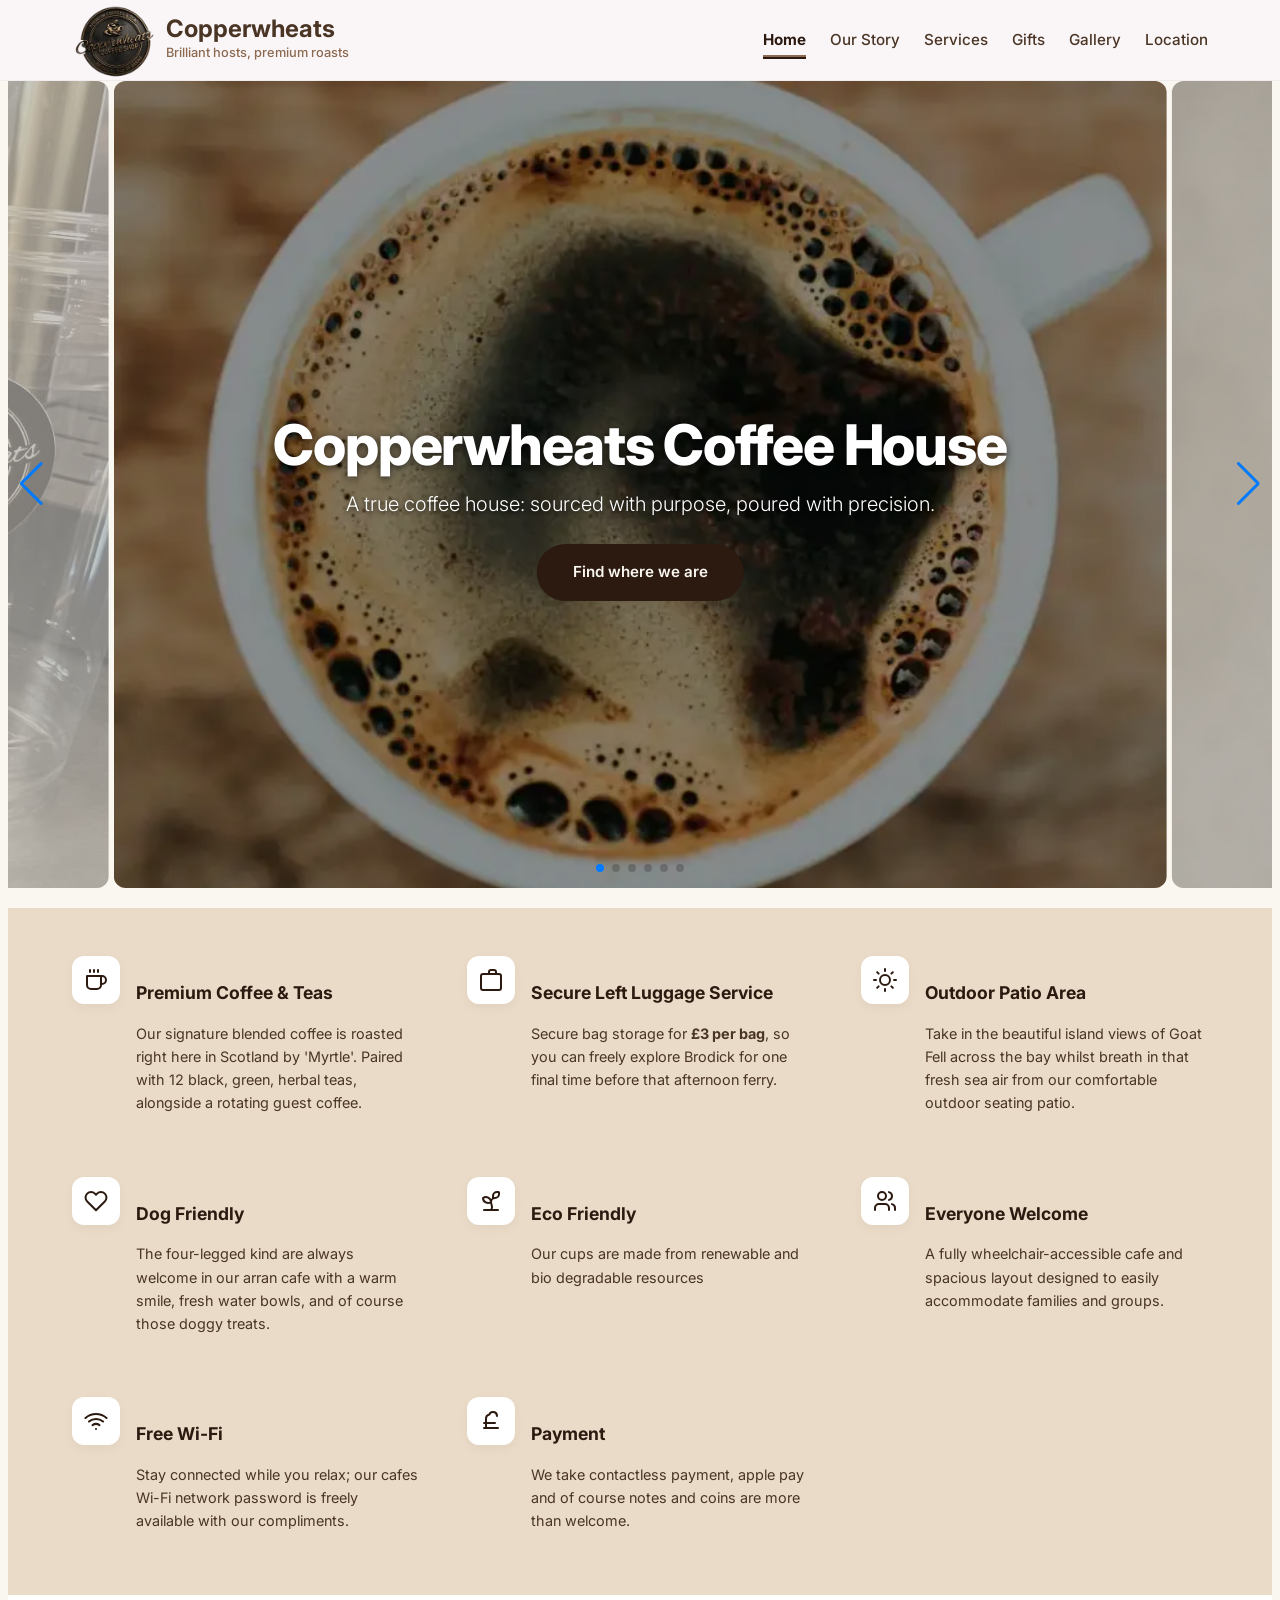
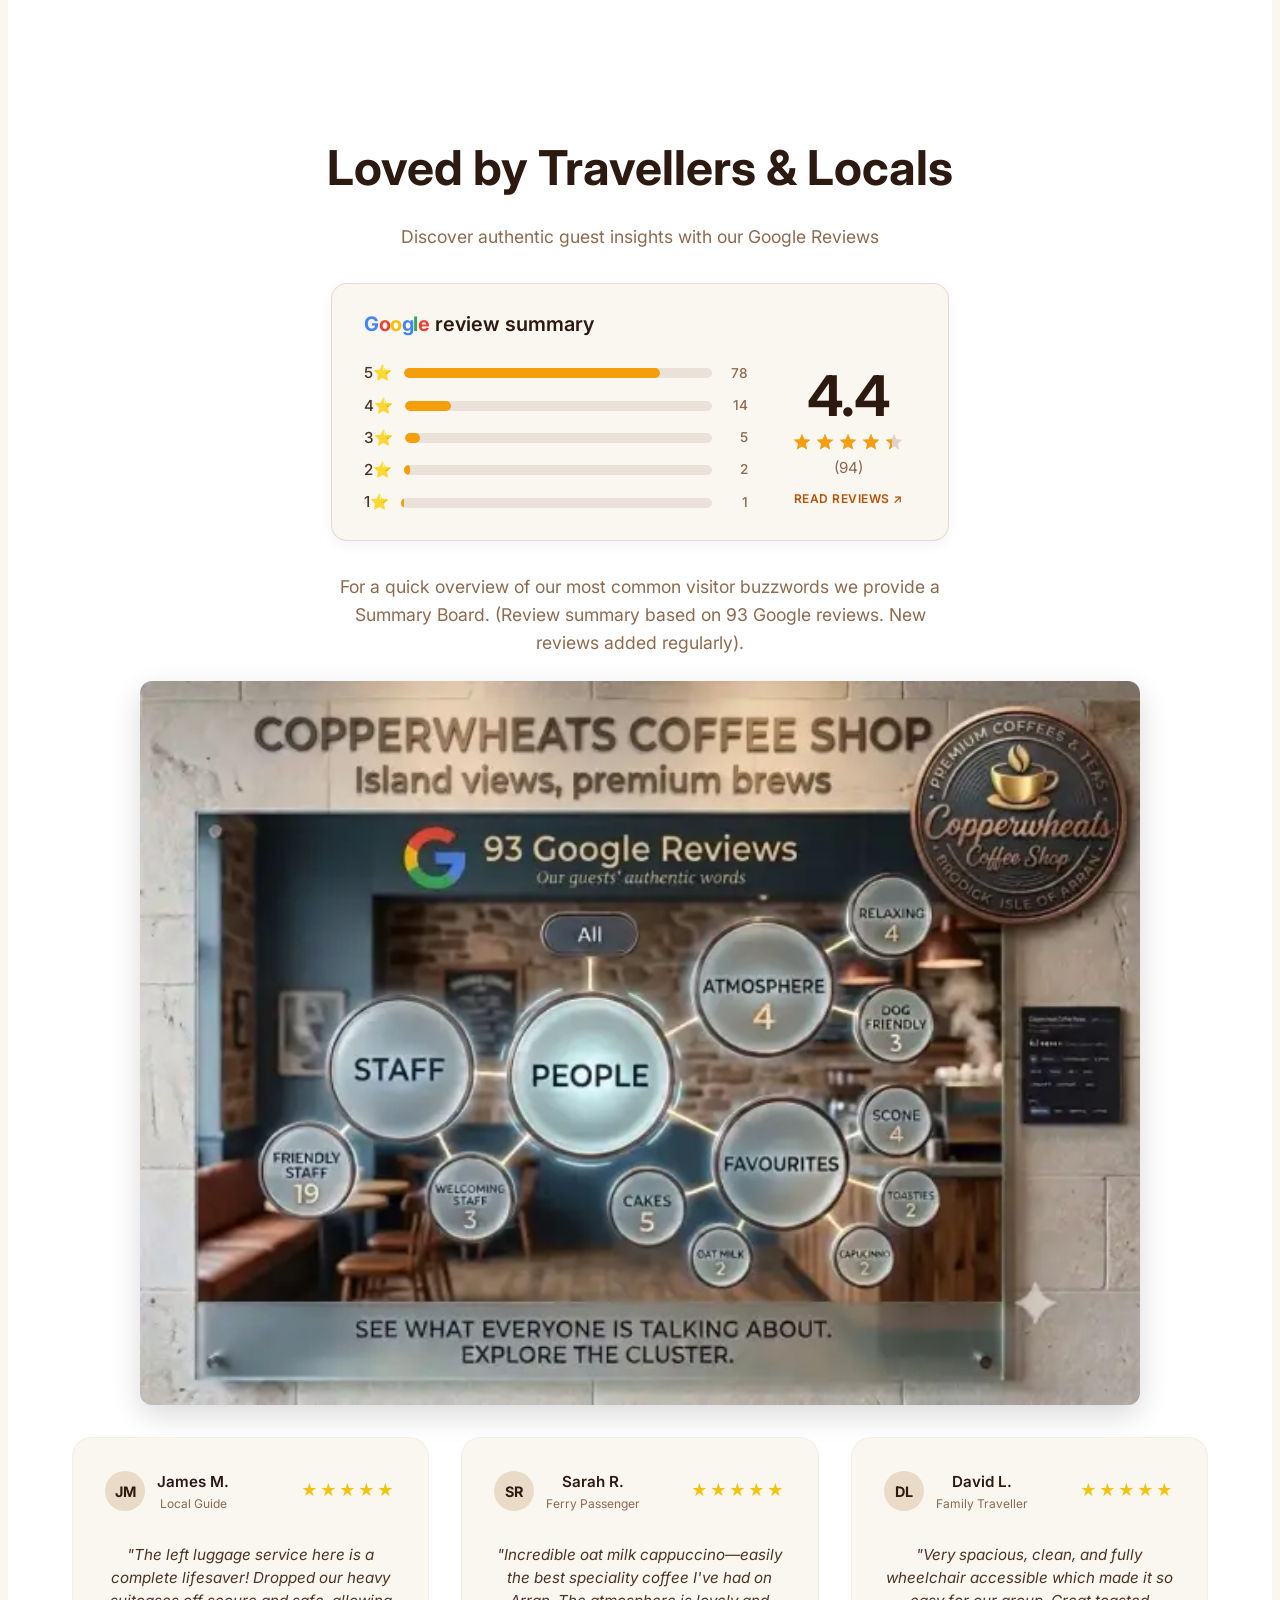
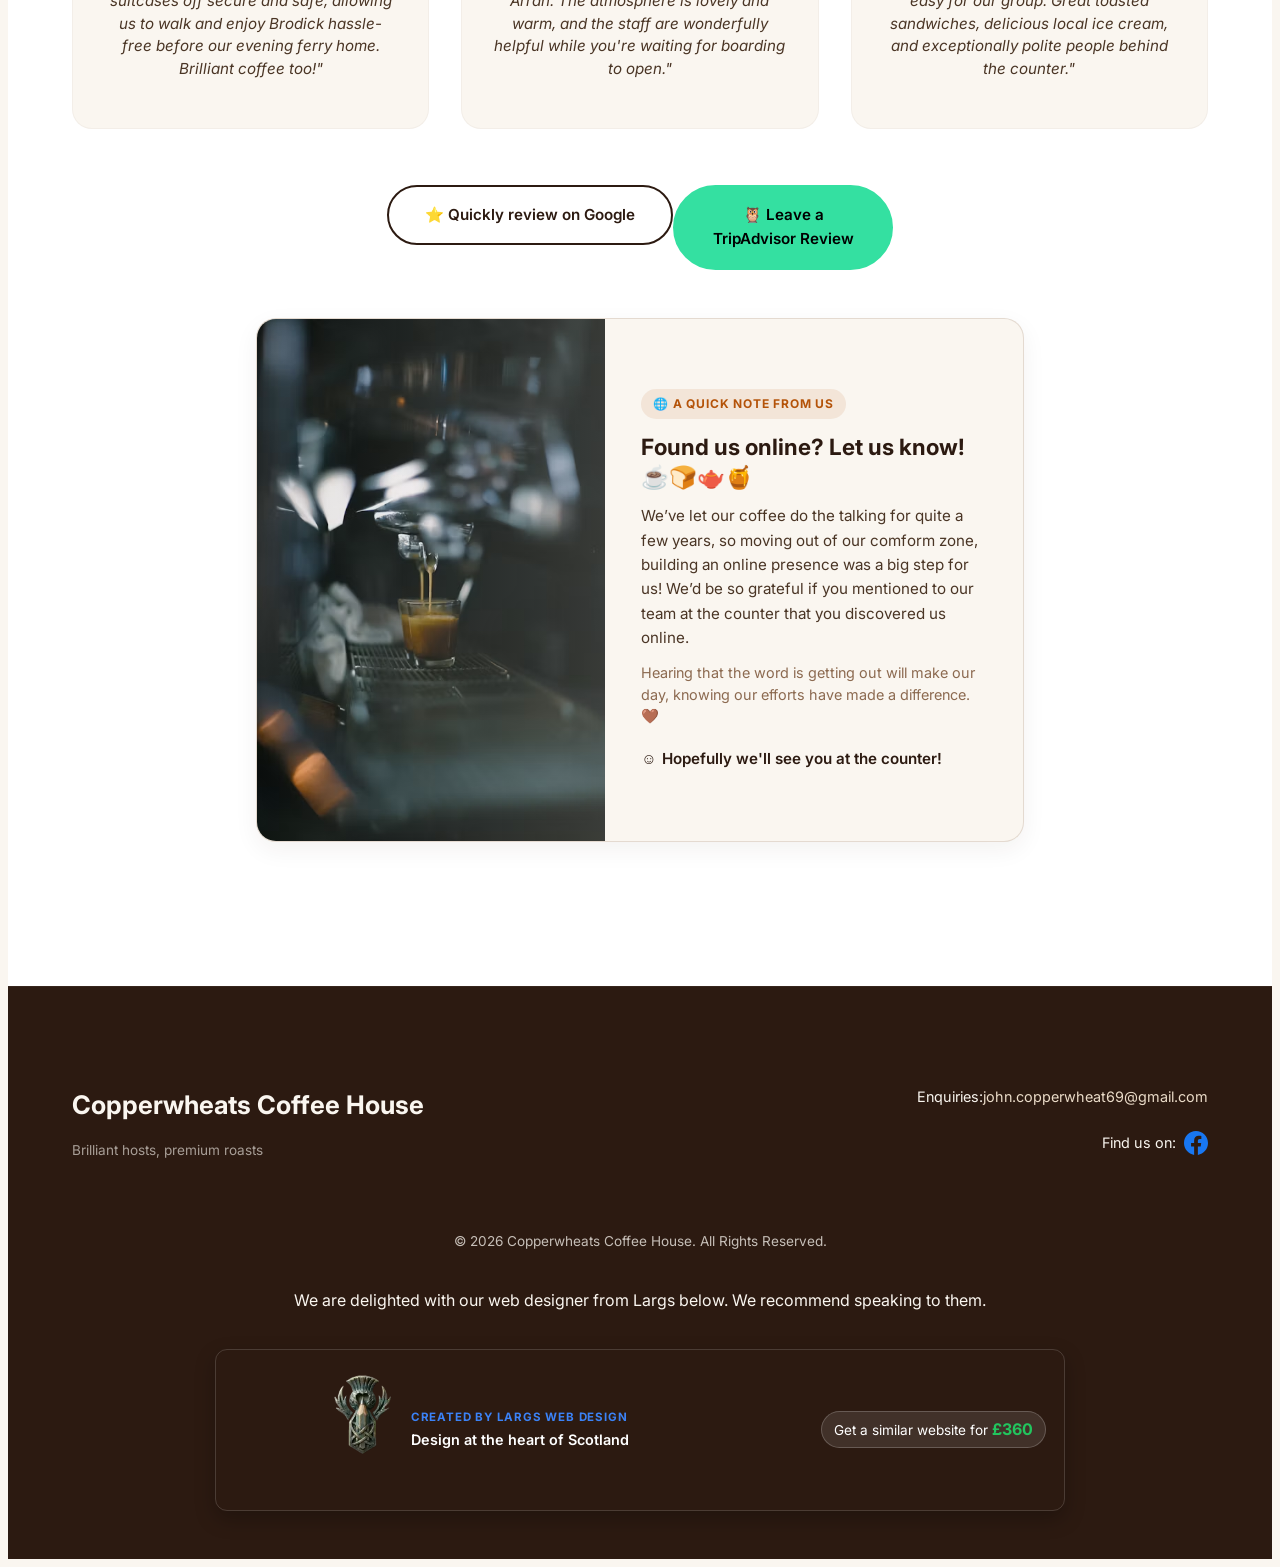
<file: index.html>
<!DOCTYPE html><html lang="en"><head><meta charset="UTF-8"><meta name="viewport" content="width=device-width, initial-scale=1.0"><!-- 1. Critical Preconnects & High-Priority LCP Asset --><link rel="preconnect" href="https://fonts.googleapis.com"><link rel="preconnect" href="https://fonts.gstatic.com" crossorigin><!-- Preload strictly on index route and inline critical background style --><link rel="preload" as="image" href="/images/CoffeeCup.webp" type="image/webp" fetchpriority="high"><style>
          .swiper-slide:first-child {
            background-image: linear-gradient(rgba(0,0,0,0.4), rgba(0,0,0,0.4)), url('/images/CoffeeCup.webp') !important;
          }
        </style><!-- 2. Async Non-Blocking Google Fonts Loading --><link rel="stylesheet" href="https://fonts.googleapis.com/css2?family=Cormorant+Garamond:wght@600;700&family=Plus+Jakarta+Sans:wght@300;400;500;600;700&family=Inter:wght@400;500;700&display=swap" media="print" onload="this.media='all'"><noscript><link rel="stylesheet" href="https://fonts.googleapis.com/css2?family=Cormorant+Garamond:wght@600;700&family=Plus+Jakarta+Sans:wght@300;400;500;600;700&family=Inter:wght@400;500;700&display=swap"></noscript><!-- 3. Favicons & Meta --><link rel="icon" type="image/png" href="/favicon.png" sizes="150x150"><link rel="apple-touch-icon" href="/favicon.png"><title>Copperwheats Coffee House</title><meta name="description" content="Home"><link rel="canonical" href="https://www.copperwheats.co.uk/"><!-- 4. SEO Schema & View Transitions --><script type="application/ld+json">{"@context":"https://schema.org","@type":"CafeOrCoffeeShop","name":"Copperwheats Coffee House","description":"Home","url":"https://www.copperwheats.co.uk","telephone":"+44 1770 303522","image":"https://www.copperwheats.co.uk/images/Shopfront.webp","servesCuisine":["Coffee","Cafe","Tea","Green Tea","Herbal Tea","Muffins","Pastries","Bakery","Ice Cream","Sandwiches","Toasties","Light Bites","Scottish","British","Vegetarian options","Gluten-free options","Vegan options"],"priceRange":"£","areaServed":[{"@type":"City","name":"Isle of Arran"},{"@type":"City","name":"Brodick"},{"@type":"City","name":"Lamlash"},{"@type":"City","name":"Whiting Bay"},{"@type":"City","name":"Lochranza"},{"@type":"City","name":"Kilmory"},{"@type":"City","name":"Blackwaterfoot"},{"@type":"City","name":"Corrie"},{"@type":"City","name":"Sannox"},{"@type":"City","name":"Pirnmill"},{"@type":"City","name":"Catacol"},{"@type":"City","name":"Machrie"},{"@type":"City","name":"Sliddery"},{"@type":"City","name":"Kildonan"},{"@type":"City","name":"Shiskine"}],"address":{"@type":"PostalAddress","streetAddress":"The Pier, Brodick, Isle of Arran","addressLocality":"Brodick","addressRegion":"Isle of Arran","postalCode":"KA27 8AX","addressCountry":"GB"},"geo":{"@type":"GeoCoordinates","latitude":55.5772,"longitude":-5.1385},"openingHoursSpecification":[{"@type":"OpeningHoursSpecification","dayOfWeek":"Monday","opens":"10:00","closes":"16:30"},{"@type":"OpeningHoursSpecification","dayOfWeek":"Tuesday","opens":"10:00","closes":"16:30"},{"@type":"OpeningHoursSpecification","dayOfWeek":"Wednesday","opens":"10:00","closes":"16:30"},{"@type":"OpeningHoursSpecification","dayOfWeek":"Thursday","opens":"10:00","closes":"16:30"},{"@type":"OpeningHoursSpecification","dayOfWeek":"Friday","opens":"10:00","closes":"16:30"},{"@type":"OpeningHoursSpecification","dayOfWeek":"Saturday","opens":"10:00","closes":"16:30"},{"@type":"OpeningHoursSpecification","dayOfWeek":"Sunday","opens":"10:00","closes":"16:30"}],"sameAs":["https://www.google.com/maps/place/?q=place_id:ChIJsR7E-07viUgRKh1IqQQ9mAc","https://www.facebook.com/Copperwheats","https://www.tripadvisor.co.uk/Restaurant_Review-g551754-d3649538-Reviews-Copperwheat_Coffee_House-Brodick_Isle_of_Arran_Scotland.html"]}</script><meta name="astro-view-transitions-enabled" content="true"><meta name="astro-view-transitions-fallback" content="animate"><script type="module" src="/_astro/ClientRouter.astro_astro_type_script_index_0_lang.Sx5bM3k1.js"></script><!-- 5. Non-Blocking Analytics --><script async src="https://www.googletagmanager.com/gtag/js?id=G-T9F1HF99BM"></script><script>
          window.dataLayer = window.dataLayer || [];
          function gtag(){dataLayer.push(arguments);}
          gtag('js', new Date());
          gtag('config', 'G-T9F1HF99BM');
        </script><link rel="stylesheet" href="/_astro/BaseLayout.ktLebIsI.css"><link rel="stylesheet" href="/_astro/index.DBu4YFjF.css"><style>[data-astro-transition-scope="astro-znvvpdic-4"] { view-transition-name: site-logo; }@layer astro { ::view-transition-old(site-logo) { 
	animation-duration: 180ms;
	animation-timing-function: cubic-bezier(0.76, 0, 0.24, 1);
	animation-fill-mode: both;
	animation-name: astroFadeOut; }::view-transition-new(site-logo) { 
	animation-duration: 180ms;
	animation-timing-function: cubic-bezier(0.76, 0, 0.24, 1);
	animation-fill-mode: both;
	animation-name: astroFadeIn; }[data-astro-transition=back]::view-transition-old(site-logo) { 
	animation-duration: 180ms;
	animation-timing-function: cubic-bezier(0.76, 0, 0.24, 1);
	animation-fill-mode: both;
	animation-name: astroFadeOut; }[data-astro-transition=back]::view-transition-new(site-logo) { 
	animation-duration: 180ms;
	animation-timing-function: cubic-bezier(0.76, 0, 0.24, 1);
	animation-fill-mode: both;
	animation-name: astroFadeIn; } }[data-astro-transition-fallback="old"] [data-astro-transition-scope="astro-znvvpdic-4"],
			[data-astro-transition-fallback="old"][data-astro-transition-scope="astro-znvvpdic-4"] { 
	animation-duration: 180ms;
	animation-timing-function: cubic-bezier(0.76, 0, 0.24, 1);
	animation-fill-mode: both;
	animation-name: astroFadeOut; }[data-astro-transition-fallback="new"] [data-astro-transition-scope="astro-znvvpdic-4"],
			[data-astro-transition-fallback="new"][data-astro-transition-scope="astro-znvvpdic-4"] { 
	animation-duration: 180ms;
	animation-timing-function: cubic-bezier(0.76, 0, 0.24, 1);
	animation-fill-mode: both;
	animation-name: astroFadeIn; }[data-astro-transition=back][data-astro-transition-fallback="old"] [data-astro-transition-scope="astro-znvvpdic-4"],
			[data-astro-transition=back][data-astro-transition-fallback="old"][data-astro-transition-scope="astro-znvvpdic-4"] { 
	animation-duration: 180ms;
	animation-timing-function: cubic-bezier(0.76, 0, 0.24, 1);
	animation-fill-mode: both;
	animation-name: astroFadeOut; }[data-astro-transition=back][data-astro-transition-fallback="new"] [data-astro-transition-scope="astro-znvvpdic-4"],
			[data-astro-transition=back][data-astro-transition-fallback="new"][data-astro-transition-scope="astro-znvvpdic-4"] { 
	animation-duration: 180ms;
	animation-timing-function: cubic-bezier(0.76, 0, 0.24, 1);
	animation-fill-mode: both;
	animation-name: astroFadeIn; }</style></head><body><!-- Encapsulated Header Component --><!-- GLOBAL HEADER --><header class="header-sticky" data-astro-cid-nen7h5rs><div class="container nav-container" data-astro-cid-nen7h5rs><a href="/" class="brand-logo" data-target="home" style="display: inline-flex !important; align-items: center !important; gap: 55px !important; text-decoration: none !important;" data-astro-cid-nen7h5rs><img data-astro-transition-scope="astro-znvvpdic-4" id="nav-logo-image" src="/logo.webp" alt="Copperwheats Coffee House" title="Copperwheats Coffee House Logo" style="display: block !important; position: static !important; height: 5em; width: auto; object-fit: contain; margin: 0 !important;" data-astro-cid-nen7h5rs><div class="logo-text" style="position: static !important; display: flex !important; flex-direction: column !important;" data-astro-cid-nen7h5rs><span id="lbl-logo-main" data-astro-cid-nen7h5rs>Copperwheats</span><span id="lbl-logo-sub" data-astro-cid-nen7h5rs>Brilliant hosts, premium roasts</span></div></a><!-- Mobile Hamburger Toggle Button --><button id="menu-toggle" aria-label="Toggle Navigation Menu" aria-expanded="false" class="mobile-menu-btn" data-astro-cid-nen7h5rs><span class="bar" data-astro-cid-nen7h5rs></span><span class="bar" data-astro-cid-nen7h5rs></span><span class="bar" data-astro-cid-nen7h5rs></span></button><!-- Navigation Drawer --><div id="nav-wrapper" class="nav-drawer-wrapper" data-astro-cid-nen7h5rs><nav aria-label="Main Navigation" data-astro-cid-c75fxstf><ul class="nav-list" data-astro-cid-c75fxstf><li data-astro-cid-c75fxstf><a href="/" class="nav-link active" aria-current="page" data-astro-cid-c75fxstf>Home</a></li><li data-astro-cid-c75fxstf><a href="/about" class="nav-link" data-astro-cid-c75fxstf>Our Story</a></li><li data-astro-cid-c75fxstf><a href="/services" class="nav-link" data-astro-cid-c75fxstf>Services</a></li><li data-astro-cid-c75fxstf><a href="/gifts" class="nav-link" data-astro-cid-c75fxstf>Gifts</a></li><li data-astro-cid-c75fxstf><a href="/gallery" class="nav-link" data-astro-cid-c75fxstf>Gallery</a></li><li data-astro-cid-c75fxstf><a href="/contact" class="nav-link" data-astro-cid-c75fxstf>Location</a></li></ul></nav></div></div></header><script type="module">function e(){let e=document.getElementById(`menu-toggle`),t=document.getElementById(`nav-wrapper`);e&&t&&(e.onclick=()=>{let n=e.getAttribute(`aria-expanded`)===`true`;e.setAttribute(`aria-expanded`,(!n).toString()),t.classList.toggle(`is-open`),e.classList.toggle(`is-active`)})}document.addEventListener(`astro:page-load`,e);</script><!-- PAGE MAIN CONTENT --><main><main data-astro-cid-lcdefpme><!-- HERO CAROUSEL SECTION --><section class="hero-carousel-section" data-astro-cid-lcdefpme><!-- <div class="nav-buffer"></div> --><div class="swiper hero-swiper" data-swiper-config="{&quot;effect&quot;:&quot;slide&quot;,&quot;centeredSlides&quot;:false,&quot;paginationType&quot;:&quot;bullets&quot;,&quot;autoplay&quot;:true,&quot;autoplayDelay&quot;:7000,&quot;loop&quot;:true,&quot;speed&quot;:1000,&quot;showNavigation&quot;:true,&quot;showPagination&quot;:true,&quot;breakpoints&quot;:{&quot;320&quot;:{&quot;slidesPerView&quot;:1.2,&quot;spaceBetween&quot;:3,&quot;centeredSlides&quot;:true},&quot;768&quot;:{&quot;slidesPerView&quot;:1.2,&quot;spaceBetween&quot;:3,&quot;centeredSlides&quot;:false},&quot;1024&quot;:{&quot;slidesPerView&quot;:1.2,&quot;spaceBetween&quot;:5,&quot;centeredSlides&quot;:true}}}" data-astro-cid-lcdefpme><div class="swiper-wrapper" data-astro-cid-lcdefpme><div class="swiper-slide" style="background-image: linear-gradient(rgba(0,0,0,0.4), rgba(0,0,0,0.4)), url('/images/CoffeeCup.webp');" data-astro-cid-lcdefpme><div class="hero-content" data-astro-cid-lcdefpme><h1 class="hero-title" data-astro-cid-lcdefpme>Copperwheats Coffee House</h1><p class="hero-desc" data-astro-cid-lcdefpme>A true coffee house: sourced with purpose, poured with precision.</p><a href="/contact" class="btn btn-primary" data-astro-cid-lcdefpme>Find where we are</a></div></div><div class="swiper-slide" style="background-image: linear-gradient(rgba(0,0,0,0.4), rgba(0,0,0,0.4)), url('/images/SeveralCoffeeCups.webp');" data-astro-cid-lcdefpme><div class="hero-content" data-astro-cid-lcdefpme><h1 class="hero-title" data-astro-cid-lcdefpme>We&#39;ll have your favourite!</h1><p class="hero-desc" data-astro-cid-lcdefpme>Cappuccino, Latte, Americano, Flat White, Mocha, Espresso, Iced Coffee, Hot Chocolate, Guest coffee, and 12 brands of tea, including green and herbal.</p></div></div><div class="swiper-slide" style="background-image: linear-gradient(rgba(0,0,0,0.4), rgba(0,0,0,0.4)), url('/images/FerryViewAtCopperwheats2.webp');" data-astro-cid-lcdefpme><div class="hero-content" data-astro-cid-lcdefpme><h1 class="hero-title" data-astro-cid-lcdefpme>Conveniently located by the Brodick Ferry Terminal</h1><p class="hero-desc" data-astro-cid-lcdefpme>The perfect spot to wait for the ferry before departure, or the bus to start your journey.</p><a href="/gallery" class="btn btn-primary" data-astro-cid-lcdefpme>See Our Gallery</a></div></div><div class="swiper-slide" style="background-image: linear-gradient(rgba(0,0,0,0.4), rgba(0,0,0,0.4)), url('/images/LeftLugguageOnTable.webp');" data-astro-cid-lcdefpme><div class="hero-content" data-astro-cid-lcdefpme><h1 class="hero-title" data-astro-cid-lcdefpme>Left Luggage Service</h1><p class="hero-desc" data-astro-cid-lcdefpme>Only £3 per bag!</p><a href="/services" class="btn btn-primary" data-astro-cid-lcdefpme>Our Services</a></div></div><div class="swiper-slide" style="background-image: linear-gradient(rgba(0,0,0,0.4), rgba(0,0,0,0.4)), url('/images/SconesBefore7.webp');" data-astro-cid-lcdefpme><div class="hero-content" data-astro-cid-lcdefpme><h1 class="hero-title" data-astro-cid-lcdefpme>Freshly Home Baked Goods</h1><p class="hero-desc" data-astro-cid-lcdefpme>See our scones bake in a second!</p><a href="/services" class="btn btn-primary" data-astro-cid-lcdefpme>Bake Me!</a></div></div><div class="swiper-slide" style="background-image: linear-gradient(rgba(0,0,0,0.4), rgba(0,0,0,0.4)), url('/images/CopperwheatsCoffeeCups.webp');" data-astro-cid-lcdefpme><div class="hero-content" data-astro-cid-lcdefpme><h1 class="hero-title" data-astro-cid-lcdefpme>Bio degradable and compostable Cups</h1><p class="hero-desc" data-astro-cid-lcdefpme>Greatest threat to our planet is the belief that someone else will save it.</p></div></div></div><!-- Controls --><div class="swiper-pagination" data-astro-cid-lcdefpme></div><div class="swiper-button-prev" data-astro-cid-lcdefpme></div><div class="swiper-button-next" data-astro-cid-lcdefpme></div></div></section><!------------------------------><!-- QUICK HIGHLIGHTS SECTION --><!------------------------------><section class="quick-highlights" data-astro-cid-lcdefpme><div class="container" data-astro-cid-lcdefpme><div class="highlights-grid" data-astro-cid-lcdefpme><div class="highlight-item" data-astro-cid-lcdefpme><div class="highlight-icon" data-astro-cid-lcdefpme><svg width="24" height="24" viewBox="0 0 24 24" fill="none" stroke="currentColor" stroke-width="2" stroke-linecap="round" stroke-linejoin="round"><path d="M17 8h1a4 4 0 1 1 0 8h-1"></path><path d="M3 8h14v9a4 4 0 0 1-4 4H7a4 4 0 0 1-4-4Z"></path><line x1="6" y1="2" x2="6" y2="4"></line><line x1="10" y1="2" x2="10" y2="4"></line><line x1="14" y1="2" x2="14" y2="4"></line></svg></div><div class="highlight-text" data-astro-cid-lcdefpme><h4 data-astro-cid-lcdefpme>Premium Coffee &amp; Teas</h4><p data-astro-cid-lcdefpme>Our signature blended coffee is roasted right here in Scotland by 'Myrtle'. Paired with 12 black, green, herbal teas, alongside a rotating guest coffee.</p></div></div><div class="highlight-item" data-astro-cid-lcdefpme><div class="highlight-icon" data-astro-cid-lcdefpme><svg width="24" height="24" viewBox="0 0 24 24" fill="none" stroke="currentColor" stroke-width="2" stroke-linecap="round" stroke-linejoin="round"><path d="M22 20V8a2 2 0 0 0-2-2h-3V4a2 2 0 0 0-2-2h-3a2 2 0 0 0-2 2v2H4a2 2 0 0 0-2 2v12a2 2 0 0 0 2 2h16a2 2 0 0 0 2-2z"></path><path d="M7 6h10"></path></svg></div><div class="highlight-text" data-astro-cid-lcdefpme><h4 data-astro-cid-lcdefpme>Secure Left Luggage Service</h4><p data-astro-cid-lcdefpme>Secure bag storage for <b>£3 per bag</b>, so you can freely explore Brodick for one final time before that afternoon ferry.</p></div></div><div class="highlight-item" data-astro-cid-lcdefpme><div class="highlight-icon" data-astro-cid-lcdefpme><svg width="24" height="24" viewBox="0 0 24 24" fill="none" stroke="currentColor" stroke-width="2" stroke-linecap="round" stroke-linejoin="round"><circle cx="12" cy="12" r="5"></circle><line x1="12" y1="1" x2="12" y2="3"></line><line x1="12" y1="21" x2="12" y2="23"></line><line x1="4.22" y1="4.22" x2="5.64" y2="5.64"></line><line x1="18.36" y1="18.36" x2="19.78" y2="19.78"></line><line x1="1" y1="12" x2="3" y2="12"></line><line x1="21" y1="12" x2="23" y2="12"></line><line x1="4.22" y1="19.78" x2="5.64" y2="18.36"></line><line x1="18.36" y1="5.64" x2="19.78" y2="4.22"></line></svg></div><div class="highlight-text" data-astro-cid-lcdefpme><h4 data-astro-cid-lcdefpme>Outdoor Patio Area</h4><p data-astro-cid-lcdefpme>Take in the beautiful island views of Goat Fell across the bay whilst breath in that fresh sea air from our comfortable outdoor seating patio.</p></div></div><div class="highlight-item" data-astro-cid-lcdefpme><div class="highlight-icon" data-astro-cid-lcdefpme><svg width="24" height="24" viewBox="0 0 24 24" fill="none" stroke="currentColor" stroke-width="2" stroke-linecap="round" stroke-linejoin="round"><path d="M20.84 4.61a5.5 5.5 0 0 0-7.78 0L12 5.67l-1.06-1.06a5.5 5.5 0 0 0-7.78 7.78l1.06 1.06L12 21.23l7.78-7.78 1.06-1.06a5.5 5.5 0 0 0 0-7.78z"></path></svg></div><div class="highlight-text" data-astro-cid-lcdefpme><h4 data-astro-cid-lcdefpme>Dog Friendly</h4><p data-astro-cid-lcdefpme>The four-legged kind are always welcome in our arran cafe with a warm smile, fresh water bowls, and of course those doggy treats.</p></div></div><div class="highlight-item" data-astro-cid-lcdefpme><div class="highlight-icon" data-astro-cid-lcdefpme><svg xmlns="http://www.w3.org/2000/svg" width="24" height="24" viewBox="0 0 24 24" fill="none" stroke="currentColor" stroke-width="2" stroke-linecap="round" stroke-linejoin="round"><path d="M14 9.536V7a4 4 0 0 1 4-4h1.5a.5.5 0 0 1 .5.5V5a4 4 0 0 1-4 4 4 4 0 0 0-4 4c0 2 1 3 1 5a5 5 0 0 1-1 3"/><path d="M4 9a5 5 0 0 1 8 4 5 5 0 0 1-8-4"/><path d="M5 21h14"/></svg></div><div class="highlight-text" data-astro-cid-lcdefpme><h4 data-astro-cid-lcdefpme>Eco Friendly</h4><p data-astro-cid-lcdefpme>Our cups are made from renewable and bio degradable resources</p></div></div><div class="highlight-item" data-astro-cid-lcdefpme><div class="highlight-icon" data-astro-cid-lcdefpme><svg width="24" height="24" viewBox="0 0 24 24" fill="none" stroke="currentColor" stroke-width="2" stroke-linecap="round" stroke-linejoin="round"><path d="M16 21v-2a4 4 0 0 0-4-4H6a4 4 0 0 0-4 4v2"></path><circle cx="9" cy="7" r="4"></circle><path d="M22 21v-2a4 4 0 0 0-3-3.87"></path><path d="M16 3.13a4 4 0 0 1 0 7.75"></path></svg></div><div class="highlight-text" data-astro-cid-lcdefpme><h4 data-astro-cid-lcdefpme>Everyone Welcome</h4><p data-astro-cid-lcdefpme>A fully wheelchair-accessible cafe and spacious layout designed to easily accommodate families and groups.</p></div></div><div class="highlight-item" data-astro-cid-lcdefpme><div class="highlight-icon" data-astro-cid-lcdefpme><svg width="24" height="24" viewBox="0 0 24 24" fill="none" stroke="currentColor" stroke-width="2" stroke-linecap="round" stroke-linejoin="round"><path d="M5 12.55a11 11 0 0 1 14.08 0"></path><path d="M1.42 9a16 16 0 0 1 21.16 0"></path><path d="M8.53 16.11a6 6 0 0 1 6.94 0"></path><line x1="12" y1="20" x2="12.01" y2="20"></line></svg></div><div class="highlight-text" data-astro-cid-lcdefpme><h4 data-astro-cid-lcdefpme>Free Wi-Fi</h4><p data-astro-cid-lcdefpme>Stay connected while you relax; our cafes Wi-Fi network password is freely available with our compliments.</p></div></div><div class="highlight-item" data-astro-cid-lcdefpme><div class="highlight-icon" data-astro-cid-lcdefpme><svg width="24" height="24" viewBox="0 0 24 24" fill="none" stroke="currentColor" stroke-width="2" stroke-linecap="round" stroke-linejoin="round"><path d="M18 7a4 4 0 0 0-7.75-1.38A4 4 0 0 0 7 9.5V19h11" /><path d="M5 14h11" /><path d="M5 19h14" /></svg></div><div class="highlight-text" data-astro-cid-lcdefpme><h4 data-astro-cid-lcdefpme>Payment</h4><p data-astro-cid-lcdefpme>We take contactless payment, apple pay and of course notes and coins are more than welcome.</p></div></div></div></div></section><!-------------------------------><!----- REVIEWS SECTION ---------><!-------------------------------><section class="reviews-section" data-astro-cid-lcdefpme><div class="container text-center" data-astro-cid-lcdefpme><!-- Section Title & Subtitle --><h2 class="section-title" id="lbl-review-title" data-astro-cid-lcdefpme>Loved by Travellers &amp; Locals</h2><p class="section-subtitle" id="lbl-review-subtitle" style="margin-bottom: 1.5rem !important;" data-astro-cid-lcdefpme>Discover authentic guest insights with our Google Reviews</p><!-- 3. Google Reviews Spotlight Section (Controlled via Config) --><section class="review-summary-section" data-astro-cid-olxq4rxa><div class="review-summary-card" data-astro-cid-olxq4rxa><div class="header-row" data-astro-cid-olxq4rxa><h3 class="summary-title" data-astro-cid-olxq4rxa><span class="google-logo" data-astro-cid-olxq4rxa><span style="color: #4285F4;" data-astro-cid-olxq4rxa>G</span><span style="color: #EA4335;" data-astro-cid-olxq4rxa>o</span><span style="color: #FBBC05;" data-astro-cid-olxq4rxa>o</span><span style="color: #4285F4;" data-astro-cid-olxq4rxa>g</span><span style="color: #34A853;" data-astro-cid-olxq4rxa>l</span><span style="color: #EA4335;" data-astro-cid-olxq4rxa>e</span></span>review summary</h3></div><div class="summary-grid" data-astro-cid-olxq4rxa><!-- Left side: 5-star rating breakdown bars with individual review counts --><div class="bars-container" data-astro-cid-olxq4rxa><div class="bar-row" data-astro-cid-olxq4rxa><span class="star-label" data-astro-cid-olxq4rxa>5⭐</span><div class="bar-track" data-astro-cid-olxq4rxa><div class="bar-fill" style="width: 83%" data-astro-cid-olxq4rxa></div></div><span class="star-count" data-astro-cid-olxq4rxa>78</span></div><div class="bar-row" data-astro-cid-olxq4rxa><span class="star-label" data-astro-cid-olxq4rxa>4⭐</span><div class="bar-track" data-astro-cid-olxq4rxa><div class="bar-fill" style="width: 15%" data-astro-cid-olxq4rxa></div></div><span class="star-count" data-astro-cid-olxq4rxa>14</span></div><div class="bar-row" data-astro-cid-olxq4rxa><span class="star-label" data-astro-cid-olxq4rxa>3⭐</span><div class="bar-track" data-astro-cid-olxq4rxa><div class="bar-fill" style="width: 5%" data-astro-cid-olxq4rxa></div></div><span class="star-count" data-astro-cid-olxq4rxa>5</span></div><div class="bar-row" data-astro-cid-olxq4rxa><span class="star-label" data-astro-cid-olxq4rxa>2⭐</span><div class="bar-track" data-astro-cid-olxq4rxa><div class="bar-fill" style="width: 2%" data-astro-cid-olxq4rxa></div></div><span class="star-count" data-astro-cid-olxq4rxa>2</span></div><div class="bar-row" data-astro-cid-olxq4rxa><span class="star-label" data-astro-cid-olxq4rxa>1⭐</span><div class="bar-track" data-astro-cid-olxq4rxa><div class="bar-fill" style="width: 1%" data-astro-cid-olxq4rxa></div></div><span class="star-count" data-astro-cid-olxq4rxa>1</span></div></div><!-- Right side: Clickable Score, Stars & Total Count Link --><a href="https://search.google.com/local/reviews?placeid=ChIJsR7E-07viUgRKh1IqQQ9mAc" id="link-google-reviews-home" target="_blank" rel="noopener noreferrer" class="score-link-container" title="View our Google Reviews" data-astro-cid-olxq4rxa><div class="big-score" data-astro-cid-olxq4rxa>4.4</div><!-- Reliable SVG Star Rendering --><div class="stars-row" aria-label="Rating: 4.4 out of 5 stars" data-astro-cid-olxq4rxa><div class="star-wrapper" data-astro-cid-olxq4rxa><svg viewBox="0 0 24 24" class="star-svg empty-star" data-astro-cid-olxq4rxa><path d="M12 17.27L18.18 21l-1.64-7.03L22 9.24l-7.19-.61L12 2 9.19 8.63 2 9.24l5.46 4.73L5.82 21z" data-astro-cid-olxq4rxa></path></svg><div class="star-filled-clip" style="width: 100%" data-astro-cid-olxq4rxa><svg viewBox="0 0 24 24" class="star-svg full-star" data-astro-cid-olxq4rxa><path d="M12 17.27L18.18 21l-1.64-7.03L22 9.24l-7.19-.61L12 2 9.19 8.63 2 9.24l5.46 4.73L5.82 21z" data-astro-cid-olxq4rxa></path></svg></div></div><div class="star-wrapper" data-astro-cid-olxq4rxa><svg viewBox="0 0 24 24" class="star-svg empty-star" data-astro-cid-olxq4rxa><path d="M12 17.27L18.18 21l-1.64-7.03L22 9.24l-7.19-.61L12 2 9.19 8.63 2 9.24l5.46 4.73L5.82 21z" data-astro-cid-olxq4rxa></path></svg><div class="star-filled-clip" style="width: 100%" data-astro-cid-olxq4rxa><svg viewBox="0 0 24 24" class="star-svg full-star" data-astro-cid-olxq4rxa><path d="M12 17.27L18.18 21l-1.64-7.03L22 9.24l-7.19-.61L12 2 9.19 8.63 2 9.24l5.46 4.73L5.82 21z" data-astro-cid-olxq4rxa></path></svg></div></div><div class="star-wrapper" data-astro-cid-olxq4rxa><svg viewBox="0 0 24 24" class="star-svg empty-star" data-astro-cid-olxq4rxa><path d="M12 17.27L18.18 21l-1.64-7.03L22 9.24l-7.19-.61L12 2 9.19 8.63 2 9.24l5.46 4.73L5.82 21z" data-astro-cid-olxq4rxa></path></svg><div class="star-filled-clip" style="width: 100%" data-astro-cid-olxq4rxa><svg viewBox="0 0 24 24" class="star-svg full-star" data-astro-cid-olxq4rxa><path d="M12 17.27L18.18 21l-1.64-7.03L22 9.24l-7.19-.61L12 2 9.19 8.63 2 9.24l5.46 4.73L5.82 21z" data-astro-cid-olxq4rxa></path></svg></div></div><div class="star-wrapper" data-astro-cid-olxq4rxa><svg viewBox="0 0 24 24" class="star-svg empty-star" data-astro-cid-olxq4rxa><path d="M12 17.27L18.18 21l-1.64-7.03L22 9.24l-7.19-.61L12 2 9.19 8.63 2 9.24l5.46 4.73L5.82 21z" data-astro-cid-olxq4rxa></path></svg><div class="star-filled-clip" style="width: 100%" data-astro-cid-olxq4rxa><svg viewBox="0 0 24 24" class="star-svg full-star" data-astro-cid-olxq4rxa><path d="M12 17.27L18.18 21l-1.64-7.03L22 9.24l-7.19-.61L12 2 9.19 8.63 2 9.24l5.46 4.73L5.82 21z" data-astro-cid-olxq4rxa></path></svg></div></div><div class="star-wrapper" data-astro-cid-olxq4rxa><svg viewBox="0 0 24 24" class="star-svg empty-star" data-astro-cid-olxq4rxa><path d="M12 17.27L18.18 21l-1.64-7.03L22 9.24l-7.19-.61L12 2 9.19 8.63 2 9.24l5.46 4.73L5.82 21z" data-astro-cid-olxq4rxa></path></svg><div class="star-filled-clip" style="width: 40%" data-astro-cid-olxq4rxa><svg viewBox="0 0 24 24" class="star-svg full-star" data-astro-cid-olxq4rxa><path d="M12 17.27L18.18 21l-1.64-7.03L22 9.24l-7.19-.61L12 2 9.19 8.63 2 9.24l5.46 4.73L5.82 21z" data-astro-cid-olxq4rxa></path></svg></div></div></div><div class="total-count" data-astro-cid-olxq4rxa>(94)</div><span class="read-reviews-btn" data-astro-cid-olxq4rxa>Read Reviews ↗</span></a></div></div></section><!-- Optional Google Summary Board Feature --><div class="section-google-summary" style="width: 100%; padding: 0 !important; text-align: center;" data-astro-cid-lcdefpme><div class="google-summary-board" style="margin: 0 auto 1.5rem auto !important; max-width: 1000px !important; width: 90% !important;" data-astro-cid-lcdefpme><p class="section-subtitle" id="lbl-summary-board-text" style="margin-top: 0 !important; margin-bottom: 1.5rem !important;" data-astro-cid-lcdefpme>For a quick overview of our most common visitor buzzwords we provide a Summary Board. (Review summary based on 93 Google reviews. New reviews added regularly).</p><img src="/images/GoogleReviews_SummaryBoard.webp" alt="Google Review Summary Board" title="Google Review Summary Board" loading="lazy" decoding="async" style="display: block !important; width: 100% !important; height: auto !important; border-radius: 12px !important; box-shadow: 0 10px 30px rgba(0,0,0,0.15) !important; object-fit: cover !important;" data-astro-cid-lcdefpme></div></div><!-- Dynamic Review Cards Grid --><div class="reviews-grid" id="container-reviews" data-astro-cid-lcdefpme><div class="review-card" data-astro-cid-lcdefpme><div class="review-header" data-astro-cid-lcdefpme><div class="reviewer-info" data-astro-cid-lcdefpme><div class="reviewer-avatar" data-astro-cid-lcdefpme>JM</div><div data-astro-cid-lcdefpme><div class="reviewer-name" data-astro-cid-lcdefpme>James M.</div><div class="reviewer-meta" data-astro-cid-lcdefpme>Local Guide</div></div></div><span class="reviews-rating-stars" data-astro-cid-lcdefpme>★★★★★</span></div><p class="review-text" data-astro-cid-lcdefpme>&quot;The left luggage service here is a complete lifesaver! Dropped our heavy suitcases off secure and safe, allowing us to walk and enjoy Brodick hassle-free before our evening ferry home. Brilliant coffee too!&quot;</p></div><div class="review-card" data-astro-cid-lcdefpme><div class="review-header" data-astro-cid-lcdefpme><div class="reviewer-info" data-astro-cid-lcdefpme><div class="reviewer-avatar" data-astro-cid-lcdefpme>SR</div><div data-astro-cid-lcdefpme><div class="reviewer-name" data-astro-cid-lcdefpme>Sarah R.</div><div class="reviewer-meta" data-astro-cid-lcdefpme>Ferry Passenger</div></div></div><span class="reviews-rating-stars" data-astro-cid-lcdefpme>★★★★★</span></div><p class="review-text" data-astro-cid-lcdefpme>&quot;Incredible oat milk cappuccino—easily the best speciality coffee I&#39;ve had on Arran. The atmosphere is lovely and warm, and the staff are wonderfully helpful while you&#39;re waiting for boarding to open.&quot;</p></div><div class="review-card" data-astro-cid-lcdefpme><div class="review-header" data-astro-cid-lcdefpme><div class="reviewer-info" data-astro-cid-lcdefpme><div class="reviewer-avatar" data-astro-cid-lcdefpme>DL</div><div data-astro-cid-lcdefpme><div class="reviewer-name" data-astro-cid-lcdefpme>David L.</div><div class="reviewer-meta" data-astro-cid-lcdefpme>Family Traveller</div></div></div><span class="reviews-rating-stars" data-astro-cid-lcdefpme>★★★★★</span></div><p class="review-text" data-astro-cid-lcdefpme>&quot;Very spacious, clean, and fully wheelchair accessible which made it so easy for our group. Great toasted sandwiches, delicious local ice cream, and exceptionally polite people behind the counter.&quot;</p></div></div><!-- Review Action Buttons --><div id="wrapper-reviews-home" style="margin-top: 3rem; text-align: center;" data-astro-cid-lcdefpme><a href="https://search.google.com/local/writereview?placeid=ChIJsR7E-07viUgRKh1IqQQ9mAc" id="btn-google-review-home" class="btn btn-secondary" target="_blank" rel="noopener noreferrer" style="display: inline-flex; align-items: center; gap: 0.5rem;" data-astro-cid-lcdefpme>⭐ Quickly review on Google</a><a href="https://www.tripadvisor.co.uk/Restaurant_Review-g551754-d3649538-Reviews-Copperwheat_Coffee_House-Brodick_Isle_of_Arran_Scotland.html" id="btn-tripadvisor-review-home" class="btn btn-secondary" target="_blank" rel="noopener noreferrer" style="margin-top: 0.5rem; display: inline-flex; align-items: center; justify-content: center; gap: 0.5rem; width: 100%; max-width: 220px; margin-left: auto; margin-right: auto; background-color: #34E0A1; border-color: #34E0A1; color: #000000;" data-astro-cid-lcdefpme>🦉 Leave a TripAdvisor Review</a></div></div><!-- React Hydrated Astro Island --><section class="discover-note-section" data-astro-cid-5hnzyw7l><div class="discover-card" data-astro-cid-5hnzyw7l><div class="card-image-wrapper" data-astro-cid-5hnzyw7l><img src="/images/expresso.avif" alt="Beautiful expresso coffee" class="card-img" loading="lazy" data-astro-cid-5hnzyw7l><div class="image-overlay" data-astro-cid-5hnzyw7l></div></div><div class="card-content" data-astro-cid-5hnzyw7l><span class="badge" data-astro-cid-5hnzyw7l>🌐 A Quick Note From Us</span><h2 class="headline" data-astro-cid-5hnzyw7l>Found us online? Let us know! ☕🍞🫖🍯</h2><p class="body-text" data-astro-cid-5hnzyw7l>We’ve let our coffee do the talking for quite a few years, so moving out of our comform zone, building an online presence was a big step for us! We’d be so grateful if you mentioned to our team at the counter that you discovered us online.</p><p class="sub-text" data-astro-cid-5hnzyw7l>Hearing that the word is getting out will make our day, knowing our efforts have made a difference. 🤎</p><div class="sign-off" data-astro-cid-5hnzyw7l><span class="heart-emoji" data-astro-cid-5hnzyw7l>☺️</span> Hopefully we'll see you at the counter!</div></div></div></section></section></main></main><!-- GLOBAL FOOTER --><footer class="footer"><div class="container"><!-- Client Footer Section --><div class="footer-grid"><div class="footer-brand"><h4 id="lbl-footer-name">Copperwheats Coffee House</h4><p id="lbl-footer-tagline">Brilliant hosts, premium roasts</p></div><div class="footer-meta"><p>Enquiries:<a href="mailto:john.copperwheat69@gmail.com" id="lbl-footer-email-link">john.copperwheat69@gmail.com</a></p><div class="social-links"><span>Find us on:</span><a href="https://www.facebook.com/Copperwheats" target="_blank" rel="noopener noreferrer" aria-label="Visit Copperwheats on Facebook"><svg xmlns="http://www.w3.org/2000/svg" width="24" height="24" viewBox="0 0 24 24" fill="#1877F2"><path d="M24 12.073c0-6.627-5.373-12-12-12s-12 5.373-12 12c0 5.99 4.388 10.954 10.125 11.854v-8.385H7.078v-3.47h3.047V9.43c0-3.007 1.792-4.669 4.533-4.669 1.312 0 2.686.235 2.686.235v2.953H15.83c-1.491 0-1.956.925-1.956 1.874v2.25h3.328l-.532 3.47h-2.796v8.385C19.612 23.027 24 18.062 24 12.073z"></path></svg></a></div></div></div><!-- Largs Web Design Ad Banner & Copyright Section --><div class="footer-ad-container" id="lbl-footer-copyright"><div class="footer-copyright-text">&copy; 2026 Copperwheats Coffee House. All Rights Reserved.</div><p>We are delighted with our web designer from Largs below. We recommend speaking to them.</p><div class="largs-ad-banner"><a href="https://www.largswebdesign.co.uk" target="_blank" rel="noopener noreferrer" class="largs-ad-link"><!-- Largs Web Design Logo --><img src="/images/largs-web-design-logo.webp" alt="Largs Web Design Logo" class="largs-logo"><div class="largs-ad-text"><span class="largs-tag">Created by Largs Web Design</span><span class="largs-title">Design at the heart of Scotland</span></div><div class="largs-action-group"><div class="largs-price-tag">Get a similar website for <strong>£360</strong></div></div></a></div></div></div></footer><!-- Pinned floating call button --><a id="floating-cta-button" href="https://www.google.com/maps/dir/?api=1&amp;destination=Copperwheats%20Coffee%20House&amp;destination_place_id=ChIJsR7E-07viUgRKh1IqQQ9mAc" class="floating-cta-btn hide-at-top" target="_blank" rel="noopener noreferrer" style="--btn-bg: #4A3525; --btn-hover: #8C6A50; --btn-opacity: 0.5;" data-astro-cid-67ubvuye><svg class="directions-icon" viewBox="0 0 24 24" width="20" height="20" fill="currentColor" data-astro-cid-67ubvuye><path d="M22.43 10.59l-9.01-9.01c-.78-.78-2.05-.78-2.83 0l-9.01 9.01c-.78.78-.78 2.05 0 2.83l9.01 9.01c.78.78 2.05.78 2.83 0l9.01-9.01c.79-.78.79-2.05 0-2.83zm-8.93 2.91v-2.5h-4v3h-2v-4c0-.55.45-1 1-1h5v-2.5l3.5 3.5-3.5 3.5z" data-astro-cid-67ubvuye></path></svg><span data-astro-cid-67ubvuye>Get Directions</span></a><script type="module">var e=document.getElementById(`floating-cta-button`);e&&window.addEventListener(`scroll`,()=>{window.scrollY<120?e.classList.add(`is-hidden`):e.classList.remove(`is-hidden`)},{passive:!0});</script></body></html><!-- SWIPER CSS & JS CDN IMPORTS --><link rel="stylesheet" href="https://cdn.jsdelivr.net/npm/swiper@11/swiper-bundle.min.css"><script src="https://cdn.jsdelivr.net/npm/swiper@11/swiper-bundle.min.js"></script><!-- SWIPER INITIALIZATION SCRIPT --><script>
  // Global variable to keep track of the instance across transitions
  window.myHeroSwiper = window.myHeroSwiper || null;

  document.addEventListener('astro:page-load', () => {
    const swiperEl = document.querySelector('.hero-swiper');
    if (!swiperEl) return;

    // Destroy existing instance to clear memory and prevent frozen states
    if (window.myHeroSwiper && typeof window.myHeroSwiper.destroy === 'function') {
      window.myHeroSwiper.destroy(true, true);
    }

    const userConfig = JSON.parse(swiperEl.getAttribute('data-swiper-config') || '{}');
    const pagType = userConfig.paginationType || 'bullets';

    let spv = userConfig.slidesPerView ?? 1;
    if (spv !== 'auto') {
      spv = parseFloat(spv) || 1;
    }

    const options = {
      effect: userConfig.effect || 'slide',
      slidesPerView: spv,
      spaceBetween: userConfig.spaceBetween ?? 20,
      centeredSlides: userConfig.centeredSlides ?? true,
      loop: userConfig.loop !== false,
      speed: userConfig.speed || 800,
      
      // Pass responsive breakpoints directly from config.json
      breakpoints: userConfig.breakpoints || {},

      pagination: userConfig.showPagination ? {
        el: '.swiper-pagination',
        clickable: true,
        type: pagType === 'dynamic' ? 'bullets' : pagType,
        dynamicBullets: pagType === 'dynamic'
      } : false,

      navigation: userConfig.showNavigation ? {
        nextEl: '.swiper-button-next',
        prevEl: '.swiper-button-prev'
      } : false,

      coverflowEffect: userConfig.coverflow || { rotate: 50, stretch: 0, depth: 100, modifier: 1, slideShadows: true },
      cubeEffect: userConfig.cube || { shadow: true, slideShadows: true, shadowOffset: 20, shadowScale: 0.94 },
      cardsEffect: userConfig.cards || { slideShadows: true, perSlideRotate: 2, perSlideOffset: 8 },
      flipEffect: userConfig.flip || { slideShadows: true, limitRotation: true }
    };

    if (userConfig.autoplay) {
      options.autoplay = {
        delay: userConfig.autoplayDelay || 5000,
        disableOnInteraction: false,
      };
    }

    // Initialize Swiper and attach to global scope for destruction reference
    if (typeof Swiper !== 'undefined') {
      window.myHeroSwiper = new Swiper('.hero-swiper', options);
    }
  });
</script><!-- STYLES (PASTE HERE AT THE BOTTOM) -->
</file>
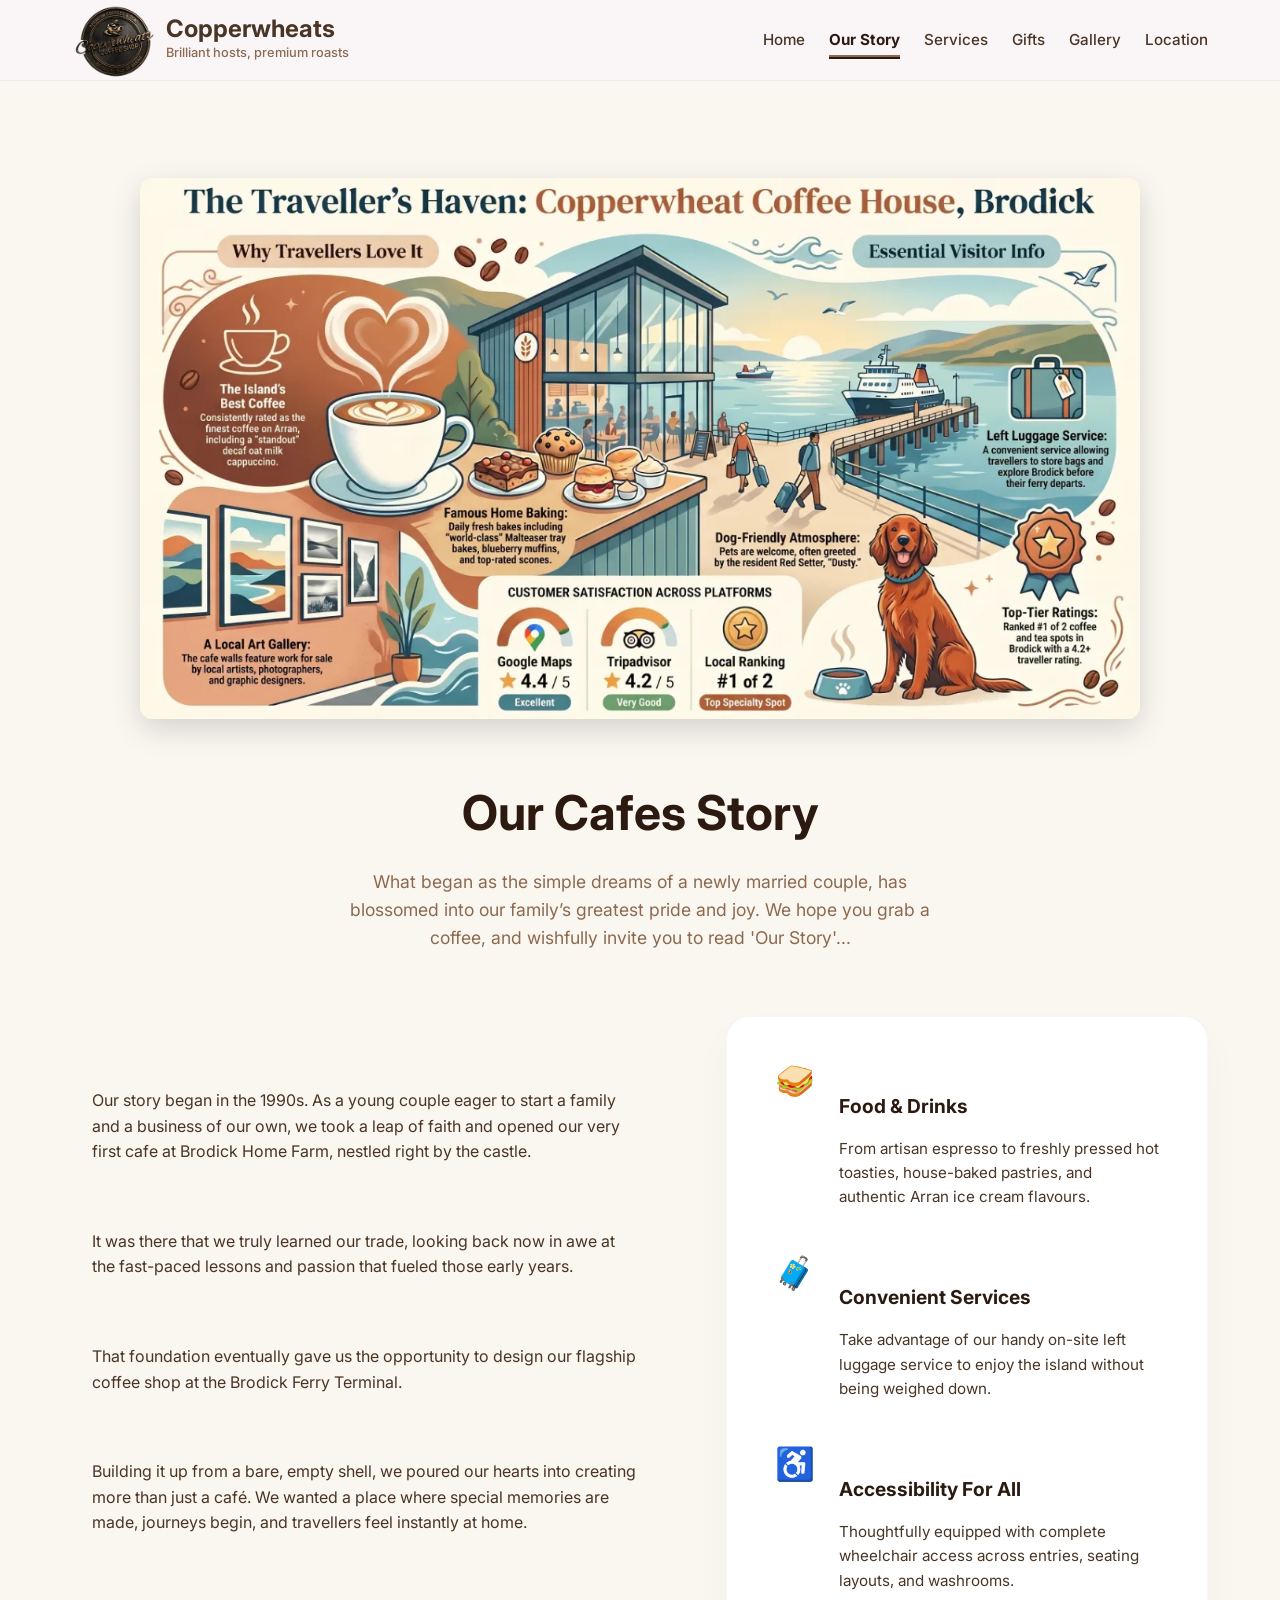
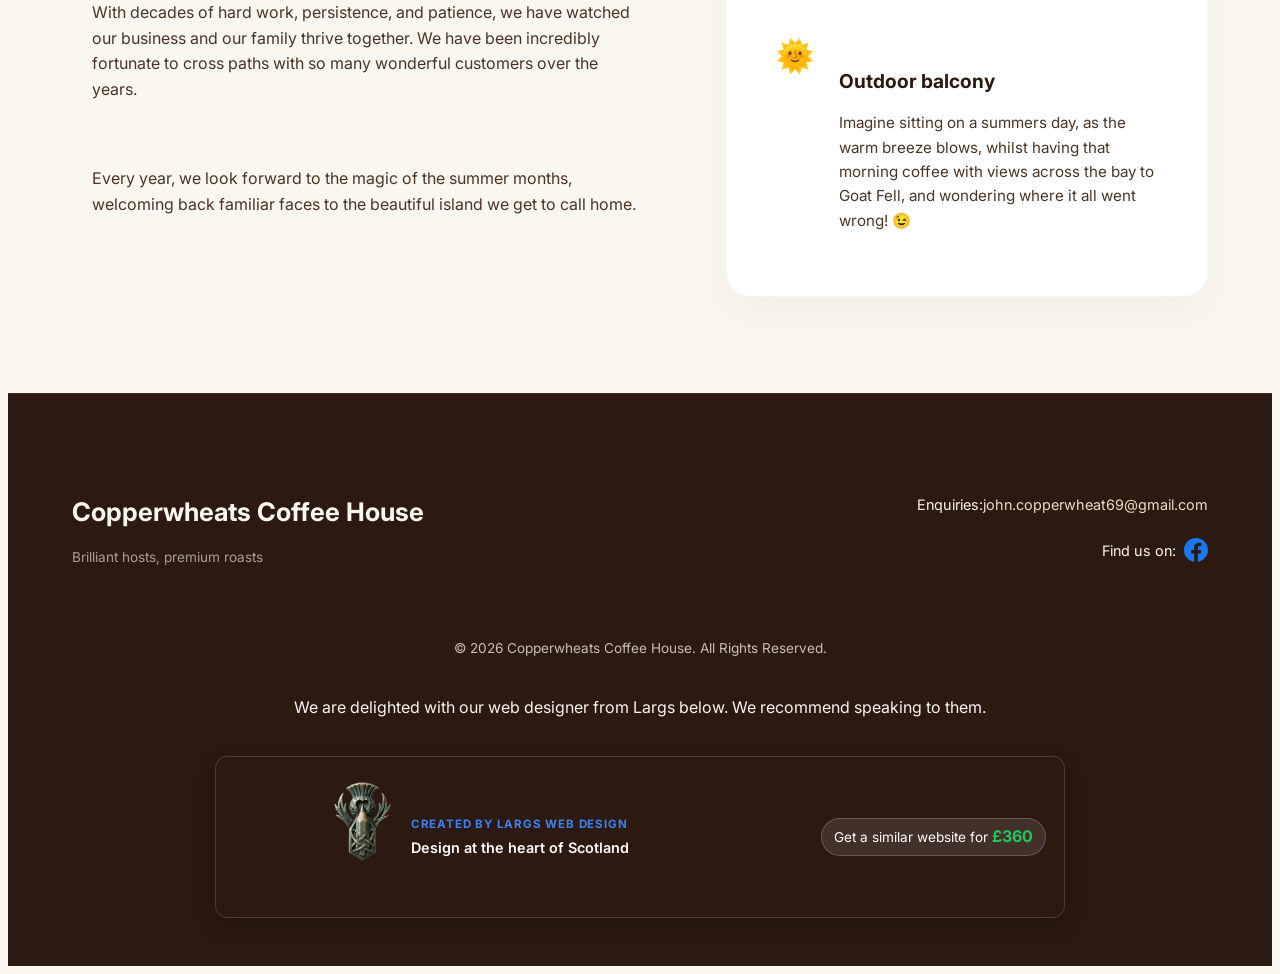
<file: about/index.html>
<!DOCTYPE html><html lang="en"><head><meta charset="UTF-8"><meta name="viewport" content="width=device-width, initial-scale=1.0"><!-- 1. Critical Preconnects & High-Priority LCP Asset --><link rel="preconnect" href="https://fonts.googleapis.com"><link rel="preconnect" href="https://fonts.gstatic.com" crossorigin><!-- Preload strictly on index route and inline critical background style --><!-- 2. Async Non-Blocking Google Fonts Loading --><link rel="stylesheet" href="https://fonts.googleapis.com/css2?family=Cormorant+Garamond:wght@600;700&family=Plus+Jakarta+Sans:wght@300;400;500;600;700&family=Inter:wght@400;500;700&display=swap" media="print" onload="this.media='all'"><noscript><link rel="stylesheet" href="https://fonts.googleapis.com/css2?family=Cormorant+Garamond:wght@600;700&family=Plus+Jakarta+Sans:wght@300;400;500;600;700&family=Inter:wght@400;500;700&display=swap"></noscript><!-- 3. Favicons & Meta --><link rel="icon" type="image/png" href="/favicon.png" sizes="150x150"><link rel="apple-touch-icon" href="/favicon.png"><title>Our Cafes Story | Copperwheats</title><meta name="description" content="Our Cafes Story"><link rel="canonical" href="https://www.copperwheats.co.uk/about/"><!-- 4. SEO Schema & View Transitions --><script type="application/ld+json">{"@context":"https://schema.org","@type":"CafeOrCoffeeShop","name":"Copperwheats Coffee House","description":"Our Cafes Story","url":"https://www.copperwheats.co.uk","telephone":"+44 1770 303522","image":"https://www.copperwheats.co.uk/images/Shopfront.webp","servesCuisine":["Coffee","Cafe","Tea","Green Tea","Herbal Tea","Muffins","Pastries","Bakery","Ice Cream","Sandwiches","Toasties","Light Bites","Scottish","British","Vegetarian options","Gluten-free options","Vegan options"],"priceRange":"£","areaServed":[{"@type":"City","name":"Isle of Arran"},{"@type":"City","name":"Brodick"},{"@type":"City","name":"Lamlash"},{"@type":"City","name":"Whiting Bay"},{"@type":"City","name":"Lochranza"},{"@type":"City","name":"Kilmory"},{"@type":"City","name":"Blackwaterfoot"},{"@type":"City","name":"Corrie"},{"@type":"City","name":"Sannox"},{"@type":"City","name":"Pirnmill"},{"@type":"City","name":"Catacol"},{"@type":"City","name":"Machrie"},{"@type":"City","name":"Sliddery"},{"@type":"City","name":"Kildonan"},{"@type":"City","name":"Shiskine"}],"address":{"@type":"PostalAddress","streetAddress":"The Pier, Brodick, Isle of Arran","addressLocality":"Brodick","addressRegion":"Isle of Arran","postalCode":"KA27 8AX","addressCountry":"GB"},"geo":{"@type":"GeoCoordinates","latitude":55.5772,"longitude":-5.1385},"openingHoursSpecification":[{"@type":"OpeningHoursSpecification","dayOfWeek":"Monday","opens":"10:00","closes":"16:30"},{"@type":"OpeningHoursSpecification","dayOfWeek":"Tuesday","opens":"10:00","closes":"16:30"},{"@type":"OpeningHoursSpecification","dayOfWeek":"Wednesday","opens":"10:00","closes":"16:30"},{"@type":"OpeningHoursSpecification","dayOfWeek":"Thursday","opens":"10:00","closes":"16:30"},{"@type":"OpeningHoursSpecification","dayOfWeek":"Friday","opens":"10:00","closes":"16:30"},{"@type":"OpeningHoursSpecification","dayOfWeek":"Saturday","opens":"10:00","closes":"16:30"},{"@type":"OpeningHoursSpecification","dayOfWeek":"Sunday","opens":"10:00","closes":"16:30"}],"sameAs":["https://www.google.com/maps/place/?q=place_id:ChIJsR7E-07viUgRKh1IqQQ9mAc","https://www.facebook.com/Copperwheats","https://www.tripadvisor.co.uk/Restaurant_Review-g551754-d3649538-Reviews-Copperwheat_Coffee_House-Brodick_Isle_of_Arran_Scotland.html"]}</script><meta name="astro-view-transitions-enabled" content="true"><meta name="astro-view-transitions-fallback" content="animate"><script type="module" src="/_astro/ClientRouter.astro_astro_type_script_index_0_lang.Sx5bM3k1.js"></script><!-- 5. Non-Blocking Analytics --><script async src="https://www.googletagmanager.com/gtag/js?id=G-T9F1HF99BM"></script><script>
          window.dataLayer = window.dataLayer || [];
          function gtag(){dataLayer.push(arguments);}
          gtag('js', new Date());
          gtag('config', 'G-T9F1HF99BM');
        </script><link rel="stylesheet" href="/_astro/BaseLayout.YvO1q3K4.css"><style>[data-astro-transition-scope="astro-znvvpdic-4"] { view-transition-name: site-logo; }@layer astro { ::view-transition-old(site-logo) { 
	animation-duration: 180ms;
	animation-timing-function: cubic-bezier(0.76, 0, 0.24, 1);
	animation-fill-mode: both;
	animation-name: astroFadeOut; }::view-transition-new(site-logo) { 
	animation-duration: 180ms;
	animation-timing-function: cubic-bezier(0.76, 0, 0.24, 1);
	animation-fill-mode: both;
	animation-name: astroFadeIn; }[data-astro-transition=back]::view-transition-old(site-logo) { 
	animation-duration: 180ms;
	animation-timing-function: cubic-bezier(0.76, 0, 0.24, 1);
	animation-fill-mode: both;
	animation-name: astroFadeOut; }[data-astro-transition=back]::view-transition-new(site-logo) { 
	animation-duration: 180ms;
	animation-timing-function: cubic-bezier(0.76, 0, 0.24, 1);
	animation-fill-mode: both;
	animation-name: astroFadeIn; } }[data-astro-transition-fallback="old"] [data-astro-transition-scope="astro-znvvpdic-4"],
			[data-astro-transition-fallback="old"][data-astro-transition-scope="astro-znvvpdic-4"] { 
	animation-duration: 180ms;
	animation-timing-function: cubic-bezier(0.76, 0, 0.24, 1);
	animation-fill-mode: both;
	animation-name: astroFadeOut; }[data-astro-transition-fallback="new"] [data-astro-transition-scope="astro-znvvpdic-4"],
			[data-astro-transition-fallback="new"][data-astro-transition-scope="astro-znvvpdic-4"] { 
	animation-duration: 180ms;
	animation-timing-function: cubic-bezier(0.76, 0, 0.24, 1);
	animation-fill-mode: both;
	animation-name: astroFadeIn; }[data-astro-transition=back][data-astro-transition-fallback="old"] [data-astro-transition-scope="astro-znvvpdic-4"],
			[data-astro-transition=back][data-astro-transition-fallback="old"][data-astro-transition-scope="astro-znvvpdic-4"] { 
	animation-duration: 180ms;
	animation-timing-function: cubic-bezier(0.76, 0, 0.24, 1);
	animation-fill-mode: both;
	animation-name: astroFadeOut; }[data-astro-transition=back][data-astro-transition-fallback="new"] [data-astro-transition-scope="astro-znvvpdic-4"],
			[data-astro-transition=back][data-astro-transition-fallback="new"][data-astro-transition-scope="astro-znvvpdic-4"] { 
	animation-duration: 180ms;
	animation-timing-function: cubic-bezier(0.76, 0, 0.24, 1);
	animation-fill-mode: both;
	animation-name: astroFadeIn; }</style></head><body><!-- Encapsulated Header Component --><!-- GLOBAL HEADER --><header class="header-sticky" data-astro-cid-nen7h5rs><div class="container nav-container" data-astro-cid-nen7h5rs><a href="/" class="brand-logo" data-target="home" style="display: inline-flex !important; align-items: center !important; gap: 55px !important; text-decoration: none !important;" data-astro-cid-nen7h5rs><img data-astro-transition-scope="astro-znvvpdic-4" id="nav-logo-image" src="/logo.webp" alt="Copperwheats Coffee House" title="Copperwheats Coffee House Logo" style="display: block !important; position: static !important; height: 5em; width: auto; object-fit: contain; margin: 0 !important;" data-astro-cid-nen7h5rs><div class="logo-text" style="position: static !important; display: flex !important; flex-direction: column !important;" data-astro-cid-nen7h5rs><span id="lbl-logo-main" data-astro-cid-nen7h5rs>Copperwheats</span><span id="lbl-logo-sub" data-astro-cid-nen7h5rs>Brilliant hosts, premium roasts</span></div></a><!-- Mobile Hamburger Toggle Button --><button id="menu-toggle" aria-label="Toggle Navigation Menu" aria-expanded="false" class="mobile-menu-btn" data-astro-cid-nen7h5rs><span class="bar" data-astro-cid-nen7h5rs></span><span class="bar" data-astro-cid-nen7h5rs></span><span class="bar" data-astro-cid-nen7h5rs></span></button><!-- Navigation Drawer --><div id="nav-wrapper" class="nav-drawer-wrapper" data-astro-cid-nen7h5rs><nav aria-label="Main Navigation" data-astro-cid-c75fxstf><ul class="nav-list" data-astro-cid-c75fxstf><li data-astro-cid-c75fxstf><a href="/" class="nav-link" data-astro-cid-c75fxstf>Home</a></li><li data-astro-cid-c75fxstf><a href="/about" class="nav-link active" aria-current="page" data-astro-cid-c75fxstf>Our Story</a></li><li data-astro-cid-c75fxstf><a href="/services" class="nav-link" data-astro-cid-c75fxstf>Services</a></li><li data-astro-cid-c75fxstf><a href="/gifts" class="nav-link" data-astro-cid-c75fxstf>Gifts</a></li><li data-astro-cid-c75fxstf><a href="/gallery" class="nav-link" data-astro-cid-c75fxstf>Gallery</a></li><li data-astro-cid-c75fxstf><a href="/contact" class="nav-link" data-astro-cid-c75fxstf>Location</a></li></ul></nav></div></div></header><script type="module">function e(){let e=document.getElementById(`menu-toggle`),t=document.getElementById(`nav-wrapper`);!e||!t||(e.onclick=()=>{let n=e.getAttribute(`aria-expanded`)===`true`;e.setAttribute(`aria-expanded`,(!n).toString()),t.classList.toggle(`is-open`),e.classList.toggle(`is-active`)})}document.addEventListener(`astro:page-load`,e);</script><!-- PAGE MAIN CONTENT --><main><main class="container"><section id="section-about"><div class="nav-buffer"></div><!-- 1. Storyboard Media Box (Controlled by feature toggle) --><div class="about-static-media-box" style="width: 100%; padding: 2rem 0 0 0; text-align: center;"><div class="about-image-wrapper" style="margin: 0 auto 0 auto !important; max-width: 1000px !important; width: 90% !important;"><img src="/images/Storyboard.webp" alt="Storyboard of business" style="display: block !important; width: 100% !important; height: auto !important; border-radius: 12px !important; box-shadow: 0 10px 30px rgba(0,0,0,0.15) !important; object-fit: cover !important;"></div></div><!-- 2. Story Content & Features Grid --><section class="container section-padding" style="padding-top: 1rem !important;"><div class="text-center"><h2 class="section-title" id="lbl-about-title">Our Cafes Story</h2><p class="section-subtitle" id="lbl-about-subtitle">What began as the simple dreams of a newly married couple, has blossomed into our family’s greatest pride and joy. We hope you grab a coffee, and wishfully invite you to read &#39;Our Story&#39;...</p></div><div class="about-layout"><!-- Story Paragraphs rendered directly at build time --><div class="about-story" id="container-about-paragraphs"><p class="about-p">Our story began in the 1990s. As a young couple eager to start a family and a business of our own, we took a leap of faith and opened our very first cafe at Brodick Home Farm, nestled right by the castle.</p><p class="about-p">It was there that we truly learned our trade, looking back now in awe at the fast-paced lessons and passion that fueled those early years.</p><p class="about-p">That foundation eventually gave us the opportunity to design our flagship coffee shop at the Brodick Ferry Terminal.</p><p class="about-p">Building it up from a bare, empty shell, we poured our hearts into creating more than just a café. We wanted a place where special memories are made, journeys begin, and travellers feel instantly at home.</p><p class="about-p">With decades of hard work, persistence, and patience, we have watched our business and our family thrive together. We have been incredibly fortunate to cross paths with so many wonderful customers over the years.</p><p class="about-p">Every year, we look forward to the magic of the summer months, welcoming back familiar faces to the beautiful island we get to call home.</p></div><!-- Feature Cards rendered directly at build time --><div class="features-box" id="container-about-features"><div class="feature-row"><span class="feature-badge">🥪</span><div class="feature-info"><h4>Food &amp; Drinks</h4><p>From artisan espresso to freshly pressed hot toasties, house-baked pastries, and authentic Arran ice cream flavours.</p></div></div><div class="feature-row"><span class="feature-badge">🧳</span><div class="feature-info"><h4>Convenient Services</h4><p>Take advantage of our handy on-site left luggage service to enjoy the island without being weighed down.</p></div></div><div class="feature-row"><span class="feature-badge">♿</span><div class="feature-info"><h4>Accessibility For All</h4><p>Thoughtfully equipped with complete wheelchair access across entries, seating layouts, and washrooms.</p></div></div><div class="feature-row"><span class="feature-badge">🌞</span><div class="feature-info"><h4>Outdoor balcony</h4><p>Imagine sitting on a summers day, as the warm breeze blows, whilst having that morning coffee with views across the bay to Goat Fell, and wondering where it all went wrong! 😉</p></div></div></div></div></section></section></main></main><!-- GLOBAL FOOTER --><footer class="footer"><div class="container"><!-- Client Footer Section --><div class="footer-grid"><div class="footer-brand"><h4 id="lbl-footer-name">Copperwheats Coffee House</h4><p id="lbl-footer-tagline">Brilliant hosts, premium roasts</p></div><div class="footer-meta"><p>Enquiries:<a href="mailto:john.copperwheat69@gmail.com" id="lbl-footer-email-link">john.copperwheat69@gmail.com</a></p><div class="social-links"><span>Find us on:</span><a href="https://www.facebook.com/Copperwheats" target="_blank" rel="noopener noreferrer" aria-label="Visit Copperwheats on Facebook"><svg xmlns="http://www.w3.org/2000/svg" width="24" height="24" viewBox="0 0 24 24" fill="#1877F2"><path d="M24 12.073c0-6.627-5.373-12-12-12s-12 5.373-12 12c0 5.99 4.388 10.954 10.125 11.854v-8.385H7.078v-3.47h3.047V9.43c0-3.007 1.792-4.669 4.533-4.669 1.312 0 2.686.235 2.686.235v2.953H15.83c-1.491 0-1.956.925-1.956 1.874v2.25h3.328l-.532 3.47h-2.796v8.385C19.612 23.027 24 18.062 24 12.073z"></path></svg></a></div></div></div><!-- Largs Web Design Ad Banner & Copyright Section --><div class="footer-ad-container" id="lbl-footer-copyright"><div class="footer-copyright-text">&copy; 2026 Copperwheats Coffee House. All Rights Reserved.</div><p>We are delighted with our web designer from Largs below. We recommend speaking to them.</p><div class="largs-ad-banner"><a href="https://www.largswebdesign.co.uk" target="_blank" rel="noopener noreferrer" class="largs-ad-link"><!-- Largs Web Design Logo --><img src="/images/largs-web-design-logo.webp" alt="Largs Web Design Logo" class="largs-logo"><div class="largs-ad-text"><span class="largs-tag">Created by Largs Web Design</span><span class="largs-title">Design at the heart of Scotland</span></div><div class="largs-action-group"><div class="largs-price-tag">Get a similar website for <strong>£360</strong></div></div></a></div></div></div></footer><!-- Pinned floating call button --><a id="floating-cta-button" href="https://www.google.com/maps/dir/?api=1&amp;destination=Copperwheats%20Coffee%20House&amp;destination_place_id=ChIJsR7E-07viUgRKh1IqQQ9mAc" class="floating-cta-btn hide-at-top" target="_blank" rel="noopener noreferrer" style="--btn-bg: #4A3525; --btn-hover: #8C6A50; --btn-opacity: 0.5;" data-astro-cid-67ubvuye><svg class="directions-icon" viewBox="0 0 24 24" width="20" height="20" fill="currentColor" data-astro-cid-67ubvuye><path d="M22.43 10.59l-9.01-9.01c-.78-.78-2.05-.78-2.83 0l-9.01 9.01c-.78.78-.78 2.05 0 2.83l9.01 9.01c.78.78 2.05.78 2.83 0l9.01-9.01c.79-.78.79-2.05 0-2.83zm-8.93 2.91v-2.5h-4v3h-2v-4c0-.55.45-1 1-1h5v-2.5l3.5 3.5-3.5 3.5z" data-astro-cid-67ubvuye></path></svg><span data-astro-cid-67ubvuye>Get Directions</span></a><script type="module">var e=document.getElementById(`floating-cta-button`);e&&window.addEventListener(`scroll`,()=>{window.scrollY<120?e.classList.add(`is-hidden`):e.classList.remove(`is-hidden`)},{passive:!0});</script></body></html>
</file>
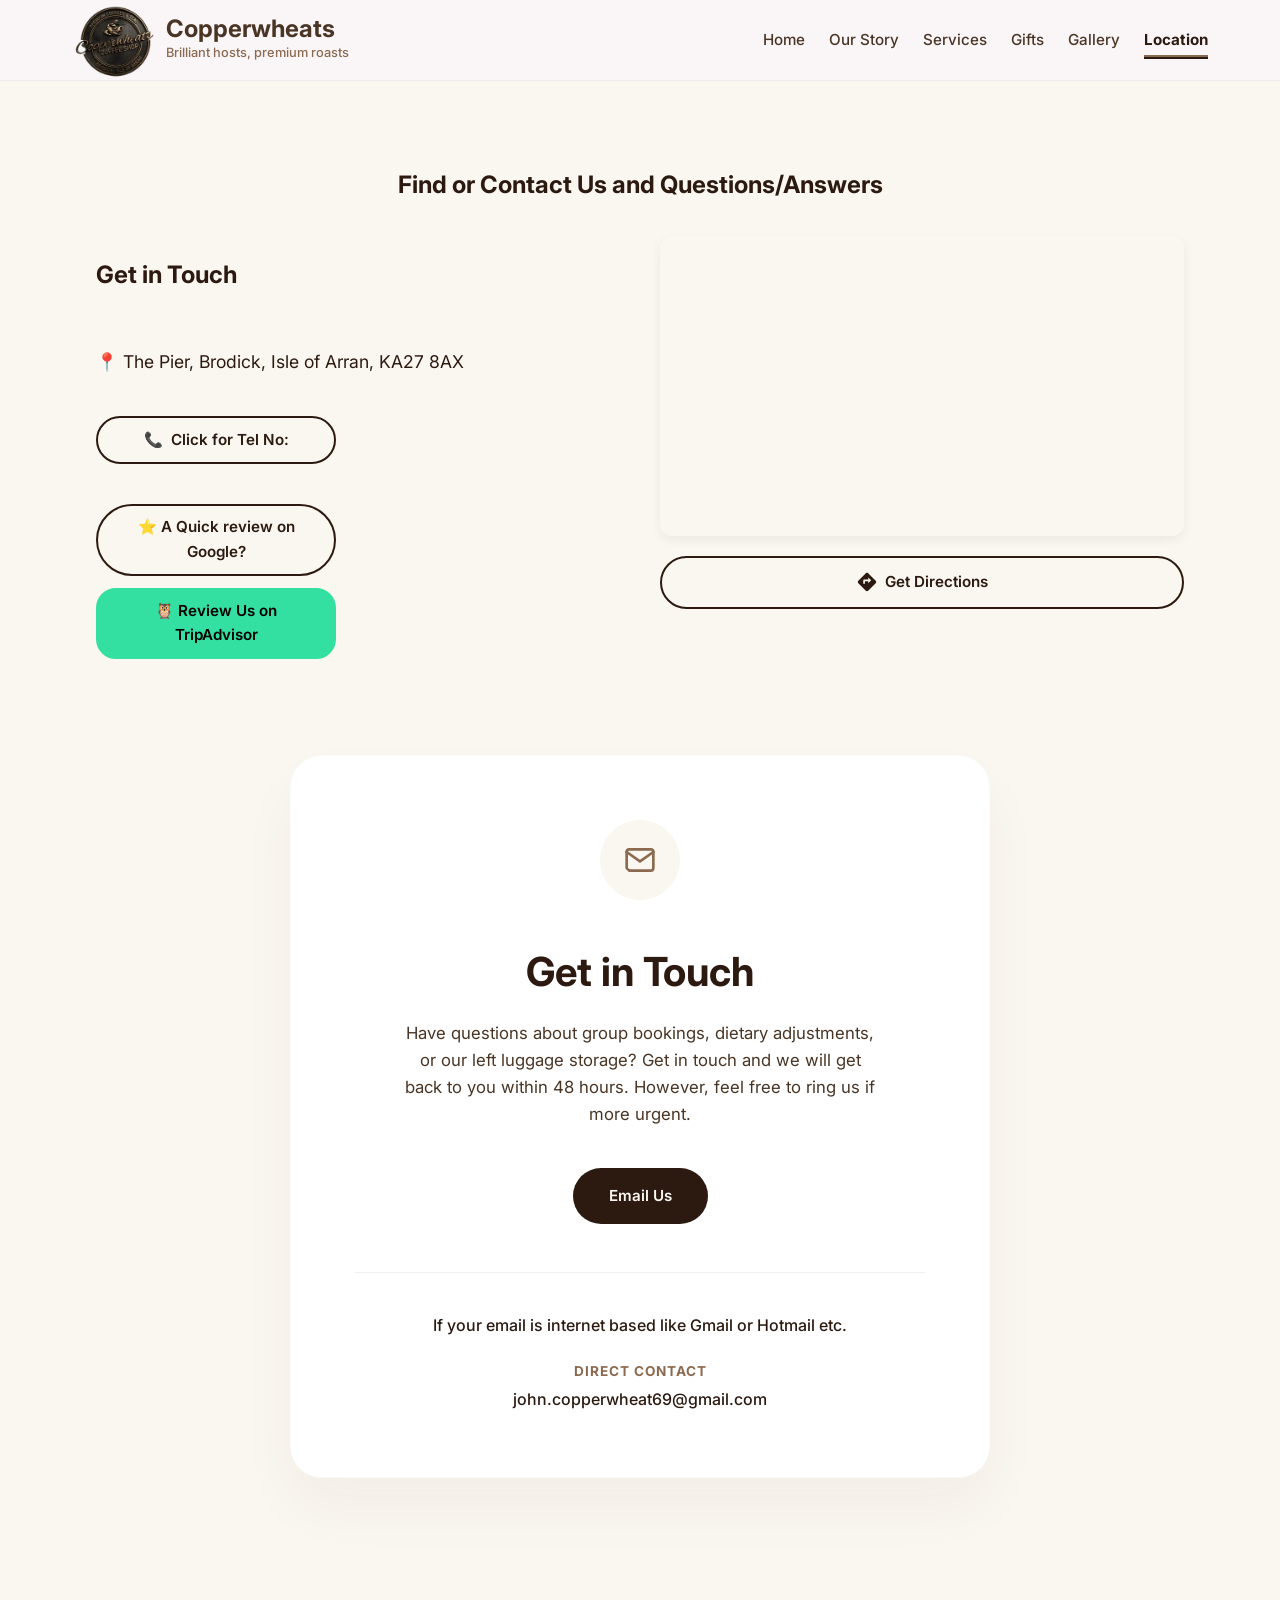
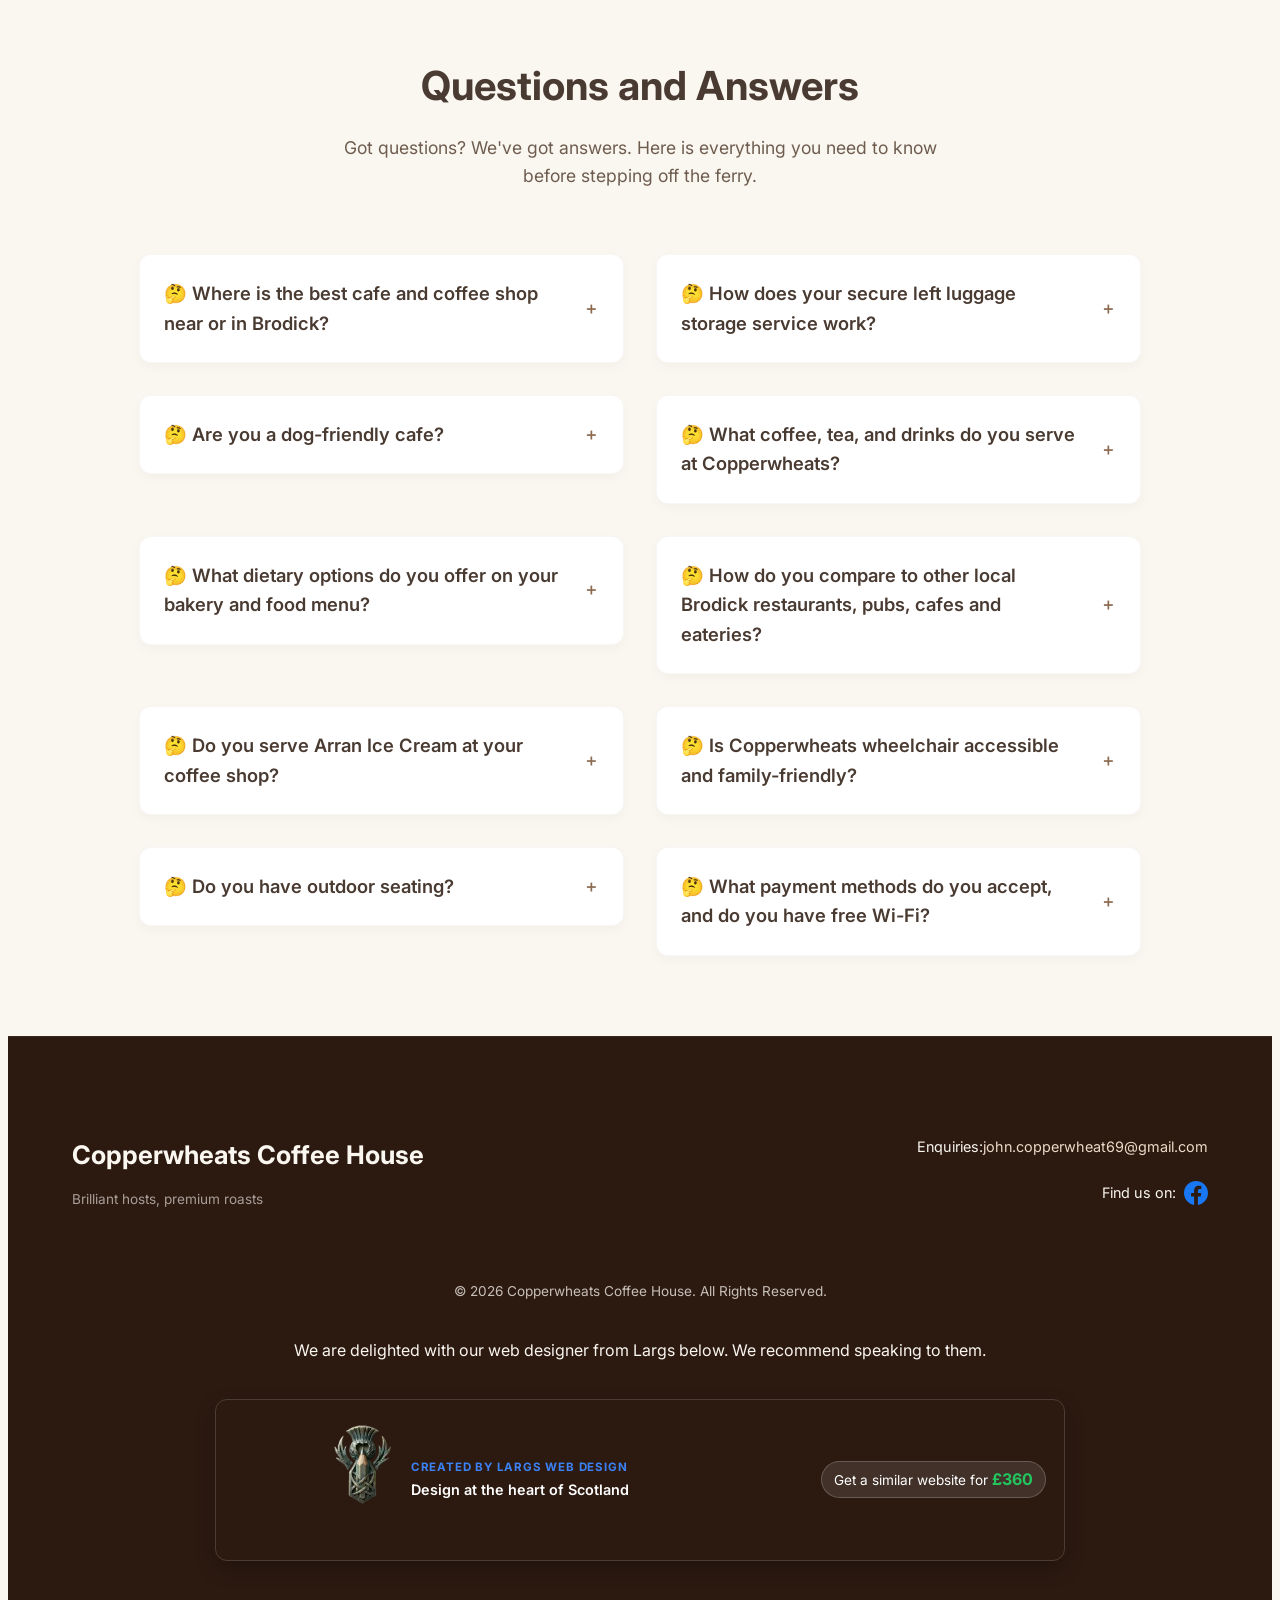
<file: contact/index.html>
<!DOCTYPE html><html lang="en"><head><meta charset="UTF-8"><meta name="viewport" content="width=device-width, initial-scale=1.0"><!-- 1. Critical Preconnects & High-Priority LCP Asset --><link rel="preconnect" href="https://fonts.googleapis.com"><link rel="preconnect" href="https://fonts.gstatic.com" crossorigin><!-- Preload strictly on index route and inline critical background style --><!-- 2. Async Non-Blocking Google Fonts Loading --><link rel="stylesheet" href="https://fonts.googleapis.com/css2?family=Cormorant+Garamond:wght@600;700&family=Plus+Jakarta+Sans:wght@300;400;500;600;700&family=Inter:wght@400;500;700&display=swap" media="print" onload="this.media='all'"><noscript><link rel="stylesheet" href="https://fonts.googleapis.com/css2?family=Cormorant+Garamond:wght@600;700&family=Plus+Jakarta+Sans:wght@300;400;500;600;700&family=Inter:wght@400;500;700&display=swap"></noscript><!-- 3. Favicons & Meta --><link rel="icon" type="image/png" href="/favicon.png" sizes="150x150"><link rel="apple-touch-icon" href="/favicon.png"><title>Get in Touch | Copperwheats</title><meta name="description" content="Have questions about group bookings, dietary adjustments, or our left luggage storage? Get in touch and we will get back to you within 48 hours. However, feel free to ring us if more urgent."><link rel="canonical" href="https://www.copperwheats.co.uk/contact/"><!-- 4. SEO Schema & View Transitions --><script type="application/ld+json">{"@context":"https://schema.org","@type":"CafeOrCoffeeShop","name":"Copperwheats Coffee House","description":"Have questions about group bookings, dietary adjustments, or our left luggage storage? Get in touch and we will get back to you within 48 hours. However, feel free to ring us if more urgent.","url":"https://www.copperwheats.co.uk","telephone":"+44 1770 303522","image":"https://www.copperwheats.co.uk/images/Shopfront.webp","servesCuisine":["Coffee","Cafe","Tea","Green Tea","Herbal Tea","Muffins","Pastries","Bakery","Ice Cream","Sandwiches","Toasties","Light Bites","Scottish","British","Vegetarian options","Gluten-free options","Vegan options"],"priceRange":"£","areaServed":[{"@type":"City","name":"Isle of Arran"},{"@type":"City","name":"Brodick"},{"@type":"City","name":"Lamlash"},{"@type":"City","name":"Whiting Bay"},{"@type":"City","name":"Lochranza"},{"@type":"City","name":"Kilmory"},{"@type":"City","name":"Blackwaterfoot"},{"@type":"City","name":"Corrie"},{"@type":"City","name":"Sannox"},{"@type":"City","name":"Pirnmill"},{"@type":"City","name":"Catacol"},{"@type":"City","name":"Machrie"},{"@type":"City","name":"Sliddery"},{"@type":"City","name":"Kildonan"},{"@type":"City","name":"Shiskine"}],"address":{"@type":"PostalAddress","streetAddress":"The Pier, Brodick, Isle of Arran","addressLocality":"Brodick","addressRegion":"Isle of Arran","postalCode":"KA27 8AX","addressCountry":"GB"},"geo":{"@type":"GeoCoordinates","latitude":55.5772,"longitude":-5.1385},"openingHoursSpecification":[{"@type":"OpeningHoursSpecification","dayOfWeek":"Monday","opens":"10:00","closes":"16:30"},{"@type":"OpeningHoursSpecification","dayOfWeek":"Tuesday","opens":"10:00","closes":"16:30"},{"@type":"OpeningHoursSpecification","dayOfWeek":"Wednesday","opens":"10:00","closes":"16:30"},{"@type":"OpeningHoursSpecification","dayOfWeek":"Thursday","opens":"10:00","closes":"16:30"},{"@type":"OpeningHoursSpecification","dayOfWeek":"Friday","opens":"10:00","closes":"16:30"},{"@type":"OpeningHoursSpecification","dayOfWeek":"Saturday","opens":"10:00","closes":"16:30"},{"@type":"OpeningHoursSpecification","dayOfWeek":"Sunday","opens":"10:00","closes":"16:30"}],"sameAs":["https://www.google.com/maps/place/?q=place_id:ChIJsR7E-07viUgRKh1IqQQ9mAc","https://www.facebook.com/Copperwheats","https://www.tripadvisor.co.uk/Restaurant_Review-g551754-d3649538-Reviews-Copperwheat_Coffee_House-Brodick_Isle_of_Arran_Scotland.html"]}</script><meta name="astro-view-transitions-enabled" content="true"><meta name="astro-view-transitions-fallback" content="animate"><script type="module" src="/_astro/ClientRouter.astro_astro_type_script_index_0_lang.Sx5bM3k1.js"></script><!-- 5. Non-Blocking Analytics --><script async src="https://www.googletagmanager.com/gtag/js?id=G-T9F1HF99BM"></script><script>
          window.dataLayer = window.dataLayer || [];
          function gtag(){dataLayer.push(arguments);}
          gtag('js', new Date());
          gtag('config', 'G-T9F1HF99BM');
        </script><link rel="stylesheet" href="/_astro/BaseLayout.ktLebIsI.css"><style>[data-astro-transition-scope="astro-znvvpdic-4"] { view-transition-name: site-logo; }@layer astro { ::view-transition-old(site-logo) { 
	animation-duration: 180ms;
	animation-timing-function: cubic-bezier(0.76, 0, 0.24, 1);
	animation-fill-mode: both;
	animation-name: astroFadeOut; }::view-transition-new(site-logo) { 
	animation-duration: 180ms;
	animation-timing-function: cubic-bezier(0.76, 0, 0.24, 1);
	animation-fill-mode: both;
	animation-name: astroFadeIn; }[data-astro-transition=back]::view-transition-old(site-logo) { 
	animation-duration: 180ms;
	animation-timing-function: cubic-bezier(0.76, 0, 0.24, 1);
	animation-fill-mode: both;
	animation-name: astroFadeOut; }[data-astro-transition=back]::view-transition-new(site-logo) { 
	animation-duration: 180ms;
	animation-timing-function: cubic-bezier(0.76, 0, 0.24, 1);
	animation-fill-mode: both;
	animation-name: astroFadeIn; } }[data-astro-transition-fallback="old"] [data-astro-transition-scope="astro-znvvpdic-4"],
			[data-astro-transition-fallback="old"][data-astro-transition-scope="astro-znvvpdic-4"] { 
	animation-duration: 180ms;
	animation-timing-function: cubic-bezier(0.76, 0, 0.24, 1);
	animation-fill-mode: both;
	animation-name: astroFadeOut; }[data-astro-transition-fallback="new"] [data-astro-transition-scope="astro-znvvpdic-4"],
			[data-astro-transition-fallback="new"][data-astro-transition-scope="astro-znvvpdic-4"] { 
	animation-duration: 180ms;
	animation-timing-function: cubic-bezier(0.76, 0, 0.24, 1);
	animation-fill-mode: both;
	animation-name: astroFadeIn; }[data-astro-transition=back][data-astro-transition-fallback="old"] [data-astro-transition-scope="astro-znvvpdic-4"],
			[data-astro-transition=back][data-astro-transition-fallback="old"][data-astro-transition-scope="astro-znvvpdic-4"] { 
	animation-duration: 180ms;
	animation-timing-function: cubic-bezier(0.76, 0, 0.24, 1);
	animation-fill-mode: both;
	animation-name: astroFadeOut; }[data-astro-transition=back][data-astro-transition-fallback="new"] [data-astro-transition-scope="astro-znvvpdic-4"],
			[data-astro-transition=back][data-astro-transition-fallback="new"][data-astro-transition-scope="astro-znvvpdic-4"] { 
	animation-duration: 180ms;
	animation-timing-function: cubic-bezier(0.76, 0, 0.24, 1);
	animation-fill-mode: both;
	animation-name: astroFadeIn; }</style></head><body><!-- Encapsulated Header Component --><!-- GLOBAL HEADER --><header class="header-sticky" data-astro-cid-nen7h5rs><div class="container nav-container" data-astro-cid-nen7h5rs><a href="/" class="brand-logo" data-target="home" style="display: inline-flex !important; align-items: center !important; gap: 55px !important; text-decoration: none !important;" data-astro-cid-nen7h5rs><img data-astro-transition-scope="astro-znvvpdic-4" id="nav-logo-image" src="/logo.webp" alt="Copperwheats Coffee House" title="Copperwheats Coffee House Logo" style="display: block !important; position: static !important; height: 5em; width: auto; object-fit: contain; margin: 0 !important;" data-astro-cid-nen7h5rs><div class="logo-text" style="position: static !important; display: flex !important; flex-direction: column !important;" data-astro-cid-nen7h5rs><span id="lbl-logo-main" data-astro-cid-nen7h5rs>Copperwheats</span><span id="lbl-logo-sub" data-astro-cid-nen7h5rs>Brilliant hosts, premium roasts</span></div></a><!-- Mobile Hamburger Toggle Button --><button id="menu-toggle" aria-label="Toggle Navigation Menu" aria-expanded="false" class="mobile-menu-btn" data-astro-cid-nen7h5rs><span class="bar" data-astro-cid-nen7h5rs></span><span class="bar" data-astro-cid-nen7h5rs></span><span class="bar" data-astro-cid-nen7h5rs></span></button><!-- Navigation Drawer --><div id="nav-wrapper" class="nav-drawer-wrapper" data-astro-cid-nen7h5rs><nav aria-label="Main Navigation" data-astro-cid-c75fxstf><ul class="nav-list" data-astro-cid-c75fxstf><li data-astro-cid-c75fxstf><a href="/" class="nav-link" data-astro-cid-c75fxstf>Home</a></li><li data-astro-cid-c75fxstf><a href="/about" class="nav-link" data-astro-cid-c75fxstf>Our Story</a></li><li data-astro-cid-c75fxstf><a href="/services" class="nav-link" data-astro-cid-c75fxstf>Services</a></li><li data-astro-cid-c75fxstf><a href="/gifts" class="nav-link" data-astro-cid-c75fxstf>Gifts</a></li><li data-astro-cid-c75fxstf><a href="/gallery" class="nav-link" data-astro-cid-c75fxstf>Gallery</a></li><li data-astro-cid-c75fxstf><a href="/contact" class="nav-link active" aria-current="page" data-astro-cid-c75fxstf>Location</a></li></ul></nav></div></div></header><script type="module">function e(){let e=document.getElementById(`menu-toggle`),t=document.getElementById(`nav-wrapper`);e&&t&&(e.onclick=()=>{let n=e.getAttribute(`aria-expanded`)===`true`;e.setAttribute(`aria-expanded`,(!n).toString()),t.classList.toggle(`is-open`),e.classList.toggle(`is-active`)})}document.addEventListener(`astro:page-load`,e);</script><!-- PAGE MAIN CONTENT --><main><main class="container"><section id="contact" class="contact-section"><div class="nav-buffer"></div><h1 style="text-align: center;">Find or Contact Us and Questions/Answers</h1><!-- TOP HALF: 2-Column Grid (Details Left, Standard Map Right) --><div class="contact-grid-container"><!-- LEFT COLUMN: Address & Buttons --><div class="contact-details-col"><h2>Get in Touch</h2><p class="contact-item" id="lbl-contact-address">📍 The Pier, Brodick, Isle of Arran, KA27 8AX</p><div style="display: flex; flex-direction: column; width: 100%; align-items: flex-start;"><a href="#" id="lnk-contact-telephone" class="protected-phone-btn btn btn-secondary" style="display: inline-flex; align-items: center; justify-content: center; gap: 0.5rem; width: 100%; max-width: 240px; padding: 0.6rem 1rem; margin-top: 0.5rem; margin-right: auto; margin-left: 0; text-decoration: none;" data-p1="+441770" data-p2="303522" rel="nofollow" aria-label="Call us"><span id="lbl-contact-phone-icon">📞</span><span id="lbl-contact-telephone">Click for Tel No:</span></a><script type="module">document.querySelectorAll(`.protected-phone-btn`).forEach(e=>{e.addEventListener(`click`,t=>{let n=e.getAttribute(`data-p1`),r=e.getAttribute(`data-p2`);if(n&&r){let i=`${n}${r}`,a=e.querySelector(`#lbl-contact-telephone`);e.getAttribute(`href`)===`#`&&(t.preventDefault(),e.setAttribute(`href`,`tel:${i}`),a&&(a.textContent=`${n} ${r}`))}})});</script></div><!-- Review Buttons --><div id="wrapper-reviews-contact" style="margin-top: 1.5rem; display: flex; flex-direction: column; gap: 0.75rem; width: 100%;"><a href="https://search.google.com/local/writereview?placeid=ChIJsR7E-07viUgRKh1IqQQ9mAc" id="btn-google-review-contact" class="btn btn-secondary" target="_blank" rel="noopener noreferrer" style="display: inline-flex; align-items: center; justify-content: center; gap: 0.5rem; width: 100%; max-width: 240px; padding: 0.6rem 1rem; margin-right: auto; margin-left: 0;">⭐ A Quick review on Google?</a><a href="https://www.tripadvisor.co.uk/Restaurant_Review-g551754-d3649538-Reviews-Copperwheat_Coffee_House-Brodick_Isle_of_Arran_Scotland.html" id="btn-tripadvisor-review-contact" class="btn btn-secondary" target="_blank" rel="noopener noreferrer" style="display: inline-flex; align-items: center; justify-content: center; gap: 0.5rem; width: 100%; max-width: 240px; padding: 0.6rem 1rem; background-color: #34E0A1; border-color: #34E0A1; color: #000000; border-radius: 20px; margin-right: auto; margin-left: 0;">🦉 Review Us on TripAdvisor</a></div></div><!-- RIGHT COLUMN: Standard Google Map --><div class="contact-map-col"><iframe id="lbl-contact-map" src="https://maps.google.com/maps?q=Copperwheats%20Coffee%20House,%20The%20Pier,%20Brodick,%20Isle%20of%20Arran&amp;t=&amp;z=16&amp;ie=UTF8&amp;iwloc=&amp;output=embed" width="100%" height="300" style="border:0; border-radius: 12px; box-shadow: 0 4px 12px rgba(0,0,0,0.06);" allowfullscreen="" loading="lazy" referrerpolicy="no-referrer-when-downgrade"></iframe><a href="https://www.google.com/maps/dir/?api=1&amp;destination=Copperwheats%20Coffee%20House&amp;destination_place_id=ChIJsR7E-07viUgRKh1IqQQ9mAc" target="_blank" rel="noopener noreferrer" class="btn btn-secondary directions-btn"><svg class="directions-icon" viewBox="0 0 24 24" width="20" height="20" fill="currentColor"><path d="M22.43 10.59l-9.01-9.01c-.78-.78-2.05-.78-2.83 0l-9.01 9.01c-.78.78-.78 2.05 0 2.83l9.01 9.01c.78.78 2.05.78 2.83 0l9.01-9.01c.79-.78.79-2.05 0-2.83zm-8.93 2.91v-2.5h-4v3h-2v-4c0-.55.45-1 1-1h5v-2.5l3.5 3.5-3.5 3.5z"></path></svg><span>Get Directions</span></a></div></div> <!-- / .contact-grid-container --><!-- BOTTOM HALF: Full-Width 360 Photo Sphere (Conditional Feature) --></section><!-- AJAX Messaging Form Component --><section class="container section-padding"><div class="contact-card"><div class="contact-icon-wrap"><svg width="32" height="32" viewBox="0 0 24 24" fill="none" stroke="currentColor" stroke-width="2" stroke-linecap="round" stroke-linejoin="round"><path d="M4 4h16c1.1 0 2 .9 2 2v12c0 1.1-.9 2-2 2H4c1.1 0-2-.9-2-2V6c0-1.1.9-2 2-2z"></path><polyline points="22,6 12,13 2,6"></polyline></svg></div><h3 id="lbl-contact-title">Get in Touch</h3><p id="lbl-contact-desc">Have questions about group bookings, dietary adjustments, or our left luggage storage? Get in touch and we will get back to you within 48 hours. However, feel free to ring us if more urgent.</p><a href="mailto:john.copperwheat69@gmail.com" id="btn-email-action" class="btn btn-primary">Email Us</a><div class="info-strip"><div class="info-chunk"><p>If your email is internet based like Gmail or Hotmail etc.</p><h5>Direct Contact</h5><p id="lbl-contact-email">john.copperwheat69@gmail.com</p></div></div></div></section><script type="module">var e=document.getElementById(`contact-form-submit`);e&&e.addEventListener(`submit`,function(t){t.preventDefault();let n=document.getElementById(`form-submit-btn`),r=document.getElementById(`form-success-message`);n&&(n.innerText=`Sending...`,n.disabled=!0);let i=new FormData(e),a={};i.forEach((e,t)=>a[t]=e);let o=JSON.stringify(a);fetch(e.action,{method:`POST`,headers:{"Content-Type":`application/json`,Accept:`application/json`},body:o}).then(e=>e.json()).then(t=>{t.success===`true`||t.success===!0?(e.style.display=`none`,r&&(r.style.display=`block`)):(alert(`Oops! FormSubmit rejected the request: `+t.message),n&&(n.innerText=`Message Us`,n.disabled=!1))}).catch(()=>{alert(`Oops! There was a network transmission error. Please try again.`),n&&(n.innerText=`Message Us`,n.disabled=!1)})});</script><!-- FAQ Accordion Section --><section class="faq-section"><div class="faq-container"><h2 id="faq-title">Questions and Answers</h2><p id="faq-subtitle" class="faq-subtitle">Got questions? We&#39;ve got answers. Here is everything you need to know before stepping off the ferry.</p><div id="faq-grid" class="faq-grid"><details class="faq-item"><summary class="faq-question"><span>🤔 Where is the best cafe and coffee shop near or in Brodick?</span><span class="faq-icon">＋</span></summary><div class="faq-answer-content"><p class="faq-answer">Copperwheats is located directly opposite the Brodick Ferry Terminal on the Isle of Arran. Positioned right at the pier, we are the ideal cafe near the ferry for freshly brewed speciality coffee, hot drinks, and light bites as soon as you step off the boat or while waiting to sail back to the mainland.</p></div></details><details class="faq-item"><summary class="faq-question"><span>🤔 How does your secure left luggage storage service work?</span><span class="faq-icon">＋</span></summary><div class="faq-answer-content"><p class="faq-answer">Yes, for only £3 per bag you can explore Brodick while you wait for the bus or hike Goat Fell without heavy suitcases? Enjoy hands-free sightseeing, and collect your luggage whenever you&#39;re ready.  We do close at 4.30 though, but will keep until the next day, of course. We open at 10am</p></div></details><details class="faq-item"><summary class="faq-question"><span>🤔 Are you a dog-friendly cafe?</span><span class="faq-icon">＋</span></summary><div class="faq-answer-content"><p class="faq-answer">Yes, absolutely! We are one of the most welcoming dog-friendly cafes in Brodick. Four-legged friends are welcome both inside our coffee shop and on our outdoor patio, complete with fresh water bowls and complimentary doggy treats.</p></div></details><details class="faq-item"><summary class="faq-question"><span>🤔 What coffee, tea, and drinks do you serve at Copperwheats?</span><span class="faq-icon">＋</span></summary><div class="faq-answer-content"><p class="faq-answer">We serve speciality barista coffees using our premium signature &#39;Myrtle&#39; who we have for over 20 years, monthly guest coffees, hot chocolate, and over 12 varieties of tea including herbal and green teas, making us have a reputation on Arran as one of the best coffees on Arran.</p></div></details><details class="faq-item"><summary class="faq-question"><span>🤔 What dietary options do you offer on your bakery and food menu?</span><span class="faq-icon">＋</span></summary><div class="faq-answer-content"><p class="faq-answer">Our Brodick cafe menu caters to diverse dietary needs with dairy-free oat milk alternatives, a selection of delicious gluten-free bakery bakes, and daily vegan light bites alongside our cakes and pastries.</p></div></details><details class="faq-item"><summary class="faq-question"><span>🤔 How do you compare to other local Brodick restaurants, pubs, cafes and eateries?</span><span class="faq-icon">＋</span></summary><div class="faq-answer-content"><p class="faq-answer">While local pubs and restaurants focus on evening dining, Copperwheats is Brodick&#39;s premier daytime spot for that &#39;Starbucks or Costa&#39; like experience, artisan coffee, homemade bakery items, and light lunches like hot toasties or paninis</p></div></details><details class="faq-item"><summary class="faq-question"><span>🤔 Do you serve Arran Ice Cream at your coffee shop?</span><span class="faq-icon">＋</span></summary><div class="faq-answer-content"><p class="faq-answer">Yes! We proudly serve authentic, local Arran Ice Cream with multiple delicious flavours available</p></div></details><details class="faq-item"><summary class="faq-question"><span>🤔 Is Copperwheats wheelchair accessible and family-friendly?</span><span class="faq-icon">＋</span></summary><div class="faq-answer-content"><p class="faq-answer">Yes, our café is fully wheelchair accessible across all entries, seating areas, and washrooms.</p></div></details><details class="faq-item"><summary class="faq-question"><span>🤔 Do you have outdoor seating?</span><span class="faq-icon">＋</span></summary><div class="faq-answer-content"><p class="faq-answer">Yes, our outdoor patio and balcony offer stunning bay views stretching across to Goat Fell. It is the perfect place to sit back with a warm drink and take in the fresh Arran sea air.</p></div></details><details class="faq-item"><summary class="faq-question"><span>🤔 What payment methods do you accept, and do you have free Wi-Fi?</span><span class="faq-icon">＋</span></summary><div class="faq-answer-content"><p class="faq-answer">We offer complimentary guest Wi-Fi so you can stay connected. For payments, we accept contactless payments, Apple Pay, cards, and cash.</p></div></details></div></div></section></main></main><!-- GLOBAL FOOTER --><footer class="footer"><div class="container"><!-- Client Footer Section --><div class="footer-grid"><div class="footer-brand"><h4 id="lbl-footer-name">Copperwheats Coffee House</h4><p id="lbl-footer-tagline">Brilliant hosts, premium roasts</p></div><div class="footer-meta"><p>Enquiries:<a href="mailto:john.copperwheat69@gmail.com" id="lbl-footer-email-link">john.copperwheat69@gmail.com</a></p><div class="social-links"><span>Find us on:</span><a href="https://www.facebook.com/Copperwheats" target="_blank" rel="noopener noreferrer" aria-label="Visit Copperwheats on Facebook"><svg xmlns="http://www.w3.org/2000/svg" width="24" height="24" viewBox="0 0 24 24" fill="#1877F2"><path d="M24 12.073c0-6.627-5.373-12-12-12s-12 5.373-12 12c0 5.99 4.388 10.954 10.125 11.854v-8.385H7.078v-3.47h3.047V9.43c0-3.007 1.792-4.669 4.533-4.669 1.312 0 2.686.235 2.686.235v2.953H15.83c-1.491 0-1.956.925-1.956 1.874v2.25h3.328l-.532 3.47h-2.796v8.385C19.612 23.027 24 18.062 24 12.073z"></path></svg></a></div></div></div><!-- Largs Web Design Ad Banner & Copyright Section --><div class="footer-ad-container" id="lbl-footer-copyright"><div class="footer-copyright-text">&copy; 2026 Copperwheats Coffee House. All Rights Reserved.</div><p>We are delighted with our web designer from Largs below. We recommend speaking to them.</p><div class="largs-ad-banner"><a href="https://www.largswebdesign.co.uk" target="_blank" rel="noopener noreferrer" class="largs-ad-link"><!-- Largs Web Design Logo --><img src="/images/largs-web-design-logo.webp" alt="Largs Web Design Logo" class="largs-logo"><div class="largs-ad-text"><span class="largs-tag">Created by Largs Web Design</span><span class="largs-title">Design at the heart of Scotland</span></div><div class="largs-action-group"><div class="largs-price-tag">Get a similar website for <strong>£360</strong></div></div></a></div></div></div></footer><!-- Pinned floating call button --><a id="floating-cta-button" href="https://www.google.com/maps/dir/?api=1&amp;destination=Copperwheats%20Coffee%20House&amp;destination_place_id=ChIJsR7E-07viUgRKh1IqQQ9mAc" class="floating-cta-btn hide-at-top" target="_blank" rel="noopener noreferrer" style="--btn-bg: #4A3525; --btn-hover: #8C6A50; --btn-opacity: 0.5;" data-astro-cid-67ubvuye><svg class="directions-icon" viewBox="0 0 24 24" width="20" height="20" fill="currentColor" data-astro-cid-67ubvuye><path d="M22.43 10.59l-9.01-9.01c-.78-.78-2.05-.78-2.83 0l-9.01 9.01c-.78.78-.78 2.05 0 2.83l9.01 9.01c.78.78 2.05.78 2.83 0l9.01-9.01c.79-.78.79-2.05 0-2.83zm-8.93 2.91v-2.5h-4v3h-2v-4c0-.55.45-1 1-1h5v-2.5l3.5 3.5-3.5 3.5z" data-astro-cid-67ubvuye></path></svg><span data-astro-cid-67ubvuye>Get Directions</span></a><script type="module">var e=document.getElementById(`floating-cta-button`);e&&window.addEventListener(`scroll`,()=>{window.scrollY<120?e.classList.add(`is-hidden`):e.classList.remove(`is-hidden`)},{passive:!0});</script></body></html>
</file>
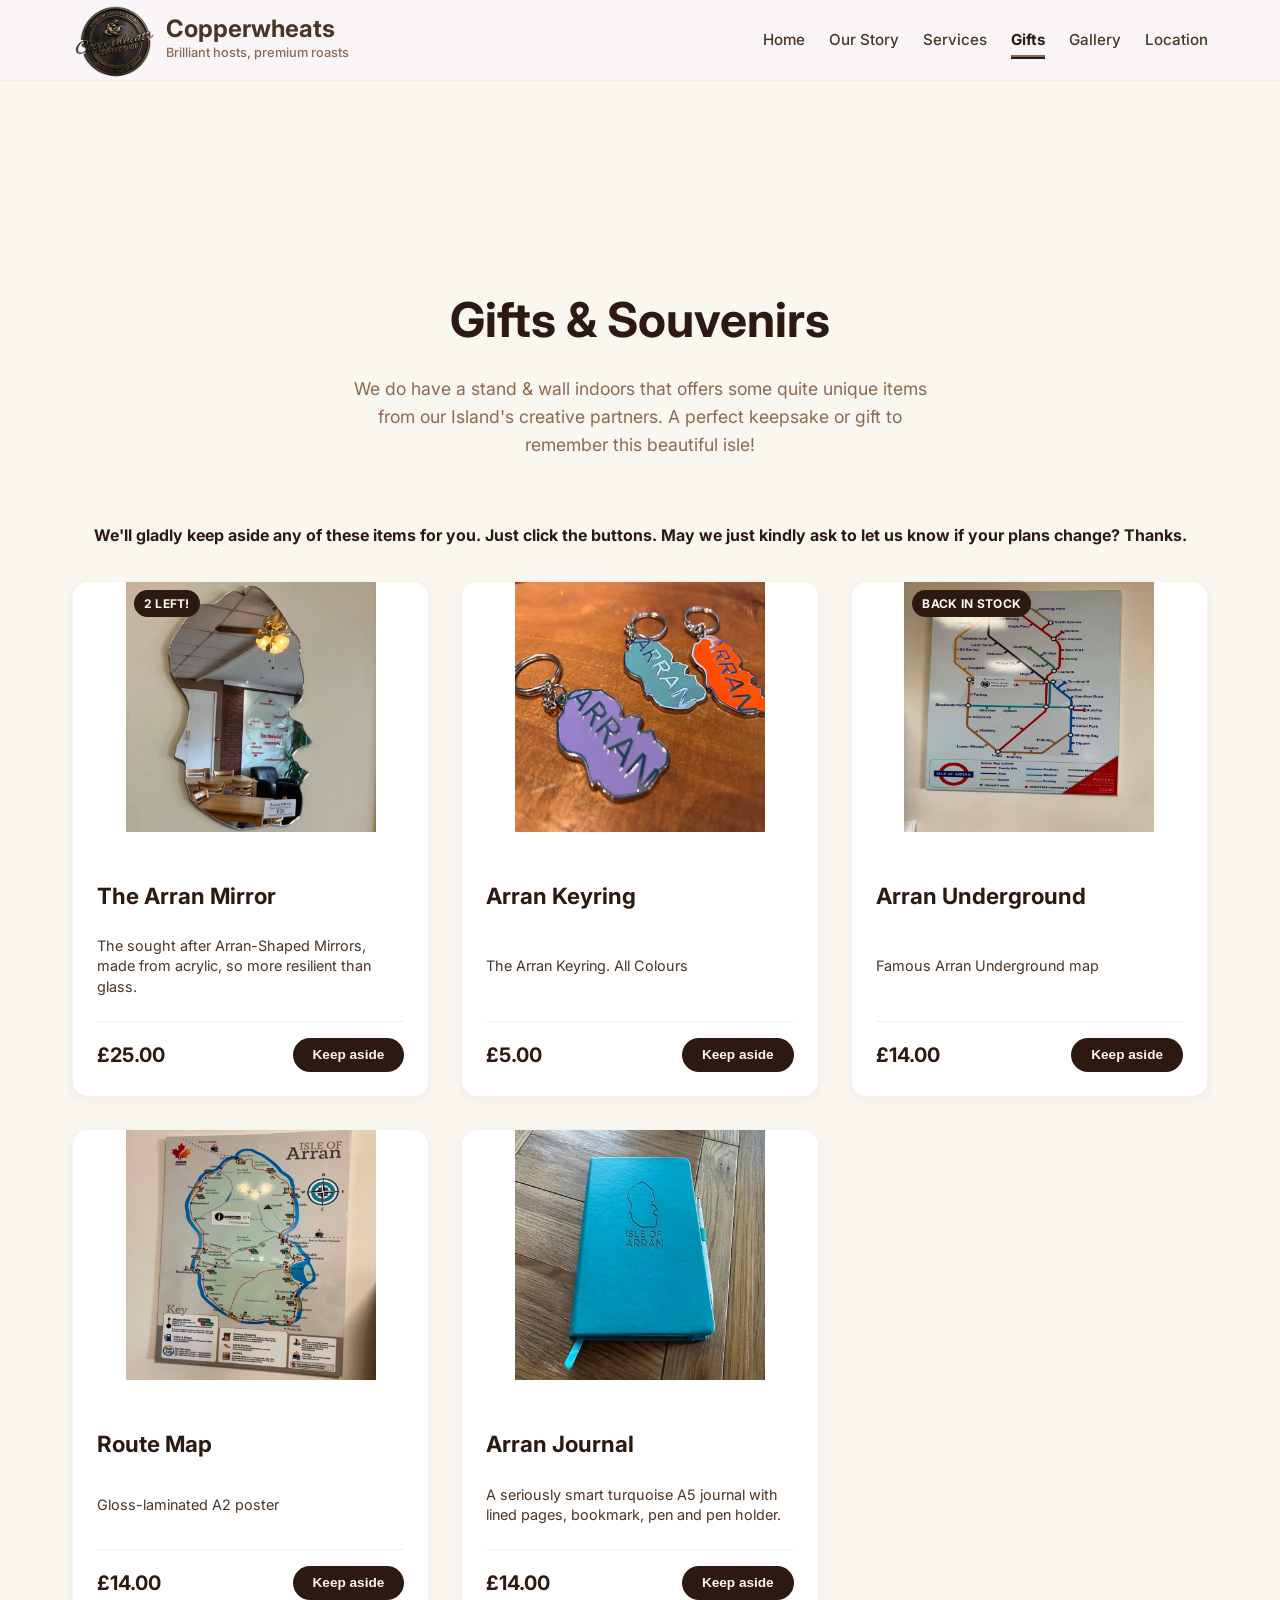
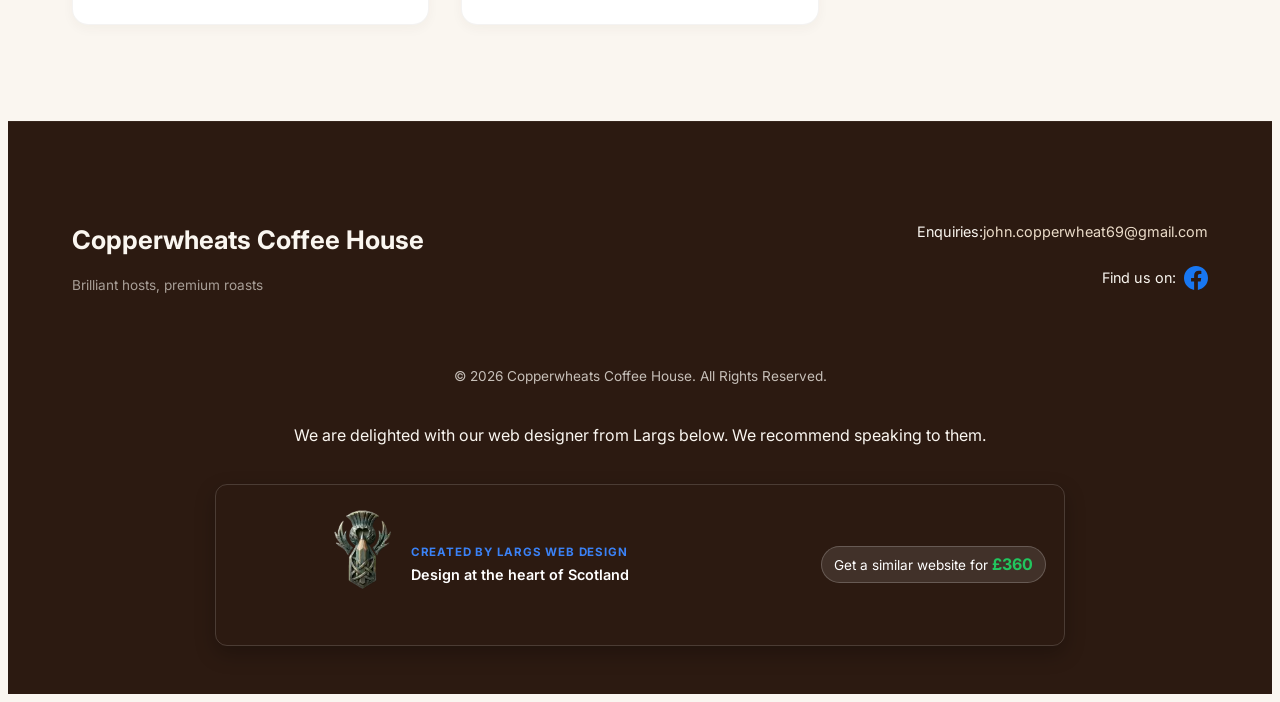
<file: gifts/index.html>
<!DOCTYPE html><html lang="en"><head><meta charset="UTF-8"><meta name="viewport" content="width=device-width, initial-scale=1.0"><!-- 1. Critical Preconnects & High-Priority LCP Asset --><link rel="preconnect" href="https://fonts.googleapis.com"><link rel="preconnect" href="https://fonts.gstatic.com" crossorigin><!-- Preload strictly on index route and inline critical background style --><!-- 2. Async Non-Blocking Google Fonts Loading --><link rel="stylesheet" href="https://fonts.googleapis.com/css2?family=Cormorant+Garamond:wght@600;700&family=Plus+Jakarta+Sans:wght@300;400;500;600;700&family=Inter:wght@400;500;700&display=swap" media="print" onload="this.media='all'"><noscript><link rel="stylesheet" href="https://fonts.googleapis.com/css2?family=Cormorant+Garamond:wght@600;700&family=Plus+Jakarta+Sans:wght@300;400;500;600;700&family=Inter:wght@400;500;700&display=swap"></noscript><!-- 3. Favicons & Meta --><link rel="icon" type="image/png" href="/favicon.png" sizes="150x150"><link rel="apple-touch-icon" href="/favicon.png"><title>Gifts &amp; Souvenirs | Copperwheats Coffee House</title><meta name="description" content="Unique local gifts and souvenirs from Arran Graphics available at Copperwheats Coffee House."><link rel="canonical" href="https://www.copperwheats.co.uk/gifts/"><!-- 4. SEO Schema & View Transitions --><script type="application/ld+json">{"@context":"https://schema.org","@type":"OfferCatalog","name":"Gifts & Souvenirs at Copperwheats","itemListElement":[{"@type":"Offer","itemOffered":{"@type":"Product","name":"The Arran Mirror","description":"The sought after Arran-Shaped Mirrors, made from acrylic, so more resilient than glass.","image":"https://www.copperwheats.co.uk/images/Gifts/800x800/ArranMirror.webp"},"price":"25.00","priceCurrency":"GBP"},{"@type":"Offer","itemOffered":{"@type":"Product","name":"Arran Keyring","description":"The Arran Keyring. All Colours","image":"https://www.copperwheats.co.uk/images/Gifts/800x800/ArranKeyrings.webp"},"price":"5.00","priceCurrency":"GBP"},{"@type":"Offer","itemOffered":{"@type":"Product","name":"Arran Underground","description":"Famous Arran Underground map","image":"https://www.copperwheats.co.uk/images/Gifts/800x800/ArranUnderground.webp"},"price":"14.00","priceCurrency":"GBP"},{"@type":"Offer","itemOffered":{"@type":"Product","name":"Route Map","description":"Gloss-laminated A2 poster","image":"https://www.copperwheats.co.uk/images/Gifts/800x800/ArranMap.webp"},"price":"14.00","priceCurrency":"GBP"},{"@type":"Offer","itemOffered":{"@type":"Product","name":"Arran Journal","description":"A seriously smart turquoise A5 journal with lined pages, bookmark, pen and pen holder.","image":"https://www.copperwheats.co.uk/images/Gifts/800x800/ArranJournal.webp"},"price":"14.00","priceCurrency":"GBP"}]}</script><meta name="astro-view-transitions-enabled" content="true"><meta name="astro-view-transitions-fallback" content="animate"><script type="module" src="/_astro/ClientRouter.astro_astro_type_script_index_0_lang.Sx5bM3k1.js"></script><!-- 5. Non-Blocking Analytics --><script async src="https://www.googletagmanager.com/gtag/js?id=G-T9F1HF99BM"></script><script>
          window.dataLayer = window.dataLayer || [];
          function gtag(){dataLayer.push(arguments);}
          gtag('js', new Date());
          gtag('config', 'G-T9F1HF99BM');
        </script><link rel="stylesheet" href="/_astro/BaseLayout.YvO1q3K4.css"><style>[data-astro-transition-scope="astro-znvvpdic-4"] { view-transition-name: site-logo; }@layer astro { ::view-transition-old(site-logo) { 
	animation-duration: 180ms;
	animation-timing-function: cubic-bezier(0.76, 0, 0.24, 1);
	animation-fill-mode: both;
	animation-name: astroFadeOut; }::view-transition-new(site-logo) { 
	animation-duration: 180ms;
	animation-timing-function: cubic-bezier(0.76, 0, 0.24, 1);
	animation-fill-mode: both;
	animation-name: astroFadeIn; }[data-astro-transition=back]::view-transition-old(site-logo) { 
	animation-duration: 180ms;
	animation-timing-function: cubic-bezier(0.76, 0, 0.24, 1);
	animation-fill-mode: both;
	animation-name: astroFadeOut; }[data-astro-transition=back]::view-transition-new(site-logo) { 
	animation-duration: 180ms;
	animation-timing-function: cubic-bezier(0.76, 0, 0.24, 1);
	animation-fill-mode: both;
	animation-name: astroFadeIn; } }[data-astro-transition-fallback="old"] [data-astro-transition-scope="astro-znvvpdic-4"],
			[data-astro-transition-fallback="old"][data-astro-transition-scope="astro-znvvpdic-4"] { 
	animation-duration: 180ms;
	animation-timing-function: cubic-bezier(0.76, 0, 0.24, 1);
	animation-fill-mode: both;
	animation-name: astroFadeOut; }[data-astro-transition-fallback="new"] [data-astro-transition-scope="astro-znvvpdic-4"],
			[data-astro-transition-fallback="new"][data-astro-transition-scope="astro-znvvpdic-4"] { 
	animation-duration: 180ms;
	animation-timing-function: cubic-bezier(0.76, 0, 0.24, 1);
	animation-fill-mode: both;
	animation-name: astroFadeIn; }[data-astro-transition=back][data-astro-transition-fallback="old"] [data-astro-transition-scope="astro-znvvpdic-4"],
			[data-astro-transition=back][data-astro-transition-fallback="old"][data-astro-transition-scope="astro-znvvpdic-4"] { 
	animation-duration: 180ms;
	animation-timing-function: cubic-bezier(0.76, 0, 0.24, 1);
	animation-fill-mode: both;
	animation-name: astroFadeOut; }[data-astro-transition=back][data-astro-transition-fallback="new"] [data-astro-transition-scope="astro-znvvpdic-4"],
			[data-astro-transition=back][data-astro-transition-fallback="new"][data-astro-transition-scope="astro-znvvpdic-4"] { 
	animation-duration: 180ms;
	animation-timing-function: cubic-bezier(0.76, 0, 0.24, 1);
	animation-fill-mode: both;
	animation-name: astroFadeIn; }</style></head><body><!-- Encapsulated Header Component --><!-- GLOBAL HEADER --><header class="header-sticky" data-astro-cid-nen7h5rs><div class="container nav-container" data-astro-cid-nen7h5rs><a href="/" class="brand-logo" data-target="home" style="display: inline-flex !important; align-items: center !important; gap: 55px !important; text-decoration: none !important;" data-astro-cid-nen7h5rs><img data-astro-transition-scope="astro-znvvpdic-4" id="nav-logo-image" src="/logo.webp" alt="Copperwheats Coffee House" title="Copperwheats Coffee House Logo" style="display: block !important; position: static !important; height: 5em; width: auto; object-fit: contain; margin: 0 !important;" data-astro-cid-nen7h5rs><div class="logo-text" style="position: static !important; display: flex !important; flex-direction: column !important;" data-astro-cid-nen7h5rs><span id="lbl-logo-main" data-astro-cid-nen7h5rs>Copperwheats</span><span id="lbl-logo-sub" data-astro-cid-nen7h5rs>Brilliant hosts, premium roasts</span></div></a><!-- Mobile Hamburger Toggle Button --><button id="menu-toggle" aria-label="Toggle Navigation Menu" aria-expanded="false" class="mobile-menu-btn" data-astro-cid-nen7h5rs><span class="bar" data-astro-cid-nen7h5rs></span><span class="bar" data-astro-cid-nen7h5rs></span><span class="bar" data-astro-cid-nen7h5rs></span></button><!-- Navigation Drawer --><div id="nav-wrapper" class="nav-drawer-wrapper" data-astro-cid-nen7h5rs><nav aria-label="Main Navigation" data-astro-cid-c75fxstf><ul class="nav-list" data-astro-cid-c75fxstf><li data-astro-cid-c75fxstf><a href="/" class="nav-link" data-astro-cid-c75fxstf>Home</a></li><li data-astro-cid-c75fxstf><a href="/about" class="nav-link" data-astro-cid-c75fxstf>Our Story</a></li><li data-astro-cid-c75fxstf><a href="/services" class="nav-link" data-astro-cid-c75fxstf>Services</a></li><li data-astro-cid-c75fxstf><a href="/gifts" class="nav-link active" aria-current="page" data-astro-cid-c75fxstf>Gifts</a></li><li data-astro-cid-c75fxstf><a href="/gallery" class="nav-link" data-astro-cid-c75fxstf>Gallery</a></li><li data-astro-cid-c75fxstf><a href="/contact" class="nav-link" data-astro-cid-c75fxstf>Location</a></li></ul></nav></div></div></header><script type="module">function e(){let e=document.getElementById(`menu-toggle`),t=document.getElementById(`nav-wrapper`);!e||!t||(e.onclick=()=>{let n=e.getAttribute(`aria-expanded`)===`true`;e.setAttribute(`aria-expanded`,(!n).toString()),t.classList.toggle(`is-open`),e.classList.toggle(`is-active`)})}document.addEventListener(`astro:page-load`,e);</script><!-- PAGE MAIN CONTENT --><main><main class="container"><section id="section-gifts" class="section-padding"><div class="nav-buffer"></div><div class="text-center"><h1 class="page-title">Gifts & Souvenirs</h1><h3 class="section-subtitle">We do have a stand & wall indoors that offers some quite unique items from our Island's creative partners. A perfect keepsake or gift to remember this beautiful isle!</h3><h4 class="section-subsubtitle">We'll gladly keep aside any of these items for you. Just click the buttons. May we just kindly ask to let us know if your plans change? Thanks.</h4></div><!-- Static pre-rendered gift cards (100% SEO friendly) --><div class="gifts-grid" id="gifts-container"><div class="gift-card" id="Arran Mirror"><div class="gift-image-wrap"><div class="img-badge-box"><span class="gift-badge">2 Left!</span><img src="/images/Gifts/800x800/ArranMirror.webp" alt="The Arran Mirror" class="gift-image"></div></div><div class="gift-details"><h3 class="gift-title">The Arran Mirror</h3><p class="gift-desc">The sought after Arran-Shaped Mirrors, made from acrylic, so more resilient than glass.</p><div class="gift-footer"><span class="gift-price">£25.00</span><button class="btn btn-primary gift-buy-btn" data-item-id="Arran Mirror" data-item-name="The Arran Mirror" data-item-price="25.00">Keep aside</button></div></div></div><div class="gift-card" id="Arran Keyring"><div class="gift-image-wrap"><div class="img-badge-box"><img src="/images/Gifts/800x800/ArranKeyrings.webp" alt="Arran Keyring" class="gift-image"></div></div><div class="gift-details"><h3 class="gift-title">Arran Keyring</h3><p class="gift-desc">The Arran Keyring. All Colours</p><div class="gift-footer"><span class="gift-price">£5.00</span><button class="btn btn-primary gift-buy-btn" data-item-id="Arran Keyring" data-item-name="Arran Keyring" data-item-price="5.00">Keep aside</button></div></div></div><div class="gift-card" id="Arran Underground"><div class="gift-image-wrap"><div class="img-badge-box"><span class="gift-badge">Back in stock</span><img src="/images/Gifts/800x800/ArranUnderground.webp" alt="Arran Underground" class="gift-image"></div></div><div class="gift-details"><h3 class="gift-title">Arran Underground</h3><p class="gift-desc">Famous Arran Underground map</p><div class="gift-footer"><span class="gift-price">£14.00</span><button class="btn btn-primary gift-buy-btn" data-item-id="Arran Underground" data-item-name="Arran Underground" data-item-price="14.00">Keep aside</button></div></div></div><div class="gift-card" id="Route Map"><div class="gift-image-wrap"><div class="img-badge-box"><img src="/images/Gifts/800x800/ArranMap.webp" alt="Route Map" class="gift-image"></div></div><div class="gift-details"><h3 class="gift-title">Route Map</h3><p class="gift-desc">Gloss-laminated A2 poster</p><div class="gift-footer"><span class="gift-price">£14.00</span><button class="btn btn-primary gift-buy-btn" data-item-id="Route Map" data-item-name="Route Map" data-item-price="14.00">Keep aside</button></div></div></div><div class="gift-card" id="Arran Journal"><div class="gift-image-wrap"><div class="img-badge-box"><img src="/images/Gifts/800x800/ArranJournal.webp" alt="Arran Journal" class="gift-image"></div></div><div class="gift-details"><h3 class="gift-title">Arran Journal</h3><p class="gift-desc">A seriously smart turquoise A5 journal with lined pages, bookmark, pen and pen holder.</p><div class="gift-footer"><span class="gift-price">£14.00</span><button class="btn btn-primary gift-buy-btn" data-item-id="Arran Journal" data-item-name="Arran Journal" data-item-price="14.00">Keep aside</button></div></div></div></div></section><!-- Floating Reservation Summary Bar --><div id="reservation-summary-bar" class="hidden"><div class="reservation-bar-content"><div class="reservation-info"><span class="reservation-badge" id="reservation-count">0</span><div class="reservation-text"><span class="reservation-title">Items to Keep Aside</span><span class="reservation-subtitle">Reserved for in-store pickup</span></div></div><div class="reservation-actions"><div class="reservation-total-box"><span class="total-label">Total</span><span class="total-amount" id="reservation-total">£0.00</span></div><button id="open-order-btn" class="btn btn-primary">Review & Order</button></div></div><div class="reservation-items-preview"><ul id="reserved-items-list"></ul></div></div><!-- Image Lightbox Modal --><div id="image-modal" class="image-modal" style="display: none;"><span class="modal-close" id="modal-close">&times;</span><img class="modal-content" id="modal-img" alt="Enlarged view"></div><!-- Order Reservation Form Modal --><div id="reservation-modal" class="modal-overlay" style="display: none;"><div class="reservation-modal-card"><button type="button" class="modal-close-icon" id="close-reservation-modal">&times;</button><form id="reservation-form-submit"><h2>Complete Your Reservation</h2><p class="modal-sub">We will hold these items at Copperwheats until your collection date.</p><div class="form-group"><label for="res-surname">Surname / Full Name *</label><input type="text" id="res-surname" name="surname" required placeholder="e.g. Smith"></div><div class="form-group"><label for="res-email">Email Address *</label><input type="email" id="res-email" name="email" required placeholder="name@example.com"></div><div class="form-group"><label for="res-date">Pickup Date *</label><input type="date" id="res-date" name="collection_date" required></div><div class="form-group"><label for="res-request">Special Requests / Notes</label><textarea id="res-request" name="request" rows="3" placeholder="e.g. Colors, estimated arrival time..."></textarea></div><div class="modal-footer-summary"><span>Total Payable On Pickup: <strong id="res-modal-total">£0.00</strong></span><button type="submit" id="res-submit-btn" class="btn btn-primary">Confirm Reservation</button></div></form><!-- Success Message Screen --><div id="res-success-message" style="display: none;" class="text-center"><h2>Reservation Received!</h2><p>Thank you, <strong id="summary-res-name"></strong>. Your items have been requested for pickup on <strong id="summary-res-date"></strong>.</p><div class="success-box"><h4>Reserved Items (<span id="summary-res-total"></span>):</h4><ul id="summary-res-items"></ul><p><strong>Note:</strong> <span id="summary-res-request"></span></p></div><button type="button" class="btn btn-primary" onclick="window.location.reload()">Done</button></div></div></div></main></main><!-- GLOBAL FOOTER --><footer class="footer"><div class="container"><!-- Client Footer Section --><div class="footer-grid"><div class="footer-brand"><h4 id="lbl-footer-name">Copperwheats Coffee House</h4><p id="lbl-footer-tagline">Brilliant hosts, premium roasts</p></div><div class="footer-meta"><p>Enquiries:<a href="mailto:john.copperwheat69@gmail.com" id="lbl-footer-email-link">john.copperwheat69@gmail.com</a></p><div class="social-links"><span>Find us on:</span><a href="https://www.facebook.com/Copperwheats" target="_blank" rel="noopener noreferrer" aria-label="Visit Copperwheats on Facebook"><svg xmlns="http://www.w3.org/2000/svg" width="24" height="24" viewBox="0 0 24 24" fill="#1877F2"><path d="M24 12.073c0-6.627-5.373-12-12-12s-12 5.373-12 12c0 5.99 4.388 10.954 10.125 11.854v-8.385H7.078v-3.47h3.047V9.43c0-3.007 1.792-4.669 4.533-4.669 1.312 0 2.686.235 2.686.235v2.953H15.83c-1.491 0-1.956.925-1.956 1.874v2.25h3.328l-.532 3.47h-2.796v8.385C19.612 23.027 24 18.062 24 12.073z"></path></svg></a></div></div></div><!-- Largs Web Design Ad Banner & Copyright Section --><div class="footer-ad-container" id="lbl-footer-copyright"><div class="footer-copyright-text">&copy; 2026 Copperwheats Coffee House. All Rights Reserved.</div><p>We are delighted with our web designer from Largs below. We recommend speaking to them.</p><div class="largs-ad-banner"><a href="https://www.largswebdesign.co.uk" target="_blank" rel="noopener noreferrer" class="largs-ad-link"><!-- Largs Web Design Logo --><img src="/images/largs-web-design-logo.webp" alt="Largs Web Design Logo" class="largs-logo"><div class="largs-ad-text"><span class="largs-tag">Created by Largs Web Design</span><span class="largs-title">Design at the heart of Scotland</span></div><div class="largs-action-group"><div class="largs-price-tag">Get a similar website for <strong>£360</strong></div></div></a></div></div></div></footer><!-- Pinned floating call button --><a id="floating-cta-button" href="https://www.google.com/maps/dir/?api=1&amp;destination=Copperwheats%20Coffee%20House&amp;destination_place_id=ChIJsR7E-07viUgRKh1IqQQ9mAc" class="floating-cta-btn hide-at-top" target="_blank" rel="noopener noreferrer" style="--btn-bg: #4A3525; --btn-hover: #8C6A50; --btn-opacity: 0.5;" data-astro-cid-67ubvuye><svg class="directions-icon" viewBox="0 0 24 24" width="20" height="20" fill="currentColor" data-astro-cid-67ubvuye><path d="M22.43 10.59l-9.01-9.01c-.78-.78-2.05-.78-2.83 0l-9.01 9.01c-.78.78-.78 2.05 0 2.83l9.01 9.01c.78.78 2.05.78 2.83 0l9.01-9.01c.79-.78.79-2.05 0-2.83zm-8.93 2.91v-2.5h-4v3h-2v-4c0-.55.45-1 1-1h5v-2.5l3.5 3.5-3.5 3.5z" data-astro-cid-67ubvuye></path></svg><span data-astro-cid-67ubvuye>Get Directions</span></a><script type="module">var e=document.getElementById(`floating-cta-button`);e&&window.addEventListener(`scroll`,()=>{window.scrollY<120?e.classList.add(`is-hidden`):e.classList.remove(`is-hidden`)},{passive:!0});</script></body></html><script type="module" src="/_astro/gifts.astro_astro_type_script_index_0_lang.CQynG_zE.js"></script>
</file>
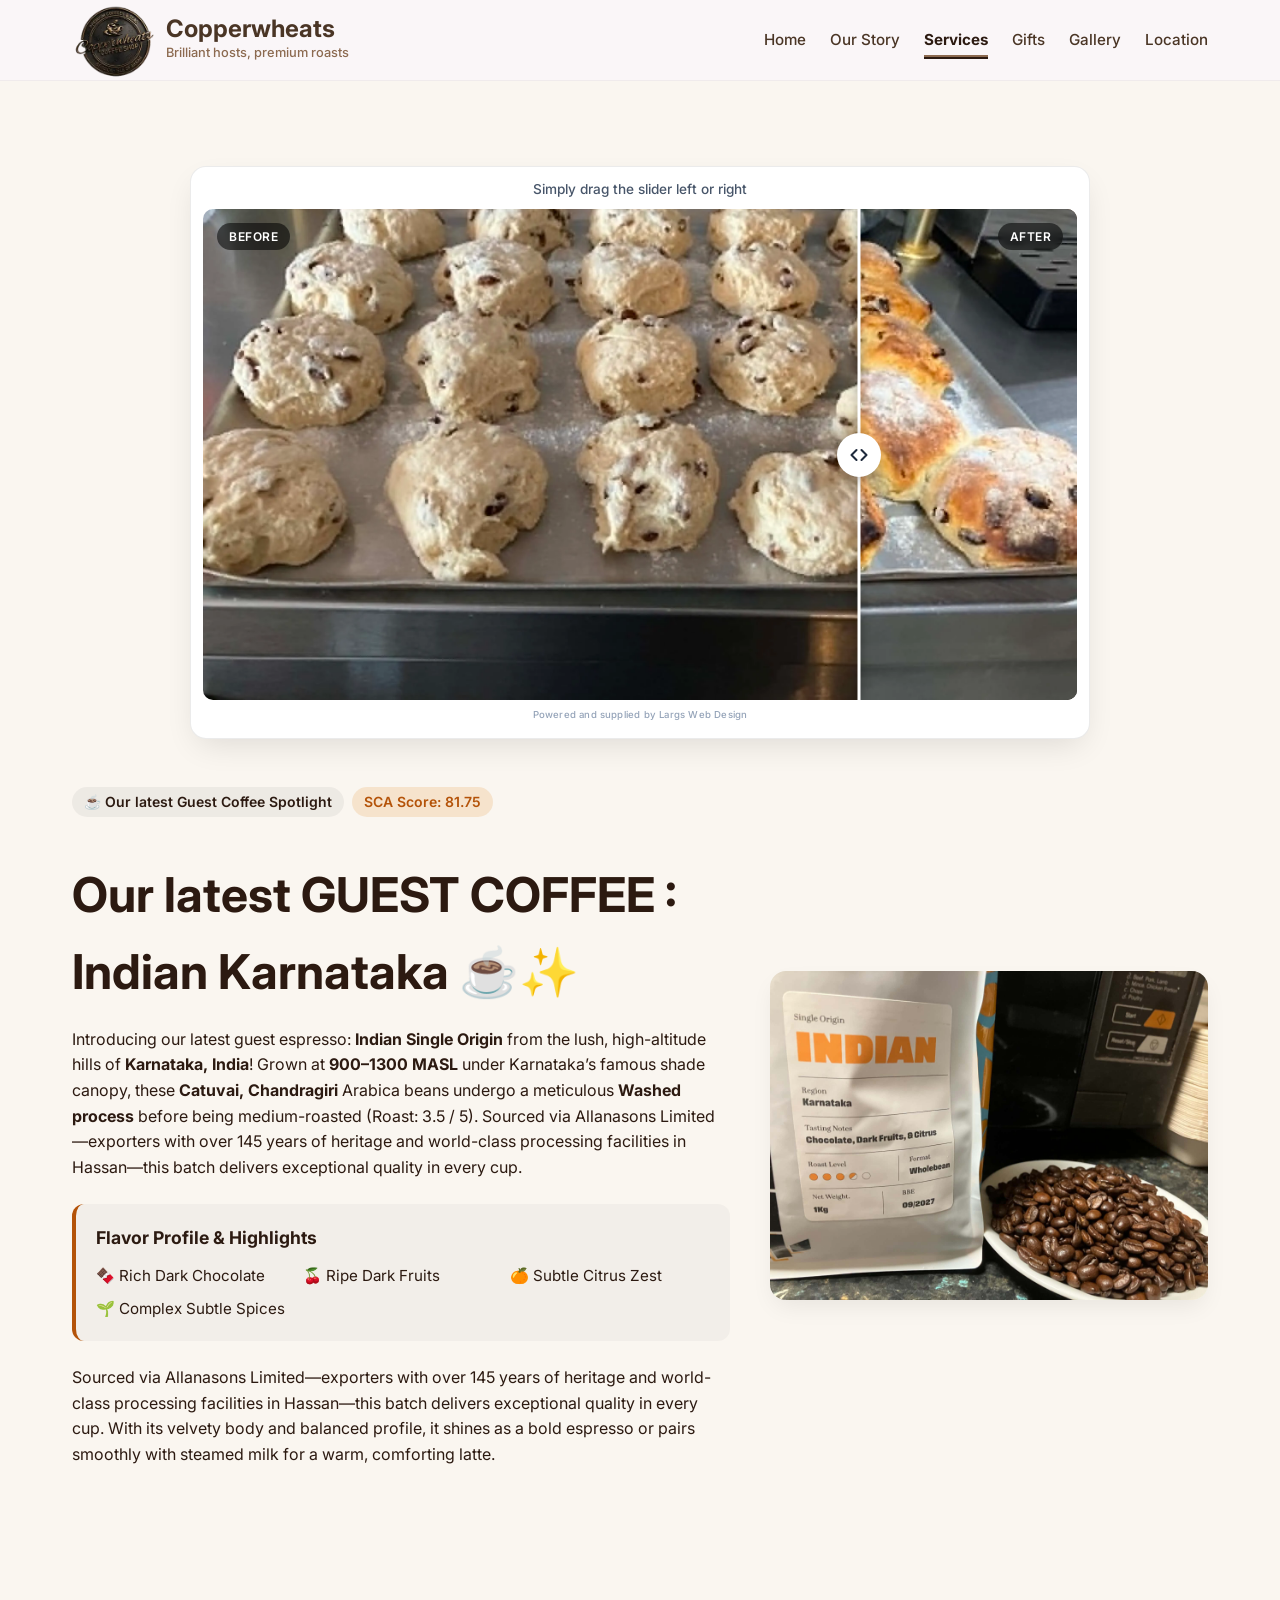
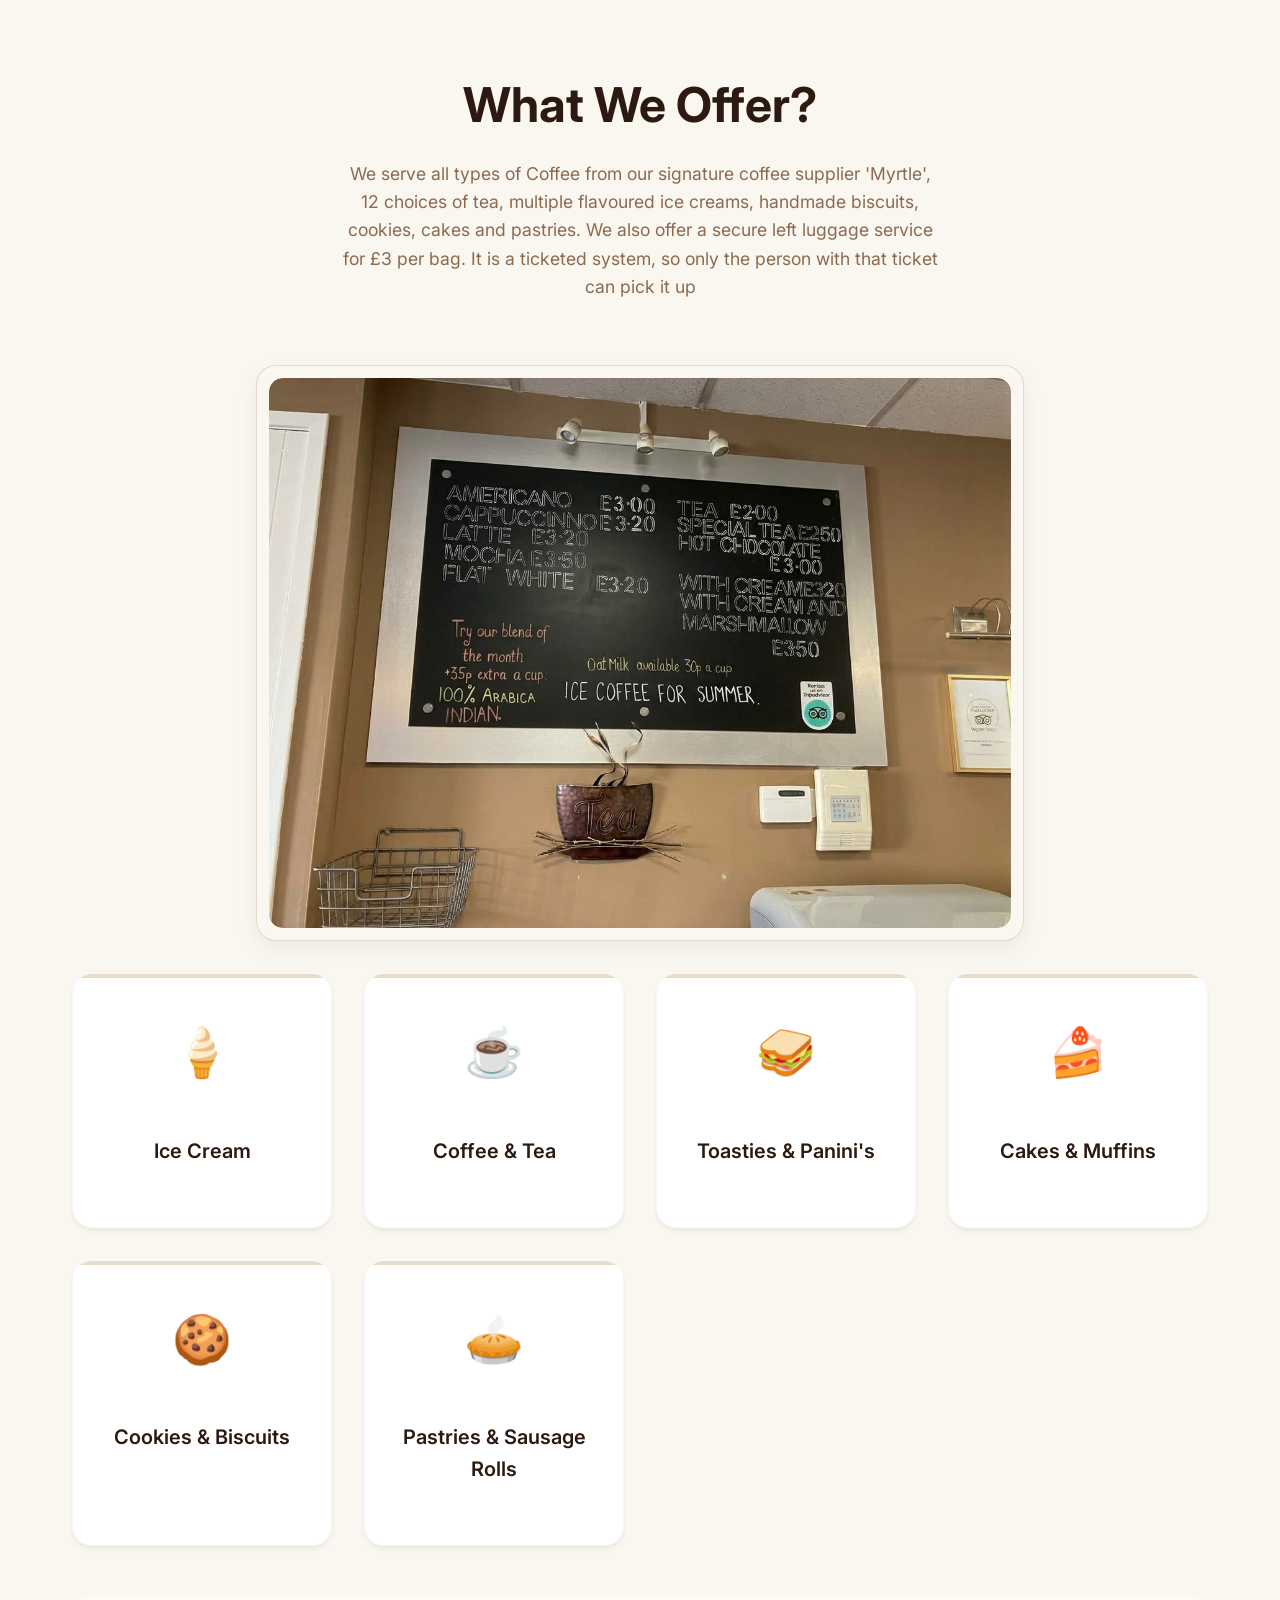
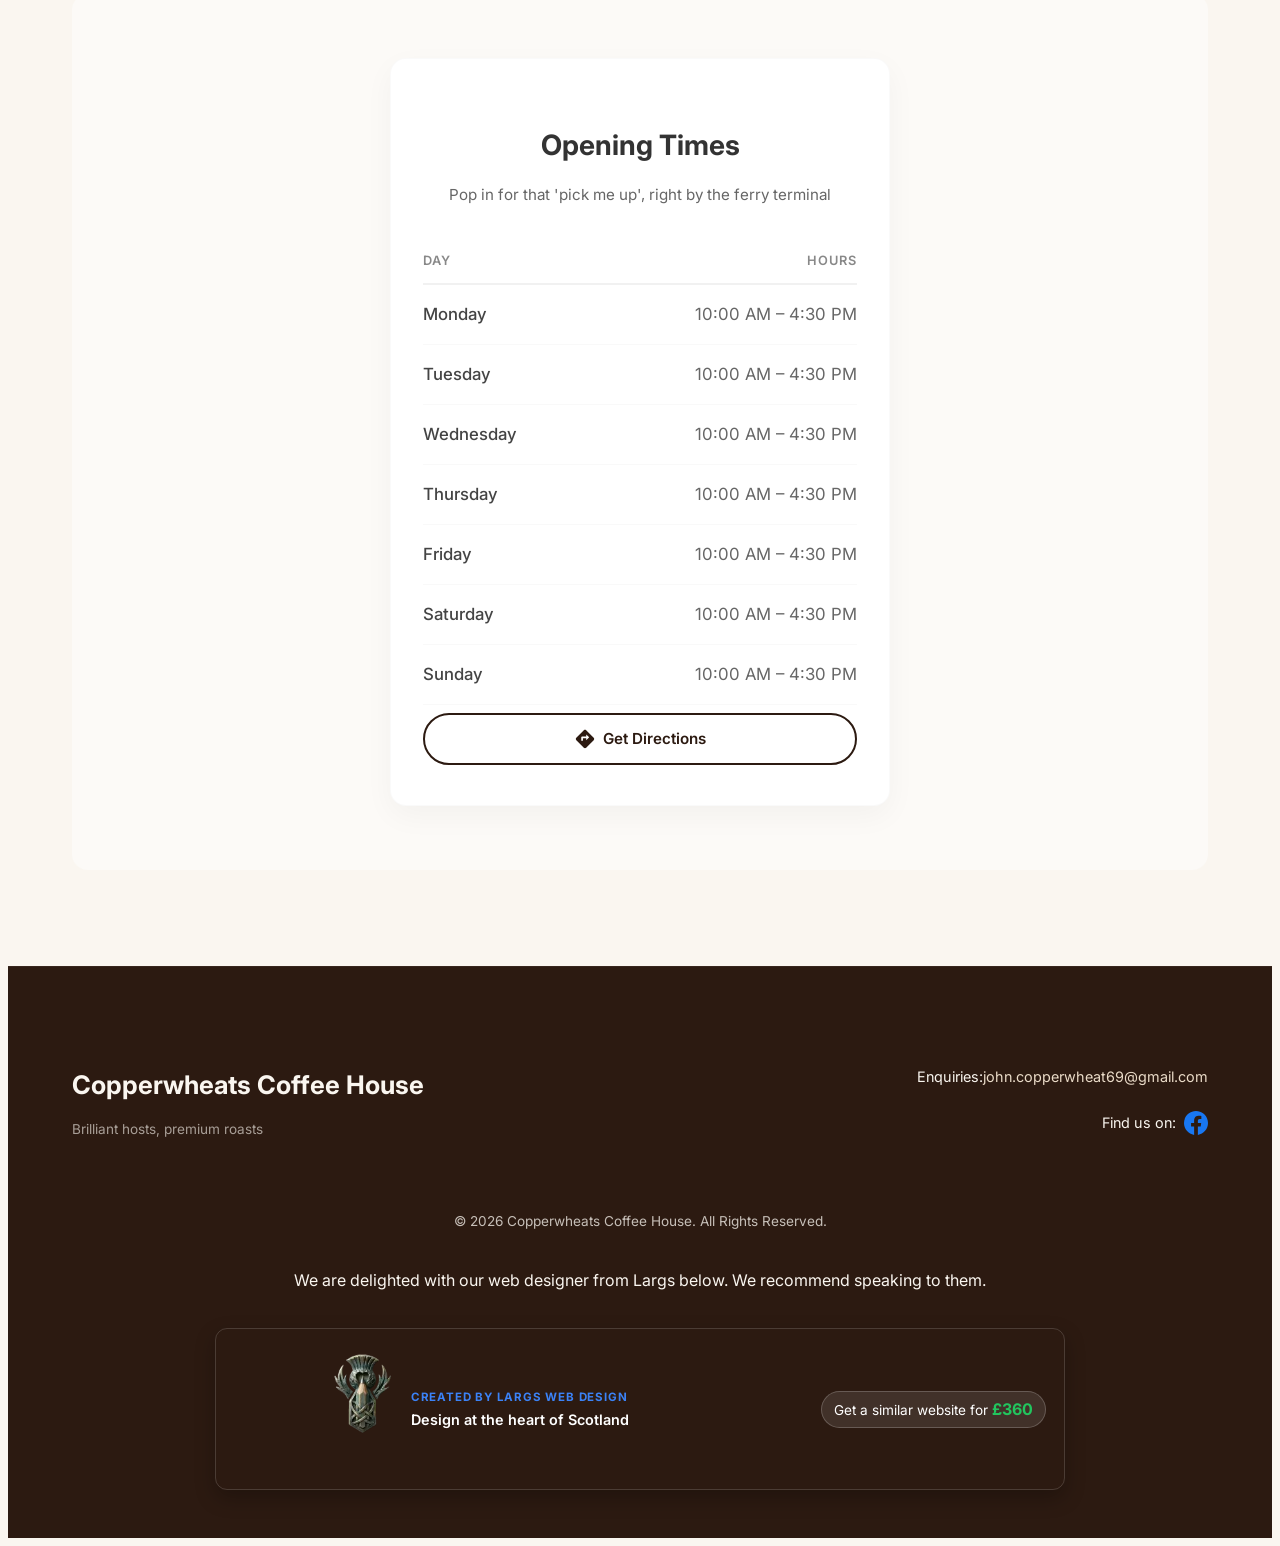
<file: services/index.html>
<!DOCTYPE html><html lang="en"><head><meta charset="UTF-8"><meta name="viewport" content="width=device-width, initial-scale=1.0"><!-- 1. Critical Preconnects & High-Priority LCP Asset --><link rel="preconnect" href="https://fonts.googleapis.com"><link rel="preconnect" href="https://fonts.gstatic.com" crossorigin><!-- Preload strictly on index route and inline critical background style --><!-- 2. Async Non-Blocking Google Fonts Loading --><link rel="stylesheet" href="https://fonts.googleapis.com/css2?family=Cormorant+Garamond:wght@600;700&family=Plus+Jakarta+Sans:wght@300;400;500;600;700&family=Inter:wght@400;500;700&display=swap" media="print" onload="this.media='all'"><noscript><link rel="stylesheet" href="https://fonts.googleapis.com/css2?family=Cormorant+Garamond:wght@600;700&family=Plus+Jakarta+Sans:wght@300;400;500;600;700&family=Inter:wght@400;500;700&display=swap"></noscript><!-- 3. Favicons & Meta --><link rel="icon" type="image/png" href="/favicon.png" sizes="150x150"><link rel="apple-touch-icon" href="/favicon.png"><title>What We Offer? | Copperwheats</title><meta name="description" content="We serve all types of Coffee from our signature coffee supplier 'Myrtle', 12 choices of tea, multiple flavoured ice creams, handmade biscuits, cookies, cakes and pastries. We also offer a secure left luggage service for £3 per bag. It is a ticketed system, so only the person with that ticket can pick it up"><link rel="canonical" href="https://www.copperwheats.co.uk/services/"><!-- 4. SEO Schema & View Transitions --><script type="application/ld+json">{"@context":"https://schema.org","@type":"CafeOrCoffeeShop","name":"Copperwheats Coffee House","description":"We serve all types of Coffee from our signature coffee supplier 'Myrtle', 12 choices of tea, multiple flavoured ice creams, handmade biscuits, cookies, cakes and pastries. We also offer a secure left luggage service for £3 per bag. It is a ticketed system, so only the person with that ticket can pick it up","url":"https://www.copperwheats.co.uk","telephone":"+44 1770 303522","image":"https://www.copperwheats.co.uk/images/Shopfront.webp","servesCuisine":["Coffee","Cafe","Tea","Green Tea","Herbal Tea","Muffins","Pastries","Bakery","Ice Cream","Sandwiches","Toasties","Light Bites","Scottish","British","Vegetarian options","Gluten-free options","Vegan options"],"priceRange":"£","areaServed":[{"@type":"City","name":"Isle of Arran"},{"@type":"City","name":"Brodick"},{"@type":"City","name":"Lamlash"},{"@type":"City","name":"Whiting Bay"},{"@type":"City","name":"Lochranza"},{"@type":"City","name":"Kilmory"},{"@type":"City","name":"Blackwaterfoot"},{"@type":"City","name":"Corrie"},{"@type":"City","name":"Sannox"},{"@type":"City","name":"Pirnmill"},{"@type":"City","name":"Catacol"},{"@type":"City","name":"Machrie"},{"@type":"City","name":"Sliddery"},{"@type":"City","name":"Kildonan"},{"@type":"City","name":"Shiskine"}],"address":{"@type":"PostalAddress","streetAddress":"The Pier, Brodick, Isle of Arran","addressLocality":"Brodick","addressRegion":"Isle of Arran","postalCode":"KA27 8AX","addressCountry":"GB"},"geo":{"@type":"GeoCoordinates","latitude":55.5772,"longitude":-5.1385},"openingHoursSpecification":[{"@type":"OpeningHoursSpecification","dayOfWeek":"Monday","opens":"10:00","closes":"16:30"},{"@type":"OpeningHoursSpecification","dayOfWeek":"Tuesday","opens":"10:00","closes":"16:30"},{"@type":"OpeningHoursSpecification","dayOfWeek":"Wednesday","opens":"10:00","closes":"16:30"},{"@type":"OpeningHoursSpecification","dayOfWeek":"Thursday","opens":"10:00","closes":"16:30"},{"@type":"OpeningHoursSpecification","dayOfWeek":"Friday","opens":"10:00","closes":"16:30"},{"@type":"OpeningHoursSpecification","dayOfWeek":"Saturday","opens":"10:00","closes":"16:30"},{"@type":"OpeningHoursSpecification","dayOfWeek":"Sunday","opens":"10:00","closes":"16:30"}],"sameAs":["https://www.google.com/maps/place/?q=place_id:ChIJsR7E-07viUgRKh1IqQQ9mAc","https://www.facebook.com/Copperwheats","https://www.tripadvisor.co.uk/Restaurant_Review-g551754-d3649538-Reviews-Copperwheat_Coffee_House-Brodick_Isle_of_Arran_Scotland.html"]}</script><meta name="astro-view-transitions-enabled" content="true"><meta name="astro-view-transitions-fallback" content="animate"><script type="module" src="/_astro/ClientRouter.astro_astro_type_script_index_0_lang.Sx5bM3k1.js"></script><!-- 5. Non-Blocking Analytics --><script async src="https://www.googletagmanager.com/gtag/js?id=G-T9F1HF99BM"></script><script>
          window.dataLayer = window.dataLayer || [];
          function gtag(){dataLayer.push(arguments);}
          gtag('js', new Date());
          gtag('config', 'G-T9F1HF99BM');
        </script><link rel="stylesheet" href="/_astro/BaseLayout.ktLebIsI.css"><style>.slider-card[data-astro-cid-hqf3ekjl]{background:#fff;border:1px solid #00000014;border-radius:16px;max-width:900px;margin:20px auto;padding:12px;box-shadow:0 12px 32px -8px #0000001f}.image-slider-container[data-astro-cid-hqf3ekjl]{user-select:none;box-sizing:border-box;aspect-ratio:16/9;border-radius:10px;width:100%;position:relative;overflow:hidden}.img-wrapper[data-astro-cid-hqf3ekjl]{width:100%;height:100%}.img-wrapper[data-astro-cid-hqf3ekjl] img[data-astro-cid-hqf3ekjl]{object-fit:cover;pointer-events:none;width:100%;height:100%;display:block}.img-after[data-astro-cid-hqf3ekjl]{clip-path:polygon(var(--slider-pos,50%) 0, 100% 0, 100% 100%, var(--slider-pos,50%) 100%);position:absolute;top:0;left:0}.badge[data-astro-cid-hqf3ekjl]{z-index:4;backdrop-filter:blur(4px);color:#fff;letter-spacing:.5px;text-transform:uppercase;pointer-events:none;background:#0000008c;border-radius:20px;padding:4px 12px;font-size:.75rem;font-weight:600;position:absolute;top:14px}.badge-before[data-astro-cid-hqf3ekjl]{left:14px}.badge-after[data-astro-cid-hqf3ekjl]{right:14px}.slider-input[data-astro-cid-hqf3ekjl]{opacity:0;cursor:ew-resize;z-index:10;width:100%;height:100%;margin:0;position:absolute;top:0;left:0}.slider-line[data-astro-cid-hqf3ekjl]{top:0;bottom:0;left:var(--slider-pos,50%);pointer-events:none;z-index:5;background:#fff;width:3px;position:absolute;transform:translate(-50%);box-shadow:0 0 8px #00000080}.slider-button[data-astro-cid-hqf3ekjl]{top:50%;left:var(--slider-pos,50%);color:#1e293b;pointer-events:none;z-index:6;background:#fff;border-radius:50%;justify-content:center;align-items:center;width:44px;height:44px;transition:transform .1s;display:flex;position:absolute;transform:translate(-50%,-50%);box-shadow:0 4px 14px #00000040}.image-slider-container[data-astro-cid-hqf3ekjl]:active .slider-button[data-astro-cid-hqf3ekjl]{transform:translate(-50%,-50%)scale(1.1)}.slider-header[data-astro-cid-hqf3ekjl],.slider-footer[data-astro-cid-hqf3ekjl]{text-align:center;width:100%;margin-top:0;margin-bottom:0;display:block}.slider-header[data-astro-cid-hqf3ekjl]{color:#475569;margin-bottom:8px;font-family:inherit;font-size:.85rem;font-weight:500}.credit-link[data-astro-cid-hqf3ekjl]{color:#94a3b8;letter-spacing:.2px;font-size:.6rem;font-weight:500;text-decoration:none;transition:color .2s;display:inline-block}.credit-link[data-astro-cid-hqf3ekjl]:hover{color:#0284c7;text-decoration:underline}
.coffee-spotlight-section[data-astro-cid-atvngnbo]{width:100%;margin:3rem 0}.spotlight-grid[data-astro-cid-atvngnbo]{grid-template-columns:1fr;align-items:center;gap:2.5rem;display:grid}@media (width>=768px){.spotlight-grid[data-astro-cid-atvngnbo]{grid-template-columns:1.2fr .8fr}}.badge-row[data-astro-cid-atvngnbo]{flex-wrap:wrap;gap:.5rem;margin-bottom:1rem;display:flex}.badge[data-astro-cid-atvngnbo]{background-color:#0000000d;border-radius:9999px;padding:.25rem .75rem;font-size:.875rem;font-weight:600;display:inline-block}.badge[data-astro-cid-atvngnbo].score{color:#b45309;background-color:#d9770626}.flavor-card[data-astro-cid-atvngnbo]{background-color:#00000008;border-left:4px solid #b45309;border-radius:12px;margin:1.5rem 0;padding:1.25rem}.flavor-card[data-astro-cid-atvngnbo] h3[data-astro-cid-atvngnbo]{margin-top:0;margin-bottom:.75rem;font-size:1.1rem}.flavor-list[data-astro-cid-atvngnbo]{grid-template-columns:repeat(auto-fit,minmax(180px,1fr));gap:.5rem;margin:0;padding:0;list-style:none;display:grid}.flavor-list[data-astro-cid-atvngnbo] li[data-astro-cid-atvngnbo]{font-size:.95rem}.cta-note[data-astro-cid-atvngnbo]{margin-top:1.5rem;font-size:.95rem}.spotlight-image-wrapper[data-astro-cid-atvngnbo]{justify-content:center;align-items:center;width:100%;height:100%;display:flex}.spotlight-img[data-astro-cid-atvngnbo]{object-fit:contain;border-radius:16px;width:100%;max-height:480px;box-shadow:0 10px 25px -5px #00000014}.wall-menu-section[data-astro-cid-cbz5brqn]{width:100%;max-width:800px;margin:2rem auto;padding:0 1rem}.menu-image-card[data-astro-cid-cbz5brqn]{background-color:var(--color-background,#faf6f0);border:1px solid #8c6a5033;border-radius:20px;padding:.75rem;overflow:hidden;box-shadow:0 8px 25px #2c1a110f}.image-wrapper[data-astro-cid-cbz5brqn]{background-color:#8c6a5014;border-radius:14px;width:100%;position:relative;overflow:hidden}.menu-img[data-astro-cid-cbz5brqn]{object-fit:cover;border-radius:14px;width:100%;height:auto;max-height:550px;display:block}.placeholder-fallback[data-astro-cid-cbz5brqn]{text-align:center;background-color:#faf6f0;border:2px dashed #8c6a504d;border-radius:14px;flex-direction:column;justify-content:center;align-items:center;min-height:320px;padding:2rem;display:flex}.placeholder-icon[data-astro-cid-cbz5brqn]{margin-bottom:.5rem;font-size:2.5rem}.placeholder-title[data-astro-cid-cbz5brqn]{color:var(--color-text-dark,#2c1a11);margin:0 0 .35rem;font-size:1.1rem;font-weight:600}.placeholder-sub[data-astro-cid-cbz5brqn]{color:var(--color-mid-neutral,#8c6a50);margin:0;font-size:.85rem}.placeholder-sub[data-astro-cid-cbz5brqn] code[data-astro-cid-cbz5brqn]{color:#2c1a11;background:#8c6a5026;border-radius:4px;padding:.15rem .4rem;font-family:monospace}
</style><style>[data-astro-transition-scope="astro-znvvpdic-4"] { view-transition-name: site-logo; }@layer astro { ::view-transition-old(site-logo) { 
	animation-duration: 180ms;
	animation-timing-function: cubic-bezier(0.76, 0, 0.24, 1);
	animation-fill-mode: both;
	animation-name: astroFadeOut; }::view-transition-new(site-logo) { 
	animation-duration: 180ms;
	animation-timing-function: cubic-bezier(0.76, 0, 0.24, 1);
	animation-fill-mode: both;
	animation-name: astroFadeIn; }[data-astro-transition=back]::view-transition-old(site-logo) { 
	animation-duration: 180ms;
	animation-timing-function: cubic-bezier(0.76, 0, 0.24, 1);
	animation-fill-mode: both;
	animation-name: astroFadeOut; }[data-astro-transition=back]::view-transition-new(site-logo) { 
	animation-duration: 180ms;
	animation-timing-function: cubic-bezier(0.76, 0, 0.24, 1);
	animation-fill-mode: both;
	animation-name: astroFadeIn; } }[data-astro-transition-fallback="old"] [data-astro-transition-scope="astro-znvvpdic-4"],
			[data-astro-transition-fallback="old"][data-astro-transition-scope="astro-znvvpdic-4"] { 
	animation-duration: 180ms;
	animation-timing-function: cubic-bezier(0.76, 0, 0.24, 1);
	animation-fill-mode: both;
	animation-name: astroFadeOut; }[data-astro-transition-fallback="new"] [data-astro-transition-scope="astro-znvvpdic-4"],
			[data-astro-transition-fallback="new"][data-astro-transition-scope="astro-znvvpdic-4"] { 
	animation-duration: 180ms;
	animation-timing-function: cubic-bezier(0.76, 0, 0.24, 1);
	animation-fill-mode: both;
	animation-name: astroFadeIn; }[data-astro-transition=back][data-astro-transition-fallback="old"] [data-astro-transition-scope="astro-znvvpdic-4"],
			[data-astro-transition=back][data-astro-transition-fallback="old"][data-astro-transition-scope="astro-znvvpdic-4"] { 
	animation-duration: 180ms;
	animation-timing-function: cubic-bezier(0.76, 0, 0.24, 1);
	animation-fill-mode: both;
	animation-name: astroFadeOut; }[data-astro-transition=back][data-astro-transition-fallback="new"] [data-astro-transition-scope="astro-znvvpdic-4"],
			[data-astro-transition=back][data-astro-transition-fallback="new"][data-astro-transition-scope="astro-znvvpdic-4"] { 
	animation-duration: 180ms;
	animation-timing-function: cubic-bezier(0.76, 0, 0.24, 1);
	animation-fill-mode: both;
	animation-name: astroFadeIn; }</style></head><body><!-- Encapsulated Header Component --><!-- GLOBAL HEADER --><header class="header-sticky" data-astro-cid-nen7h5rs><div class="container nav-container" data-astro-cid-nen7h5rs><a href="/" class="brand-logo" data-target="home" style="display: inline-flex !important; align-items: center !important; gap: 55px !important; text-decoration: none !important;" data-astro-cid-nen7h5rs><img data-astro-transition-scope="astro-znvvpdic-4" id="nav-logo-image" src="/logo.webp" alt="Copperwheats Coffee House" title="Copperwheats Coffee House Logo" style="display: block !important; position: static !important; height: 5em; width: auto; object-fit: contain; margin: 0 !important;" data-astro-cid-nen7h5rs><div class="logo-text" style="position: static !important; display: flex !important; flex-direction: column !important;" data-astro-cid-nen7h5rs><span id="lbl-logo-main" data-astro-cid-nen7h5rs>Copperwheats</span><span id="lbl-logo-sub" data-astro-cid-nen7h5rs>Brilliant hosts, premium roasts</span></div></a><!-- Mobile Hamburger Toggle Button --><button id="menu-toggle" aria-label="Toggle Navigation Menu" aria-expanded="false" class="mobile-menu-btn" data-astro-cid-nen7h5rs><span class="bar" data-astro-cid-nen7h5rs></span><span class="bar" data-astro-cid-nen7h5rs></span><span class="bar" data-astro-cid-nen7h5rs></span></button><!-- Navigation Drawer --><div id="nav-wrapper" class="nav-drawer-wrapper" data-astro-cid-nen7h5rs><nav aria-label="Main Navigation" data-astro-cid-c75fxstf><ul class="nav-list" data-astro-cid-c75fxstf><li data-astro-cid-c75fxstf><a href="/" class="nav-link" data-astro-cid-c75fxstf>Home</a></li><li data-astro-cid-c75fxstf><a href="/about" class="nav-link" data-astro-cid-c75fxstf>Our Story</a></li><li data-astro-cid-c75fxstf><a href="/services" class="nav-link active" aria-current="page" data-astro-cid-c75fxstf>Services</a></li><li data-astro-cid-c75fxstf><a href="/gifts" class="nav-link" data-astro-cid-c75fxstf>Gifts</a></li><li data-astro-cid-c75fxstf><a href="/gallery" class="nav-link" data-astro-cid-c75fxstf>Gallery</a></li><li data-astro-cid-c75fxstf><a href="/contact" class="nav-link" data-astro-cid-c75fxstf>Location</a></li></ul></nav></div></div></header><script type="module">function e(){let e=document.getElementById(`menu-toggle`),t=document.getElementById(`nav-wrapper`);e&&t&&(e.onclick=()=>{let n=e.getAttribute(`aria-expanded`)===`true`;e.setAttribute(`aria-expanded`,(!n).toString()),t.classList.toggle(`is-open`),e.classList.toggle(`is-active`)})}document.addEventListener(`astro:page-load`,e);</script><!-- PAGE MAIN CONTENT --><main><main class="container"><section id="section-services"><div class="nav-buffer"></div><!-- {showComparisonSlider && (
        <div>
            <comparison-slider 
                // before-img="https://www.copperwheats.co.uk/images/SconesBefore7.webp" 
                // after-img="https://www.copperwheats.co.uk/images/SconesAfter9.webp" 
                before-img="/images/SconesBefore7.webp" 
                after-img="/images/SconesAfter9.webp" 
                before-alt="Sample Before" 
                after-alt="Sample After" 
                start-pos="75">
            </comparison-slider>
        </div>
      )} --><div><div class="slider-card" data-astro-cid-hqf3ekjl><div class="slider-header" data-astro-cid-hqf3ekjl>Simply drag the slider left or right</div><div class="image-slider-container" style="--slider-pos: 75%;" data-astro-cid-hqf3ekjl><!-- Floating Labels --><span class="badge badge-before" data-astro-cid-hqf3ekjl>Before</span><span class="badge badge-after" data-astro-cid-hqf3ekjl>After</span><!-- Base Layer: "Before" Image (Left/Bottom side) --><div class="img-wrapper img-before" data-astro-cid-hqf3ekjl><img src="/images/SconesBefore7.webp" alt="Unbaked Scone Dough" data-astro-cid-hqf3ekjl></div><!-- Top Layer: "After" Image (Right side, clipped from handle to right edge) --><div class="img-wrapper img-after" data-astro-cid-hqf3ekjl><img src="/images/SconesAfter9.webp" alt="Golden Baked Scones" data-astro-cid-hqf3ekjl></div><!-- Range Control & Visual Handle --><input type="range" min="0" max="100" value="75" class="slider-input" aria-label="Image comparison slider" data-astro-cid-hqf3ekjl><div class="slider-line" data-astro-cid-hqf3ekjl></div><div class="slider-button" data-astro-cid-hqf3ekjl><!-- Horizontal Left/Right Pointer Arrows --><svg width="20" height="20" viewBox="0 0 24 24" fill="none" stroke="currentColor" stroke-width="2.5" stroke-linecap="round" stroke-linejoin="round" data-astro-cid-hqf3ekjl><polyline points="9 18 3 12 9 6" data-astro-cid-hqf3ekjl></polyline><polyline points="15 6 21 12 15 18" data-astro-cid-hqf3ekjl></polyline></svg></div></div><!-- Discrete Credit Badge --><div class="slider-footer" data-astro-cid-hqf3ekjl><a href="https://www.largswebdesign.co.uk" target="_blank" rel="noopener noreferrer" class="credit-link" data-astro-cid-hqf3ekjl>Powered and supplied by Largs Web Design</a></div></div><script type="module">function e(){document.querySelectorAll(`.image-slider-container`).forEach(e=>{e.querySelector(`.slider-input`)?.addEventListener(`input`,t=>{let n=t.target;e.style.setProperty(`--slider-pos`,`${n.value}%`)})})}e(),document.addEventListener(`astro:page-load`,e);</script></div><!-- 3. Guest Coffee Spotlight Section (Controlled via Config) --><section class="coffee-spotlight-section" data-astro-cid-atvngnbo><div class="spotlight-grid" data-astro-cid-atvngnbo><!-- Left Column: Content --><div class="spotlight-content" data-astro-cid-atvngnbo><div class="badge-row" data-astro-cid-atvngnbo><span class="badge" data-astro-cid-atvngnbo>☕ Our latest Guest Coffee Spotlight</span><span class="badge score" data-astro-cid-atvngnbo>SCA Score: 81.75</span></div><h2 class="section-title" data-astro-cid-atvngnbo>Our latest GUEST COFFEE : Indian Karnataka ☕✨</h2><p class="intro-text" data-astro-cid-atvngnbo>Introducing our latest guest espresso: <strong data-astro-cid-atvngnbo>Indian Single Origin</strong> from the lush, high-altitude hills of <strong data-astro-cid-atvngnbo>Karnataka, India</strong>! Grown at <strong data-astro-cid-atvngnbo>900–1300 MASL</strong> under Karnataka’s famous shade canopy, these <strong data-astro-cid-atvngnbo>Catuvai, Chandragiri</strong> Arabica beans undergo a meticulous <strong data-astro-cid-atvngnbo>Washed process</strong> before being medium-roasted (Roast: 3.5 / 5). Sourced via Allanasons Limited—exporters with over 145 years of heritage and world-class processing facilities in Hassan—this batch delivers exceptional quality in every cup.</p><div class="flavor-card" data-astro-cid-atvngnbo><h3 data-astro-cid-atvngnbo>Flavor Profile & Highlights</h3><ul class="flavor-list" data-astro-cid-atvngnbo><li data-astro-cid-atvngnbo>🍫 Rich Dark Chocolate</li><li data-astro-cid-atvngnbo>🍒 Ripe Dark Fruits</li><li data-astro-cid-atvngnbo>🍊 Subtle Citrus Zest</li><li data-astro-cid-atvngnbo>🌱 Complex Subtle Spices</li></ul></div><p class="closing-text" data-astro-cid-atvngnbo>Sourced via Allanasons Limited—exporters with over 145 years of heritage and world-class processing facilities in Hassan—this batch delivers exceptional quality in every cup. With its velvety body and balanced profile, it shines as a bold espresso or pairs smoothly with steamed milk for a warm, comforting latte.</p></div><!-- Right Column: Product Image --><div class="spotlight-image-wrapper" data-astro-cid-atvngnbo><img src="/images/GuestCoffee1.jpg" alt="Indian Karnataka Single Origin Coffee Bag and Beans" class="spotlight-img" loading="lazy" data-astro-cid-atvngnbo></div></div></section><!-- Page Title & Subtitle --><section class="container section-padding"><div class="text-center"><h2 class="section-title" id="lbl-services-title">What We Offer?</h2><p class="section-subtitle" id="lbl-services-subtitle">We serve all types of Coffee from our signature coffee supplier &#39;Myrtle&#39;, 12 choices of tea, multiple flavoured ice creams, handmade biscuits, cookies, cakes and pastries. We also offer a secure left luggage service for £3 per bag. It is a ticketed system, so only the person with that ticket can pick it up</p></div><!-- 1. Menu Download Preview Section (Conditional Feature) --><section class="wall-menu-section" data-astro-cid-cbz5brqn><div class="menu-image-card" data-astro-cid-cbz5brqn><div class="image-wrapper" data-astro-cid-cbz5brqn><img src="/images/Menu.jpg" alt="Copperwheats Coffee House Menu" class="menu-img" loading="lazy" onerror="this.style.display='none'; this.nextElementSibling.style.display='flex';" data-astro-cid-cbz5brqn><!-- Styled placeholder backup if the image file isn't in public/images yet --><div class="placeholder-fallback" style="display: none;" data-astro-cid-cbz5brqn><span class="placeholder-icon" data-astro-cid-cbz5brqn>📋</span><p class="placeholder-title" data-astro-cid-cbz5brqn>Wall Menu Photo Placeholder</p><p class="placeholder-sub" data-astro-cid-cbz5brqn>Add <code data-astro-cid-cbz5brqn>Menu.jpg</code> to your <code data-astro-cid-cbz5brqn>public/images/</code> folder</p></div></div></div></section><!-- 2. Services Grid --><div class="services-grid" id="container-services-cards" style="margin-top: 2rem;"><div class="service-card"><span class="service-emoji">🍦</span><h3>Ice Cream</h3></div><div class="service-card"><span class="service-emoji">☕</span><h3>Coffee &amp; Tea</h3></div><div class="service-card"><span class="service-emoji">🥪</span><h3>Toasties &amp; Panini&#39;s</h3></div><div class="service-card"><span class="service-emoji">🍰</span><h3>Cakes &amp; Muffins</h3></div><div class="service-card"><span class="service-emoji">🍪</span><h3>Cookies &amp; Biscuits</h3></div><div class="service-card"><span class="service-emoji">🥧</span><h3>Pastries &amp; Sausage Rolls</h3></div></div><!-- 3. Opening Hours Section (Conditional Feature) --><section id="section-opening-hours" class="hours-section" style="padding: 4rem 1rem; background-color: var(--site-bg-light, #fcfaf7); text-align: center; margin-top: 3rem; border-radius: 16px;"><div style="max-width: 500px; margin: 0 auto; background: #ffffff; padding: 2.5rem 2rem; border-radius: 16px; box-shadow: 0 10px 30px rgba(0,0,0,0.04); border: 1px solid rgba(0,0,0,0.02);"><h2 id="hours-title" style="font-size: 1.75rem; margin-bottom: 0.5rem; color: #333;">Opening Times</h2><p id="hours-subtitle" style="color: #666; font-size: 0.95rem; margin-bottom: 2rem;">Pop in for that &#39;pick me up&#39;, right by the ferry terminal</p><table style="width: 100%; border-collapse: collapse; text-align: left;"><thead><tr style="border-bottom: 2px solid #f1f1f1;"><th style="padding: 0.75rem 0; color: #888; font-weight: 600; text-transform: uppercase; font-size: 0.8rem; letter-spacing: 1px;">Day</th><th style="padding: 0.75rem 0; color: #888; font-weight: 600; text-transform: uppercase; font-size: 0.8rem; letter-spacing: 1px; text-align: right;">Hours</th></tr></thead><tbody style="color: #444; font-size: 1.05rem;"><tr style="border-bottom: 1px solid #f9f9f9;"><td style="padding: 1rem 0; font-weight: 500;">Monday</td><td id="time-monday" style="padding: 1rem 0; text-align: right; color: #666;">10:00 AM – 4:30 PM</td></tr><tr style="border-bottom: 1px solid #f9f9f9;"><td style="padding: 1rem 0; font-weight: 500;">Tuesday</td><td id="time-tuesday" style="padding: 1rem 0; text-align: right; color: #666;">10:00 AM – 4:30 PM</td></tr><tr style="border-bottom: 1px solid #f9f9f9;"><td style="padding: 1rem 0; font-weight: 500;">Wednesday</td><td id="time-wednesday" style="padding: 1rem 0; text-align: right; color: #666;">10:00 AM – 4:30 PM</td></tr><tr style="border-bottom: 1px solid #f9f9f9;"><td style="padding: 1rem 0; font-weight: 500;">Thursday</td><td id="time-thursday" style="padding: 1rem 0; text-align: right; color: #666;">10:00 AM – 4:30 PM</td></tr><tr style="border-bottom: 1px solid #f9f9f9;"><td style="padding: 1rem 0; font-weight: 500;">Friday</td><td id="time-friday" style="padding: 1rem 0; text-align: right; color: #666;">10:00 AM – 4:30 PM</td></tr><tr style="border-bottom: 1px solid #f9f9f9;"><td style="padding: 1rem 0; font-weight: 500;">Saturday</td><td id="time-saturday" style="padding: 1rem 0; text-align: right; color: #666;">10:00 AM – 4:30 PM</td></tr><tr style="border-bottom: 1px solid #f9f9f9;"><td style="padding: 1rem 0; font-weight: 500;">Sunday</td><td id="time-sunday" style="padding: 1rem 0; text-align: right; color: #666;">10:00 AM – 4:30 PM</td></tr></tbody></table><a href="https://www.google.com/maps/dir/?api=1&amp;destination=Copperwheats%20Coffee%20House&amp;destination_place_id=ChIJsR7E-07viUgRKh1IqQQ9mAc" target="_blank" rel="noopener noreferrer" class="btn btn-secondary directions-btn"><svg class="directions-icon" viewBox="0 0 24 24" width="20" height="20" fill="currentColor"><path d="M22.43 10.59l-9.01-9.01c-.78-.78-2.05-.78-2.83 0l-9.01 9.01c-.78.78-.78 2.05 0 2.83l9.01 9.01c.78.78 2.05.78 2.83 0l9.01-9.01c.79-.78.79-2.05 0-2.83zm-8.93 2.91v-2.5h-4v3h-2v-4c0-.55.45-1 1-1h5v-2.5l3.5 3.5-3.5 3.5z"></path></svg><span>Get Directions</span></a></div></section></section></section></main></main><!-- GLOBAL FOOTER --><footer class="footer"><div class="container"><!-- Client Footer Section --><div class="footer-grid"><div class="footer-brand"><h4 id="lbl-footer-name">Copperwheats Coffee House</h4><p id="lbl-footer-tagline">Brilliant hosts, premium roasts</p></div><div class="footer-meta"><p>Enquiries:<a href="mailto:john.copperwheat69@gmail.com" id="lbl-footer-email-link">john.copperwheat69@gmail.com</a></p><div class="social-links"><span>Find us on:</span><a href="https://www.facebook.com/Copperwheats" target="_blank" rel="noopener noreferrer" aria-label="Visit Copperwheats on Facebook"><svg xmlns="http://www.w3.org/2000/svg" width="24" height="24" viewBox="0 0 24 24" fill="#1877F2"><path d="M24 12.073c0-6.627-5.373-12-12-12s-12 5.373-12 12c0 5.99 4.388 10.954 10.125 11.854v-8.385H7.078v-3.47h3.047V9.43c0-3.007 1.792-4.669 4.533-4.669 1.312 0 2.686.235 2.686.235v2.953H15.83c-1.491 0-1.956.925-1.956 1.874v2.25h3.328l-.532 3.47h-2.796v8.385C19.612 23.027 24 18.062 24 12.073z"></path></svg></a></div></div></div><!-- Largs Web Design Ad Banner & Copyright Section --><div class="footer-ad-container" id="lbl-footer-copyright"><div class="footer-copyright-text">&copy; 2026 Copperwheats Coffee House. All Rights Reserved.</div><p>We are delighted with our web designer from Largs below. We recommend speaking to them.</p><div class="largs-ad-banner"><a href="https://www.largswebdesign.co.uk" target="_blank" rel="noopener noreferrer" class="largs-ad-link"><!-- Largs Web Design Logo --><img src="/images/largs-web-design-logo.webp" alt="Largs Web Design Logo" class="largs-logo"><div class="largs-ad-text"><span class="largs-tag">Created by Largs Web Design</span><span class="largs-title">Design at the heart of Scotland</span></div><div class="largs-action-group"><div class="largs-price-tag">Get a similar website for <strong>£360</strong></div></div></a></div></div></div></footer><!-- Pinned floating call button --><a id="floating-cta-button" href="https://www.google.com/maps/dir/?api=1&amp;destination=Copperwheats%20Coffee%20House&amp;destination_place_id=ChIJsR7E-07viUgRKh1IqQQ9mAc" class="floating-cta-btn hide-at-top" target="_blank" rel="noopener noreferrer" style="--btn-bg: #4A3525; --btn-hover: #8C6A50; --btn-opacity: 0.5;" data-astro-cid-67ubvuye><svg class="directions-icon" viewBox="0 0 24 24" width="20" height="20" fill="currentColor" data-astro-cid-67ubvuye><path d="M22.43 10.59l-9.01-9.01c-.78-.78-2.05-.78-2.83 0l-9.01 9.01c-.78.78-.78 2.05 0 2.83l9.01 9.01c.78.78 2.05.78 2.83 0l9.01-9.01c.79-.78.79-2.05 0-2.83zm-8.93 2.91v-2.5h-4v3h-2v-4c0-.55.45-1 1-1h5v-2.5l3.5 3.5-3.5 3.5z" data-astro-cid-67ubvuye></path></svg><span data-astro-cid-67ubvuye>Get Directions</span></a><script type="module">var e=document.getElementById(`floating-cta-button`);e&&window.addEventListener(`scroll`,()=>{window.scrollY<120?e.classList.add(`is-hidden`):e.classList.remove(`is-hidden`)},{passive:!0});</script></body></html>
</file>
<file: _astro/BaseLayout.ktLebIsI.css>
@keyframes astroFadeInOut{0%{opacity:1}to{opacity:0}}@keyframes astroFadeIn{0%{opacity:0;mix-blend-mode:plus-lighter}to{opacity:1;mix-blend-mode:plus-lighter}}@keyframes astroFadeOut{0%{opacity:1;mix-blend-mode:plus-lighter}to{opacity:0;mix-blend-mode:plus-lighter}}@keyframes astroSlideFromRight{0%{transform:translate(100%)}}@keyframes astroSlideFromLeft{0%{transform:translate(-100%)}}@keyframes astroSlideToRight{to{transform:translate(100%)}}@keyframes astroSlideToLeft{to{transform:translate(-100%)}}@media (prefers-reduced-motion){::view-transition-group(*),::view-transition-old(*),::view-transition-new(*),[data-astro-transition-scope]{animation:none!important}}.astro-route-announcer{clip:rect(0 0 0 0);clip-path:inset(50%);white-space:nowrap;width:1px;height:1px;position:absolute;top:0;left:0;overflow:hidden}.nav-list[data-astro-cid-c75fxstf]{gap:1.5rem;margin:0;padding:0;list-style:none;display:flex}.nav-link[data-astro-cid-c75fxstf].active{border-bottom:2px solid;font-weight:700}.mobile-menu-btn[data-astro-cid-nen7h5rs]{display:none}@media (width<=768px){.nav-container[data-astro-cid-nen7h5rs]{flex-direction:row!important;justify-content:space-between!important;align-items:flex-start!important;padding:.75rem 1rem!important;display:flex!important;position:relative!important}.brand-logo[data-astro-cid-nen7h5rs]{gap:15px!important;padding-right:40px!important}#nav-logo-image[data-astro-cid-nen7h5rs]{height:4em!important}.logo-text[data-astro-cid-nen7h5rs] #lbl-logo-sub[data-astro-cid-nen7h5rs]{opacity:.8;margin-top:2px;font-size:.85rem!important;display:block!important}.mobile-menu-btn[data-astro-cid-nen7h5rs]{cursor:pointer;z-index:1002;background:0 0;border:none;flex-direction:column;justify-content:space-between;width:28px;height:20px;padding:0;display:flex;position:absolute;top:1rem;right:1rem}.mobile-menu-btn[data-astro-cid-nen7h5rs] .bar[data-astro-cid-nen7h5rs]{background-color:#4a3525;border-radius:2px;width:100%;height:3px;transition:all .3s ease-in-out}.mobile-menu-btn[data-astro-cid-nen7h5rs].is-active .bar[data-astro-cid-nen7h5rs]:first-child{transform:translateY(8.5px)rotate(45deg)}.mobile-menu-btn[data-astro-cid-nen7h5rs].is-active .bar[data-astro-cid-nen7h5rs]:nth-child(2){opacity:0}.mobile-menu-btn[data-astro-cid-nen7h5rs].is-active .bar[data-astro-cid-nen7h5rs]:nth-child(3){transform:translateY(-8.5px)rotate(-45deg)}.nav-drawer-wrapper[data-astro-cid-nen7h5rs]{z-index:1001;background-color:#faf6fa;width:max-content;min-width:fit-content;max-width:80vw;height:100vh;padding:80px 2.5rem 2rem 2rem;transition:right .3s ease-in-out;position:fixed;top:0;right:-100%;box-shadow:-4px 0 15px #00000026}.nav-drawer-wrapper[data-astro-cid-nen7h5rs].is-open{right:0}.nav-drawer-wrapper[data-astro-cid-nen7h5rs] nav,.nav-drawer-wrapper[data-astro-cid-nen7h5rs] ul,.nav-drawer-wrapper[data-astro-cid-nen7h5rs] .nav-links{flex-direction:column!important;align-items:flex-start!important;gap:1.5rem!important;width:100%!important;display:flex!important}.nav-drawer-wrapper[data-astro-cid-nen7h5rs] a{color:#1a1a1a!important;font-size:1.15rem!important;text-decoration:none!important}}.floating-cta-btn[data-astro-cid-67ubvuye],.floating-cta-btn[data-astro-cid-67ubvuye]:visited,.floating-cta-btn[data-astro-cid-67ubvuye]:focus,.floating-cta-btn[data-astro-cid-67ubvuye]:active{opacity:var(--btn-opacity,.9);-webkit-backdrop-filter:blur(8px);border-radius:9999px;align-items:center;gap:.5rem;padding:.75rem 1.25rem;font-family:inherit;font-size:.95rem;font-weight:700;transition:opacity .3s,transform .25s,background-color .25s;display:inline-flex;box-shadow:0 10px 25px -5px #0000004d;z-index:9999!important;background-color:var(--btn-bg,#002b49)!important;color:#fff!important;outline:none!important;text-decoration:none!important;position:fixed!important;bottom:1.5rem!important;right:1.5rem!important}.floating-cta-btn[data-astro-cid-67ubvuye]:hover{transform:translateY(-2px)scale(1.03);box-shadow:0 14px 28px -5px #0006;background-color:var(--btn-hover,#0284c7)!important;opacity:1!important}.floating-cta-btn[data-astro-cid-67ubvuye].is-hidden{pointer-events:none;transform:translateY(10px);opacity:0!important}.floating-cta-btn[data-astro-cid-67ubvuye] svg[data-astro-cid-67ubvuye]{flex-shrink:0;display:block}:root{--color-primary:#8c6a50;--color-primary-dark:#4a3525;--color-primary-light:#faf6f0;--color-text-main:#2c1a11;--color-neutral-mid:#eadbc8;--color-white:#fff;--color-accent:#f1c40f;--font-display:"Inter", sans-serif;--font-body:"Inter", sans-serif;--transition-smooth:all .4s cubic-bezier(.16, 1, .3, 1);--max-width:1200px}*,:before,:after{box-sizing:border-box}html,body{scroll-behavior:smooth;background-color:var(--color-primary-light);color:var(--color-text-main);font-family:var(--font-body);line-height:1.6;overflow-x:hidden}.container{max-width:var(--max-width);margin:0 auto;padding:0 2rem}main.container{padding-top:3rem}.section-padding{padding:6rem 0}.text-center{text-align:center}.section-title,.page-title{font-family:var(--font-display);color:var(--color-text-main);margin-bottom:1rem;font-size:3rem;font-weight:700}.section-subtitle{color:var(--color-primary);max-width:600px;margin:0 auto 4rem;font-size:1.1rem;font-weight:400}.btn{transition:var(--transition-smooth);cursor:pointer;border:none;border-radius:50px;justify-content:center;align-items:center;gap:.5rem;padding:1rem 2.25rem;font-size:.95rem;font-weight:600;text-decoration:none;display:inline-flex}.btn-primary{background-color:var(--color-text-main);color:var(--color-primary-light)}.btn-primary:hover{background-color:var(--color-primary);transform:translateY(-2px);box-shadow:0 10px 20px #4a352526}.btn-secondary{color:var(--color-text-main);border:2px solid var(--color-text-main);background-color:#0000}.btn-secondary:hover{background-color:var(--color-text-main);color:var(--color-primary-light);transform:translateY(-2px)}main-section{opacity:1!important;visibility:visible!important;display:block!important}main-section.active{opacity:1;display:block;transform:translateY(0)}.brand-logo{flex-direction:row!important;flex-shrink:0!important;align-items:center!important;gap:0!important;text-decoration:none!important;display:flex!important}.logo-text{text-transform:none!important;text-align:left!important;white-space:nowrap!important;flex-direction:column!important;flex-shrink:0!important;margin-left:-45px!important;display:flex!important}#lbl-logo-main{color:var(--color-primary-dark)!important;text-transform:none!important;font-family:Inter,sans-serif!important;font-size:1.5rem!important;font-weight:700!important;line-height:1.1!important}#lbl-logo-sub{color:var(--color-primary)!important;text-transform:none!important;margin-top:1px!important;font-family:Inter,sans-serif!important;font-size:.8rem!important;font-weight:500!important}.header-sticky{-webkit-backdrop-filter:blur(12px);z-index:1000;transition:var(--transition-smooth);background-color:#faf6fad9;border-bottom:1px solid #4a35250f;position:fixed;top:0;left:0;right:0}.nav-container{width:100%;flex-direction:row!important;justify-content:space-between!important;align-items:center!important;display:flex!important}.nav-menu{gap:20px;margin:0;padding:0;list-style:none;flex-wrap:nowrap!important;display:flex!important;overflow:hidden!important}.nav-link{color:var(--color-primary-dark);transition:var(--transition-smooth);padding:.5rem 0;font-size:.95rem;font-weight:500;text-decoration:none;position:relative}.nav-link:hover{color:var(--color-text-main)}.nav-link:after{content:"";background-color:var(--color-primary);width:0;height:2px;transition:var(--transition-smooth);position:absolute;bottom:0;left:0}.nav-link.active{color:var(--color-text-main);font-weight:600}.nav-link.active:after{width:100%}.hero-section{color:var(--color-white);background-position:50%;background-repeat:no-repeat;background-size:cover;align-items:center;display:flex;position:relative;overflow:hidden;box-sizing:border-box!important;height:100vh!important;min-height:0!important;max-height:100vh!important;margin:0!important;padding-top:90px!important;padding-bottom:20px!important}.hero-bg-secondary{opacity:0;z-index:1;background-position:50%;background-repeat:no-repeat;background-size:cover;width:100%;height:100%;transition:opacity 1.5s ease-in-out;position:absolute;top:0;left:0}@keyframes heroFadeLoop{0%{opacity:1;filter:brightness()}8%{opacity:.1;filter:brightness(.6)}20%{opacity:1;filter:brightness()}to{opacity:1;filter:brightness()}}.hero-content{opacity:1;transition:opacity 1s ease-in-out,transform 1s ease-in-out}.hero-content.fade-out{transform:translateY(-30px);opacity:0!important}.hero-logo-box{-webkit-backdrop-filter:blur(8px);background:#ffffff14;border:1px solid #fff3;border-radius:50px;align-items:center;gap:1rem;margin-bottom:2rem;padding:.75rem 1.5rem;display:inline-flex}.hero-logo-box .logo-text{color:var(--color-white)}.hero-logo-box .logo-text span{color:var(--color-neutral-mid)}.hero-title{font-family:var(--font-display);color:var(--color-white);letter-spacing:-.02em;margin-bottom:1.5rem;font-size:clamp(2.5rem,6vw,4.5rem);font-weight:700;line-height:1.1}.hero-desc{font-family:var(--font-sans);color:#fffc;max-width:650px;margin:0 auto 2.5rem;font-size:clamp(1.1rem,2vw,1.35rem);font-weight:300;line-height:1.6}.hero-actions{gap:1rem;display:flex}.hero-actions .btn-secondary{color:var(--color-white);border-color:var(--color-white)}.hero-actions .btn-secondary:hover{background-color:var(--color-white);color:var(--color-text-main)}.quick-highlights{background-color:var(--color-neutral-mid);padding:3rem 0}.highlights-grid{grid-template-columns:repeat(3,1fr);gap:3rem;display:grid}.highlight-item{align-items:flex-start;gap:1rem;display:flex}.highlight-icon{background:var(--color-white);color:var(--color-text-main);border-radius:12px;justify-content:center;align-items:center;padding:.75rem;display:flex;box-shadow:0 4px 10px #4a35250d}.highlight-text h4{color:var(--color-text-main);margin-bottom:.25rem;font-size:1.1rem}.highlight-text p{color:var(--color-primary-dark);font-size:.9rem}.reviews-section{background-color:var(--color-white);padding:6rem 0}.google-summary-badge{background:var(--color-primary-light);border:1px solid #4a35250d;border-radius:50px;align-items:center;gap:.75rem;margin-bottom:1.5rem;padding:.75rem 1.5rem;display:inline-flex}.google-g-icon{width:20px;height:20px}.reviews-rating-stars{color:var(--color-accent);letter-spacing:2px;font-weight:700}.reviews-grid{grid-template-columns:repeat(3,1fr);gap:2rem;margin-top:2rem;display:grid}.review-card{background:var(--color-primary-light);transition:var(--transition-smooth);border:1px solid #4a35250a;border-radius:20px;flex-direction:column;justify-content:space-between;padding:2rem;display:flex}.review-card:hover{transform:translateY(-4px);box-shadow:0 15px 30px #4a35250a}.review-header{justify-content:space-between;align-items:center;margin-bottom:1rem;display:flex}.reviewer-info{align-items:center;gap:.75rem;display:flex}.reviewer-avatar{background:var(--color-neutral-mid);width:40px;height:40px;color:var(--color-text-main);border-radius:50%;justify-content:center;align-items:center;font-size:.9rem;font-weight:700;display:flex}.reviewer-name{font-size:.95rem;font-weight:600}.reviewer-meta{color:var(--color-primary);font-size:.75rem}.review-text{color:var(--color-primary-dark);font-size:.95rem;font-style:italic;line-height:1.5}.about-layout{grid-template-columns:1.1fr .9fr;align-items:center;gap:4rem;display:grid}.about-story{padding-right:2rem}.about-story h3{font-family:var(--font-display);margin-bottom:1.5rem;font-size:2.5rem}#container-about-paragraphs{flex-direction:column!important;gap:1.5rem!important;max-width:750px!important;margin:0 auto!important;padding:0 20px!important;display:flex!important}.about-p{color:var(--color-primary-dark);margin-bottom:1.5rem}.features-box{background-color:var(--color-white);border:1px solid #4a35250a;border-radius:24px;padding:3rem;box-shadow:0 20px 40px #4a352508}.feature-row{gap:1.5rem;margin-bottom:2rem;display:flex}.feature-row:last-child{margin-bottom:0}.feature-badge{font-size:2rem;line-height:1}.feature-info h4{color:var(--color-text-main);margin-bottom:.5rem;font-size:1.2rem}.feature-info p{color:var(--color-primary-dark);font-size:.95rem}.services-grid{grid-template-columns:repeat(4,1fr);gap:2rem;display:grid}.service-card{background-color:var(--color-white);text-align:center;transition:var(--transition-smooth);border:1px solid #4a352508;border-radius:20px;padding:2.5rem 2rem;position:relative;overflow:hidden}.service-card:before{content:"";background-color:var(--color-neutral-mid);width:100%;height:4px;transition:var(--transition-smooth);position:absolute;top:0;left:0}.service-card:hover{transform:translateY(-8px);box-shadow:0 20px 30px #4a35250f}.service-card:hover:before{background-color:var(--color-primary)}.service-emoji{transition:var(--transition-smooth);margin-bottom:1.5rem;font-size:3rem;display:inline-block}.service-card:hover .service-emoji{transform:scale(1.15)rotate(5deg)}.service-card h3{color:var(--color-text-main);font-size:1.25rem;font-weight:600}.contact-card{background-color:var(--color-white);text-align:center;border:1px solid #4a352505;border-radius:32px;max-width:700px;margin:0 auto;padding:4rem;box-shadow:0 30px 60px #4a35250a}.contact-icon-wrap{background-color:var(--color-primary-light);width:80px;height:80px;color:var(--color-primary);border-radius:50%;justify-content:center;align-items:center;margin:0 auto 2rem;display:flex}.contact-card h3{font-family:var(--font-display);margin-bottom:1rem;font-size:2.5rem}.contact-card p{color:var(--color-primary-dark);max-width:480px;margin:0 auto 2.5rem;font-size:1.05rem}.info-strip{border-top:1px solid #4a352514;justify-content:center;gap:3rem;margin-top:3rem;padding-top:2.5rem;display:flex}.info-chunk h5{text-transform:uppercase;letter-spacing:1px;color:var(--color-primary);margin-bottom:.25rem;font-size:.85rem}.info-chunk p{color:var(--color-text-main);margin:0;font-size:1rem;font-weight:500}.contact-grid-container{grid-template-columns:1fr 1fr;align-items:start;gap:2.5rem;max-width:1200px;margin:2rem auto 0;padding:0 1.5rem;display:grid}.contact-details-col,.contact-map-col{flex-direction:column;gap:1rem;display:flex}.directions-btn{justify-content:center;align-items:center;gap:.5rem;width:100%;margin-top:.5rem;padding:.75rem 1rem;text-decoration:none;display:inline-flex}.contact-item{margin-bottom:1rem;font-size:1.1rem}.footer{background-color:var(--color-text-main);color:var(--color-primary-light);border-top:1px solid #ffffff0d;margin-top:auto;padding:4rem 0 3rem}.footer-grid{justify-content:space-between;align-items:center;margin-bottom:2.5rem;display:flex;border-bottom:none!important;padding-bottom:0!important}.footer-brand h4{font-family:var(--font-display);margin-bottom:.25rem;font-size:1.6rem}.footer-brand p{opacity:.6;font-size:.85rem}.footer-meta{text-align:right;font-size:.9rem}.footer-meta a{color:var(--color-neutral-mid);transition:var(--transition-smooth);text-decoration:none}.footer-meta a:hover{color:var(--color-white)}.copyright{opacity:.4;text-align:center;font-size:.8rem}@keyframes fadeInStack{0%{opacity:0;transform:translateY(30px)}to{opacity:1;transform:translateY(0)}}.nav-buffer{width:100%;height:90px;display:block}.faq-section{box-sizing:border-box!important;background-color:#faf6f0!important;width:100%!important;padding:5rem 2rem!important;display:block!important}.faq-container{box-sizing:border-box!important;max-width:1050px!important;margin:0 auto!important;padding:0 1.5rem!important;display:block!important}.faq-container h2{text-align:center!important;color:#4a3b32!important;margin-top:0!important;margin-bottom:1rem!important;font-size:2.5rem!important}.faq-subtitle{color:#6e5d4f!important;text-align:center!important;max-width:600px!important;margin:0 auto 4rem!important;font-size:1.1rem!important;line-height:1.6!important}.faq-grid{text-align:left!important;grid-template-columns:1fr!important;align-items:start!important;gap:1.5rem!important;width:100%!important;display:grid!important}.faq-item{background:#fff!important;border:1px solid #6e5d4f0d!important;border-radius:12px!important;margin-bottom:0!important;transition:all .3s!important;display:block!important;overflow:hidden!important;box-shadow:0 4px 12px #00000008!important}.faq-question{color:#4a3b32!important;cursor:pointer!important;user-select:none!important;justify-content:space-between!important;align-items:center!important;padding:1.5rem!important;font-size:1.15rem!important;font-weight:600!important;list-style:none!important;display:flex!important}.faq-question::-webkit-details-marker{display:none!important}.faq-answer-content{border-top:1px solid #6e5d4f08!important;padding:0 1.5rem 1.5rem!important;display:block!important}.faq-answer{color:#555!important;margin:0!important;font-size:1rem!important;line-height:1.6!important}.faq-icon{color:#8c6a50!important;padding-left:1rem!important;font-size:1rem!important;transition:transform .3s!important}.faq-item[open]{border-color:#8c6a5033!important;box-shadow:0 6px 16px #8c6a5014!important}.faq-item[open] .faq-icon{color:#2c1a11!important;transform:rotate(45deg)!important}.contact-details-col a.btn{text-align:center!important;justify-content:center!important}.contact-details-col a.btn-tripadvisor:hover{color:#000!important;background-color:#2bc48c!important;border-color:#2bc48c!important}.service-card{pointer-events:none;cursor:default!important;transition:none!important;transform:none!important;box-shadow:0 4px 6px -1px #0000000d,0 2px 4px -1px #00000008!important}.contact-map-col{flex-direction:column;gap:12px;width:100%;display:flex}.directions-btn{box-sizing:border-box;justify-content:center;align-items:center;gap:8px;width:100%;padding:12px 16px;display:flex}.footer-ad-container{border-top:1px solid #ffffff26;flex-direction:column;align-items:center;gap:1.2rem;margin-top:2rem;padding-top:1.5rem;display:flex}.footer-copyright-text{opacity:.75;font-size:.85rem}.largs-ad-banner{background:0 0;border:1px solid #ffffff26;border-radius:12px;width:100%;max-width:850px;padding:10px 18px;transition:transform .25s,box-shadow .25s;box-shadow:0 8px 20px #00000040}.largs-ad-banner:hover{transform:translateY(-2px);box-shadow:0 12px 28px #00000059}.largs-ad-link{color:#fff;flex-wrap:wrap;justify-content:space-between;align-items:center;gap:0;text-decoration:none;display:flex}.largs-logo{object-fit:contain;width:auto;height:140px;margin-bottom:0;margin-right:-80px;display:block}.largs-ad-banner:hover .largs-logo{transform:scale(1.15)}.largs-ad-text{flex-direction:column;flex:1;min-width:180px;margin-top:0;padding-top:0;display:flex}.largs-tag{text-transform:uppercase;letter-spacing:.8px;color:#3b82f6;margin-bottom:2px;font-size:.72rem;font-weight:700}.largs-title{margin-top:0;font-size:.9rem;font-weight:600}.largs-price-tag{background:#ffffff1a;border:1px solid #fff3;border-radius:20px;padding:5px 12px;font-size:.85rem}.largs-price-tag strong{color:#22c55e;font-size:1rem}.largs-action-group{flex-direction:column;align-items:center;gap:6px;display:flex}.largs-btn{color:#fff;background:#2563eb;border-radius:6px;margin-top:2px;padding:6px 14px;font-size:.82rem;font-weight:600;transition:background .2s;display:inline-block}.largs-ad-banner:hover .largs-price-tag{background:#1d4ed8}.copyright,.footer-ad-container,#lbl-footer-copyright{border-top:none!important;border-bottom:none!important;padding-top:1rem!important}.gifts-grid{grid-template-columns:repeat(auto-fill,minmax(280px,1fr));gap:2rem;margin-top:2rem;display:grid}.gift-card{background:var(--color-white);border:1px solid #4a35250f;border-radius:16px;flex-direction:column;justify-content:space-between;transition:transform .3s,box-shadow .3s;display:flex;overflow:hidden;box-shadow:0 4px 12px #4a35250a}.gift-card:hover{transform:translateY(-5px);box-shadow:0 12px 24px #4a35251a}.gift-image-wrap{background-color:#fff;border-radius:8px 8px 0 0;justify-content:center;align-items:center;width:100%;height:250px;display:flex;position:relative;overflow:hidden}.img-badge-box{max-width:100%;max-height:100%;margin:0 auto;display:inline-block;position:relative}.gift-image{object-fit:contain;width:auto;max-width:100%;height:auto;max-height:250px;display:block}.gift-badge{z-index:5;background:var(--color-text-main);color:var(--color-primary-light);text-transform:uppercase;letter-spacing:.3px;pointer-events:none;border-radius:30px;padding:4px 10px;font-size:.75rem;font-weight:700;position:absolute;top:8px;left:8px}.gift-card:hover .gift-image{transform:scale(1.06)}.gift-details{flex-direction:column;flex-grow:1;justify-content:space-between;padding:1.5rem;display:flex}.gift-title{font-family:var(--font-display);color:var(--color-text-main);margin-bottom:.5rem;font-size:1.4rem}.gift-desc{color:var(--color-primary-dark);margin-bottom:1.5rem;font-size:.9rem;line-height:1.4}.gift-footer{border-top:1px solid #4a352514;justify-content:space-between;align-items:center;padding-top:1rem;display:flex}.gift-price{color:var(--color-text-main);font-size:1.25rem;font-weight:700}.gift-buy-btn{border-radius:25px!important;padding:.6rem 1.25rem!important;font-size:.85rem!important}.image-modal{backdrop-filter:blur(5px);z-index:999999;cursor:pointer;background-color:#000000d9;justify-content:center;align-items:center;width:100vw;height:100vh;display:flex;position:fixed;top:0;left:0}.modal-content{object-fit:contain;cursor:default;border-radius:12px;width:70vw;max-width:85vw;height:auto;max-height:85vh;box-shadow:0 10px 30px #000000b3}.modal-close{color:var(--color-white);cursor:pointer;user-select:none;font-size:40px;font-weight:700;position:absolute;top:20px;right:35px}.modal-close:hover{color:#ddd}.reservation-modal-card{background:var(--color-white,#fff);border-radius:16px;width:90%;max-width:550px;padding:2rem;position:relative;box-shadow:0 10px 30px #0000004d}.modal-close-icon{cursor:pointer;color:var(--color-text-main,#222);background:0 0;border:none;font-size:28px;position:absolute;top:15px;right:20px}.modal-sub{color:#666;margin-bottom:1.5rem;font-size:.9rem}.form-group{flex-direction:column;gap:.3rem;margin-bottom:1rem;display:flex}.form-group label{color:var(--color-text-main,#222);font-size:.85rem;font-weight:600}.form-group input,.form-group textarea{border:1px solid #ddd;border-radius:8px;padding:.75rem;font-family:inherit}.modal-footer-summary{border-top:1px solid #eee;justify-content:space-between;align-items:center;margin-top:1.5rem;padding-top:1rem;display:flex}.success-box{text-align:left;background:#f9f9f9;border-radius:8px;margin:1.5rem 0;padding:1rem}#reservation-summary-bar{color:#222;z-index:99999;opacity:1;visibility:visible;background-color:#fff;border-radius:12px;width:90%;max-width:600px;padding:16px 24px;transition:opacity .3s,transform .3s,visibility .3s;display:block;position:fixed;bottom:20px;left:50%;transform:translate(-50%);box-shadow:0 10px 30px #00000040}#reservation-summary-bar.hidden{opacity:0;visibility:hidden;pointer-events:none;transform:translate(-50%,20px)}.reservation-bar-content{justify-content:space-between!important;align-items:center!important;gap:15px!important;display:flex!important}.reservation-info{align-items:center;gap:12px;display:flex}.reservation-badge{background-color:var(--color-text-main,#222);color:#fff;border-radius:50%;justify-content:center;align-items:center;width:32px;height:32px;font-size:.9rem;font-weight:700;display:flex}.reservation-text{flex-direction:column;display:flex}.reservation-title{color:var(--color-text-main,#222);font-size:.95rem}.reservation-subtitle{color:#666;font-size:.75rem}.reservation-actions{align-items:center;gap:15px;display:flex}.reservation-total-box{text-align:right}.total-label{text-transform:uppercase;color:#777;font-size:.7rem;display:block}.total-amount{color:var(--color-text-main,#222);font-size:1.15rem;font-weight:800}.reservation-items-preview{border-top:1px solid #eee;max-height:180px;margin-top:12px;padding-top:12px;overflow-y:auto}.reserved-list{margin:8px 0 0;padding:0;list-style:none}#reserved-items-list{margin:10px 0 0!important;padding:0!important;list-style:none!important}.reserved-item-row{border-bottom:1px solid #eee!important;justify-content:space-between!important;align-items:center!important;padding:6px 0!important;display:flex!important}.remove-item-btn{color:#d9534f;cursor:pointer;background:0 0;border:none;padding:0 5px;font-weight:700}#reservation-modal{z-index:100000}.gallery-grid{grid-template-columns:repeat(auto-fill,minmax(280px,1fr));gap:1.5rem;padding:2rem 0;display:grid}.gallery-item{background-color:var(--color-bg-main,#faf6f0);border-radius:8px;flex-direction:column;transition:transform .3s,box-shadow .3s;display:flex;position:relative;overflow:hidden;box-shadow:0 4px 10px #00000014}.gallery-item:hover{transform:translateY(-4px);box-shadow:0 8px 20px #00000026}.gallery-item:focus-visible{outline:3px solid var(--color-espresso,#4a3b32);outline-offset:3px}.gallery-item img{object-fit:cover;width:100%;height:250px;display:block}.gallery-caption{background-color:var(--color-bg-main,#faf6f0);color:var(--color-text-main,#2c1a11);text-align:center;flex:1;justify-content:center;align-items:center;padding:.75rem 1rem;font-weight:600;display:flex}.modal-overlay{z-index:1000;background-color:#000000d9;justify-content:center;align-items:center;width:100%;height:100%;padding:1rem;display:none;position:fixed;top:0;left:0}.modal-overlay.is-open{display:flex}.modal-content{background-color:var(--color-bg-main,#faf6f0);border-radius:8px;flex-direction:column;align-items:center;max-width:90vw;max-height:90vh;display:flex;position:relative;overflow:hidden;box-shadow:0 10px 30px #00000080}.modal-content img{object-fit:contain;max-width:100%;max-height:75vh;display:block}.modal-caption{color:var(--color-text-main,#2c1a11);text-align:center;margin:0;padding:1rem;font-weight:600}.modal-close{color:#fff;cursor:pointer;z-index:1010;background:#0009;border:none;border-radius:50%;width:40px;height:40px;font-size:2rem;line-height:1;transition:background .2s;position:absolute;top:10px;right:15px}.modal-close:hover{background:#000000e6}.prices-container{max-width:800px;margin:0 auto 3rem}.price-category{margin-bottom:2.5rem}.price-category-title{color:var(--color-darkNeutral,#4a3525);border-bottom:2px solid var(--color-lightNeutral,#eadbc8);margin-bottom:1.25rem;padding-bottom:.5rem;font-size:1.5rem}.price-items-list{flex-direction:column;gap:.25rem;display:flex}.price-item{border-radius:6px;justify-content:space-between;align-items:baseline;padding:.75rem;transition:background-color .2s;display:flex}.price-item:hover{background-color:#eadbc840}.price-item.is-favorite{border-left:4px solid var(--color-midNeutral,#8c6a50);background-color:#eadbc866}.price-item-header{color:var(--color-textDark,#2c1a11);align-items:center;gap:.5rem;font-weight:700;display:flex}.price-dots{border-bottom:2px dotted var(--color-midNeutral,#8c6a50);opacity:.4;flex:1;margin:0 .75rem}.price-value{color:var(--color-textDark,#2c1a11);font-size:1.1rem;font-weight:700}.price-item-description{color:#666;margin-top:.25rem;font-size:.875rem;font-weight:400}.price-badge-fav{background-color:var(--color-midNeutral,#8c6a50);color:#fff;text-transform:uppercase;letter-spacing:.5px;border-radius:4px;padding:2px 6px;font-size:.65rem}.social-links{align-items:center;gap:8px;margin-top:8px;display:inline-flex}.social-links a{align-items:center;display:inline-flex}.form-container{background:var(--color-white,#fff);border-radius:12px;max-width:650px;margin:2rem auto;padding:2rem;box-shadow:0 4px 20px #0000000d}.form-heading{font-family:var(--font-display);color:var(--color-espresso,#4a3b32);text-align:center;margin-bottom:1.5rem;font-size:2.2rem}.contact-form{flex-direction:column;gap:1.25rem;display:flex}.input-row{flex-wrap:wrap;gap:1rem;display:flex}.input-field{flex:1;min-width:250px}.input-field.full-width{width:100%}.form-input{border:1px solid var(--color-cream-dark,#e2d9cd);width:100%;font-family:var(--font-body);box-sizing:border-box;background-color:var(--color-cream-light,#faf6f0);border-radius:8px;padding:.85rem 1rem;font-size:1rem}.textarea-input{resize:vertical;min-height:150px;padding:1rem}.form-submit-btn{cursor:pointer;border-radius:8px;width:100%;padding:1rem;font-size:1.1rem;font-weight:600}.success-panel{text-align:center;padding:2rem 1rem;display:none}.sparkle-icon{margin-bottom:1rem;font-size:3rem}.success-heading{color:var(--color-espresso,#4a3b32);font-family:var(--font-display);margin-bottom:.5rem}.success-text{color:#666;font-family:var(--font-body)}.hero-carousel-section{width:100%;box-sizing:border-box!important;height:100vh!important;max-height:100vh!important;margin-top:0!important;margin-bottom:0!important;padding-top:4.55rem!important;overflow:hidden!important}.hero-carousel-section :global(.swiper),.hero-carousel-section :global(.swiper-wrapper),.hero-carousel-section :global(.swiper-slide){box-sizing:border-box!important;height:100%!important}.hero-carousel-section .hero-content{padding-top:20px}@media (width<=768px){.page-title{margin-top:1rem}.nav-container{flex-direction:column!important;justify-content:center!important;align-items:center!important;gap:.5rem!important;height:auto!important;padding:12px 10px!important;display:flex!important}.nav-menu{justify-content:space-between!important;align-items:center!important;gap:.2rem!important;width:100%!important;padding:0!important;display:flex!important}.nav-menu::-webkit-scrollbar{display:none}.nav-menu a,.nav-link{white-space:nowrap!important;padding:2px 4px!important;font-size:.8rem!important}.nav-buffer{height:60px!important}.hero-section{background-position:50%!important;background-repeat:no-repeat!important;background-size:cover!important;width:100%!important;max-width:100%!important;height:auto!important;min-height:auto!important;padding:2rem 0 4rem!important;overflow:hidden!important}.hero-content{box-sizing:border-box!important;text-align:center!important;flex-direction:column!important;align-items:center!important;width:100%!important;min-width:0!important;max-width:100%!important;padding:0 20px!important;display:flex!important}.hero-section #hero-logo-box,.hero-section #hero-logo-pill,.hero-section .hero-logo-box,div[class*=hero-logo-box]{visibility:hidden!important;opacity:0!important;width:0!important;height:0!important;margin:0!important;padding:0!important;display:none!important;position:absolute!important;overflow:hidden!important}.hero-title,#lbl-hero-title{white-space:normal!important;word-wrap:break-word!important;overflow-wrap:break-word!important;width:100%!important;max-width:100%!important;margin-top:1rem!important;margin-bottom:1rem!important;font-size:1.65rem!important;line-height:1.3!important}.hero-section{min-height:100vh;height:auto!important;padding-top:90px!important}.hero-desc,#lbl-hero-desc{white-space:normal!important;word-wrap:break-word!important;width:100%!important;max-width:100%!important;padding:0 5px!important;font-size:.95rem!important;line-height:1.5!important}.hero-actions{flex-direction:column!important;gap:12px!important;width:100%!important;max-width:260px!important;margin:1.5rem auto 0!important;display:flex!important}.hero-actions .btn{text-align:center!important;width:100%!important}.section-title{font-size:2.4rem!important}.highlights-grid{grid-template-columns:1fr!important;gap:1.5rem!important}.footer-grid{text-align:center!important;flex-direction:column!important;gap:1.5rem!important}.footer-meta{text-align:center!important}.contact-card{padding:2.5rem 1.5rem!important}.about-layout{flex-direction:column!important;gap:2rem!important;display:flex!important}#container-about-paragraphs{padding:0 15px!important}.contact-grid-container{grid-template-columns:1fr;gap:2rem}.contact-details-col,.contact-map-col{width:100%!important}.contact-map-col iframe{height:250px!important}.contact-section{padding-top:4rem;padding-bottom:1.5rem!important}.contact-details-col a.btn{margin-left:auto!important;margin-right:auto!important}.info-strip{flex-direction:column;gap:1.5rem}.largs-ad-link{text-align:center;flex-direction:column;align-items:center;gap:0}.largs-logo{height:110px;margin-bottom:-10px;margin-right:0}.largs-ad-text{text-align:center;align-items:center;margin-bottom:12px}.largs-action-group{align-items:center;width:100%;max-width:220px}.largs-price-tag{text-align:center;width:100%}.largs-btn{width:100%}.gifts-grid{grid-template-columns:1fr;gap:1.5rem}.gift-image-wrap{height:200px}.highlights-grid,.reviews-grid{grid-template-columns:1fr;gap:1.5rem}.reviews-section{padding:3rem 0}.quick-highlights{padding:2rem 0}.hero-carousel-section{box-sizing:border-box!important;width:100%!important;height:100svh!important;max-height:100svh!important;margin-top:0!important;margin-bottom:0!important;padding-top:5rem!important;overflow:hidden!important;transform:none!important}.hero-carousel-section :global(.swiper),.hero-carousel-section :global(.swiper-wrapper){height:100%!important;max-height:100%!important;margin-top:0!important;padding-top:0!important}.hero-carousel-section :global(.swiper-slide){height:100%!important;margin-top:0!important}.hero-title,#lbl-hero-title{margin-top:0!important}}@media (width<=1024px){.services-grid{grid-template-columns:repeat(2,1fr);gap:1.5rem}.reviews-grid{grid-template-columns:1fr;gap:1.5rem}.about-layout{grid-template-columns:1fr;gap:3rem}.about-story{padding-right:0}}@media screen and (width>=768px){.faq-grid{grid-template-columns:1fr 1fr!important;gap:2rem!important}}
</file>
<file: _astro/index.DBu4YFjF.css>
.review-summary-section[data-astro-cid-olxq4rxa]{width:100%;max-width:650px;margin:2rem auto;padding:0 1rem}.review-summary-card[data-astro-cid-olxq4rxa]{background-color:var(--color-background,#faf6f0);border:1px solid #8c6a5033;border-radius:16px;padding:1.5rem 2rem;box-shadow:0 4px 15px #2c1a110d}.header-row[data-astro-cid-olxq4rxa]{margin-bottom:1.25rem}.summary-title[data-astro-cid-olxq4rxa]{color:var(--color-text-dark,#2c1a11);align-items:center;gap:.35rem;margin:0;font-size:1.25rem;font-weight:600;display:flex}.google-logo[data-astro-cid-olxq4rxa]{letter-spacing:-.5px;font-weight:700}.summary-grid[data-astro-cid-olxq4rxa]{grid-template-columns:1fr auto;align-items:center;gap:2rem;display:grid}.bars-container[data-astro-cid-olxq4rxa]{flex-direction:column;gap:.5rem;display:flex}.bar-row[data-astro-cid-olxq4rxa]{align-items:center;gap:.75rem;display:flex}.star-label[data-astro-cid-olxq4rxa]{color:var(--color-dark-neutral,#4a3525);text-align:right;min-width:12px;font-size:.95rem;font-weight:500}.bar-track[data-astro-cid-olxq4rxa]{background-color:#8c6a5026;border-radius:999px;flex:1;height:10px;overflow:hidden}.bar-fill[data-astro-cid-olxq4rxa]{background-color:#f59e0b;border-radius:999px;height:100%;transition:width .5s ease-out}.star-count[data-astro-cid-olxq4rxa]{color:var(--color-mid-neutral,#8c6a50);text-align:right;min-width:24px;font-size:.85rem;font-weight:500}.score-link-container[data-astro-cid-olxq4rxa]{border-radius:12px;flex-direction:column;justify-content:center;align-items:center;min-width:120px;padding:.5rem .75rem;text-decoration:none;transition:background-color .2s,transform .2s;display:flex}.score-link-container[data-astro-cid-olxq4rxa]:hover{background-color:#8c6a5014;transform:translateY(-2px)}.big-score[data-astro-cid-olxq4rxa]{color:var(--color-text-dark,#2c1a11);letter-spacing:-1px;font-size:3.5rem;font-weight:700;line-height:1}.stars-row[data-astro-cid-olxq4rxa]{gap:3px;margin:.5rem 0 .25rem;display:flex}.star-wrapper[data-astro-cid-olxq4rxa]{width:20px;height:20px;position:relative}.star-svg[data-astro-cid-olxq4rxa]{width:20px;height:20px;display:block}.empty-star[data-astro-cid-olxq4rxa]{fill:#8c6a5040}.full-star[data-astro-cid-olxq4rxa]{fill:#f59e0b}.star-filled-clip[data-astro-cid-olxq4rxa]{height:100%;position:absolute;top:0;left:0;overflow:hidden}.total-count[data-astro-cid-olxq4rxa]{color:var(--color-mid-neutral,#8c6a50);font-size:.95rem}.read-reviews-btn[data-astro-cid-olxq4rxa]{color:var(--color-mid-neutral,#b45309);text-transform:uppercase;letter-spacing:.5px;margin-top:.5rem;font-size:.75rem;font-weight:600}@media (width<=480px){.summary-grid[data-astro-cid-olxq4rxa]{grid-template-columns:1fr;gap:1.25rem}.score-link-container[data-astro-cid-olxq4rxa]{border-top:1px solid #8c6a5026;width:100%;padding-top:1rem}}.discover-note-section[data-astro-cid-5hnzyw7l]{width:100%;max-width:800px;margin:3rem auto;padding:0 1rem}.discover-card[data-astro-cid-5hnzyw7l]{background-color:var(--color-background,#faf6f0);border:1px solid #8c6a5033;border-radius:20px;grid-template-columns:1fr 1.2fr;align-items:center;display:grid;overflow:hidden;box-shadow:0 8px 25px #2c1a110f}.card-image-wrapper[data-astro-cid-5hnzyw7l]{height:100%;min-height:280px;position:relative}.card-img[data-astro-cid-5hnzyw7l]{object-fit:cover;width:100%;height:100%;display:block}.image-overlay[data-astro-cid-5hnzyw7l]{background:linear-gradient(90deg,#0000001a 0%,#faf6f033 100%);position:absolute;inset:0}.card-content[data-astro-cid-5hnzyw7l]{text-align:left;padding:2rem 2.25rem}.badge[data-astro-cid-5hnzyw7l]{text-transform:uppercase;letter-spacing:.8px;color:#b45309;background-color:#b453091a;border-radius:999px;margin-bottom:.85rem;padding:.35rem .75rem;font-size:.75rem;font-weight:700;display:inline-block}.headline[data-astro-cid-5hnzyw7l]{color:var(--color-text-dark,#2c1a11);margin:0 0 .85rem;font-size:1.4rem;font-weight:700;line-height:1.3}.body-text[data-astro-cid-5hnzyw7l]{color:var(--color-dark-neutral,#4a3525);margin:0 0 .75rem;font-size:.95rem;line-height:1.6}.sub-text[data-astro-cid-5hnzyw7l]{color:var(--color-mid-neutral,#8c6a50);margin:0 0 1.25rem;font-size:.9rem;line-height:1.5}.sign-off[data-astro-cid-5hnzyw7l]{color:var(--color-text-dark,#2c1a11);align-items:center;gap:.35rem;font-size:.95rem;font-weight:600;display:flex}@media (width<=640px){.discover-card[data-astro-cid-5hnzyw7l]{grid-template-columns:1fr}.card-image-wrapper[data-astro-cid-5hnzyw7l]{height:200px;min-height:auto}.card-content[data-astro-cid-5hnzyw7l]{padding:1.5rem}.headline[data-astro-cid-5hnzyw7l]{font-size:1.25rem}}.hero-carousel-section[data-astro-cid-lcdefpme]{width:100%;height:70vh;min-height:480px;max-height:650px;padding-top:20px;padding-bottom:20px;position:relative;overflow:hidden}.hero-swiper[data-astro-cid-lcdefpme]{width:100%;height:100%}.swiper-slide[data-astro-cid-lcdefpme]{text-align:center;color:#fff;opacity:.5;background-position:50%;background-size:cover;border-radius:12px;justify-content:center;align-items:center;width:85%;height:100%;transition:transform .3s,opacity .3s;display:flex}.swiper-slide-active[data-astro-cid-lcdefpme]{opacity:1;transform:scale(1)}.hero-content[data-astro-cid-lcdefpme]{max-width:800px;margin:0 auto;padding:0 20px}.hero-title[data-astro-cid-lcdefpme]{text-shadow:0 2px 8px #0009;margin-bottom:.75rem;font-size:clamp(2rem,5vw,3.5rem);font-weight:800;color:#fff!important}.hero-desc[data-astro-cid-lcdefpme]{text-shadow:0 2px 4px #0009;margin-bottom:1.5rem;font-size:clamp(1rem,2vw,1.25rem);color:#fff!important}
</file>
<file: _astro/BaseLayout.YvO1q3K4.css>
@keyframes astroFadeInOut{0%{opacity:1}to{opacity:0}}@keyframes astroFadeIn{0%{opacity:0;mix-blend-mode:plus-lighter}to{opacity:1;mix-blend-mode:plus-lighter}}@keyframes astroFadeOut{0%{opacity:1;mix-blend-mode:plus-lighter}to{opacity:0;mix-blend-mode:plus-lighter}}@keyframes astroSlideFromRight{0%{transform:translate(100%)}}@keyframes astroSlideFromLeft{0%{transform:translate(-100%)}}@keyframes astroSlideToRight{to{transform:translate(100%)}}@keyframes astroSlideToLeft{to{transform:translate(-100%)}}@media (prefers-reduced-motion){::view-transition-group(*),::view-transition-old(*),::view-transition-new(*),[data-astro-transition-scope]{animation:none!important}}.astro-route-announcer{clip:rect(0 0 0 0);clip-path:inset(50%);white-space:nowrap;width:1px;height:1px;position:absolute;top:0;left:0;overflow:hidden}.nav-list[data-astro-cid-c75fxstf]{gap:1.5rem;margin:0;padding:0;list-style:none;display:flex}.nav-link[data-astro-cid-c75fxstf].active{border-bottom:2px solid;font-weight:700}.mobile-menu-btn[data-astro-cid-nen7h5rs]{display:none}@media (width<=768px){.nav-container[data-astro-cid-nen7h5rs]{flex-direction:row!important;justify-content:space-between!important;align-items:flex-start!important;padding:.75rem 1rem!important;display:flex!important;position:relative!important}.brand-logo[data-astro-cid-nen7h5rs]{gap:15px!important;padding-right:40px!important}#nav-logo-image[data-astro-cid-nen7h5rs]{height:4em!important}.logo-text[data-astro-cid-nen7h5rs] #lbl-logo-sub[data-astro-cid-nen7h5rs]{opacity:.8;margin-top:2px;font-size:.85rem!important;display:block!important}.mobile-menu-btn[data-astro-cid-nen7h5rs]{cursor:pointer;z-index:1002;background:0 0;border:none;flex-direction:column;justify-content:space-between;width:28px;height:20px;padding:0;display:flex;position:absolute;top:1rem;right:1rem}.mobile-menu-btn[data-astro-cid-nen7h5rs] .bar[data-astro-cid-nen7h5rs]{background-color:#4a3525;border-radius:2px;width:100%;height:3px;transition:all .3s ease-in-out}.mobile-menu-btn[data-astro-cid-nen7h5rs].is-active .bar[data-astro-cid-nen7h5rs]:first-child{transform:translateY(8.5px)rotate(45deg)}.mobile-menu-btn[data-astro-cid-nen7h5rs].is-active .bar[data-astro-cid-nen7h5rs]:nth-child(2){opacity:0}.mobile-menu-btn[data-astro-cid-nen7h5rs].is-active .bar[data-astro-cid-nen7h5rs]:nth-child(3){transform:translateY(-8.5px)rotate(-45deg)}.nav-drawer-wrapper[data-astro-cid-nen7h5rs]{z-index:1001;background-color:#faf6fa;width:max-content;min-width:fit-content;max-width:80vw;height:100vh;padding:80px 2.5rem 2rem 2rem;transition:right .3s ease-in-out;position:fixed;top:0;right:-100%;box-shadow:-4px 0 15px #00000026}.nav-drawer-wrapper[data-astro-cid-nen7h5rs].is-open{right:0}.nav-drawer-wrapper[data-astro-cid-nen7h5rs] nav,.nav-drawer-wrapper[data-astro-cid-nen7h5rs] ul,.nav-drawer-wrapper[data-astro-cid-nen7h5rs] .nav-links{flex-direction:column!important;align-items:flex-start!important;gap:1.5rem!important;width:100%!important;display:flex!important}.nav-drawer-wrapper[data-astro-cid-nen7h5rs] a{color:#1a1a1a!important;font-size:1.15rem!important;text-decoration:none!important}}.floating-cta-btn[data-astro-cid-67ubvuye],.floating-cta-btn[data-astro-cid-67ubvuye]:visited,.floating-cta-btn[data-astro-cid-67ubvuye]:focus,.floating-cta-btn[data-astro-cid-67ubvuye]:active{opacity:var(--btn-opacity,.9);-webkit-backdrop-filter:blur(8px);border-radius:9999px;align-items:center;gap:.5rem;padding:.75rem 1.25rem;font-family:inherit;font-size:.95rem;font-weight:700;transition:opacity .3s,transform .25s,background-color .25s;display:inline-flex;box-shadow:0 10px 25px -5px #0000004d;z-index:9999!important;background-color:var(--btn-bg,#002b49)!important;color:#fff!important;outline:none!important;text-decoration:none!important;position:fixed!important;bottom:1.5rem!important;right:1.5rem!important}.floating-cta-btn[data-astro-cid-67ubvuye]:hover{transform:translateY(-2px)scale(1.03);box-shadow:0 14px 28px -5px #0006;background-color:var(--btn-hover,#0284c7)!important;opacity:1!important}.floating-cta-btn[data-astro-cid-67ubvuye].is-hidden{pointer-events:none;transform:translateY(10px);opacity:0!important}.floating-cta-btn[data-astro-cid-67ubvuye] svg[data-astro-cid-67ubvuye]{flex-shrink:0;display:block}:root{--color-primary:#8c6a50;--color-primary-dark:#4a3525;--color-primary-light:#faf6f0;--color-text-main:#2c1a11;--color-neutral-mid:#eadbc8;--color-white:#fff;--color-accent:#f1c40f;--font-display:"Inter", sans-serif;--font-body:"Inter", sans-serif;--transition-smooth:all .4s cubic-bezier(.16, 1, .3, 1);--max-width:1200px}*,:before,:after{box-sizing:border-box}html,body{scroll-behavior:smooth;background-color:var(--color-primary-light);color:var(--color-text-main);font-family:var(--font-body);line-height:1.6;overflow-x:hidden}.container{max-width:var(--max-width);margin:0 auto;padding:0 2rem}main.container{padding-top:3rem}.section-padding{padding:6rem 0}.text-center{text-align:center}.section-title,.page-title{font-family:var(--font-display);color:var(--color-text-main);margin-bottom:1rem;font-size:3rem;font-weight:700}.section-subtitle{color:var(--color-primary);max-width:600px;margin:0 auto 4rem;font-size:1.1rem;font-weight:400}.btn{transition:var(--transition-smooth);cursor:pointer;border:none;border-radius:50px;justify-content:center;align-items:center;gap:.5rem;padding:1rem 2.25rem;font-size:.95rem;font-weight:600;text-decoration:none;display:inline-flex}.btn-primary{background-color:var(--color-text-main);color:var(--color-primary-light)}.btn-primary:hover{background-color:var(--color-primary);transform:translateY(-2px);box-shadow:0 10px 20px #4a352526}.btn-secondary{color:var(--color-text-main);border:2px solid var(--color-text-main);background-color:#0000}.btn-secondary:hover{background-color:var(--color-text-main);color:var(--color-primary-light);transform:translateY(-2px)}main-section{opacity:1!important;visibility:visible!important;display:block!important}main-section.active{opacity:1;display:block;transform:translateY(0)}.brand-logo{flex-direction:row!important;flex-shrink:0!important;align-items:center!important;gap:0!important;text-decoration:none!important;display:flex!important}.logo-text{text-transform:none!important;text-align:left!important;white-space:nowrap!important;flex-direction:column!important;flex-shrink:0!important;margin-left:-45px!important;display:flex!important}#lbl-logo-main{color:var(--color-primary-dark)!important;text-transform:none!important;font-family:Inter,sans-serif!important;font-size:1.5rem!important;font-weight:700!important;line-height:1.1!important}#lbl-logo-sub{color:var(--color-primary)!important;text-transform:none!important;margin-top:1px!important;font-family:Inter,sans-serif!important;font-size:.8rem!important;font-weight:500!important}.header-sticky{-webkit-backdrop-filter:blur(12px);z-index:1000;transition:var(--transition-smooth);background-color:#faf6fad9;border-bottom:1px solid #4a35250f;position:fixed;top:0;left:0;right:0}.nav-container{width:100%;flex-direction:row!important;justify-content:space-between!important;align-items:center!important;display:flex!important}.nav-menu{gap:20px;margin:0;padding:0;list-style:none;flex-wrap:nowrap!important;display:flex!important;overflow:hidden!important}.nav-link{color:var(--color-primary-dark);transition:var(--transition-smooth);padding:.5rem 0;font-size:.95rem;font-weight:500;text-decoration:none;position:relative}.nav-link:hover{color:var(--color-text-main)}.nav-link:after{content:"";background-color:var(--color-primary);width:0;height:2px;transition:var(--transition-smooth);position:absolute;bottom:0;left:0}.nav-link.active{color:var(--color-text-main);font-weight:600}.nav-link.active:after{width:100%}.hero-section{color:var(--color-white);background-position:50%;background-repeat:no-repeat;background-size:cover;align-items:center;display:flex;position:relative;overflow:hidden;box-sizing:border-box!important;height:100vh!important;min-height:0!important;max-height:100vh!important;margin:0!important;padding-top:90px!important;padding-bottom:20px!important}.hero-bg-secondary{opacity:0;z-index:1;background-position:50%;background-repeat:no-repeat;background-size:cover;width:100%;height:100%;transition:opacity 1.5s ease-in-out;position:absolute;top:0;left:0}@keyframes heroFadeLoop{0%{opacity:1;filter:brightness()}8%{opacity:.1;filter:brightness(.6)}20%{opacity:1;filter:brightness()}to{opacity:1;filter:brightness()}}.hero-content{opacity:1;transition:opacity 1s ease-in-out,transform 1s ease-in-out}.hero-content.fade-out{transform:translateY(-30px);opacity:0!important}.hero-logo-box{-webkit-backdrop-filter:blur(8px);background:#ffffff14;border:1px solid #fff3;border-radius:50px;align-items:center;gap:1rem;margin-bottom:2rem;padding:.75rem 1.5rem;display:inline-flex}.hero-logo-box .logo-text{color:var(--color-white)}.hero-logo-box .logo-text span{color:var(--color-neutral-mid)}.hero-title{font-family:var(--font-display);color:var(--color-white);letter-spacing:-.02em;margin-bottom:1.5rem;font-size:clamp(2.5rem,6vw,4.5rem);font-weight:700;line-height:1.1}.hero-desc{font-family:var(--font-sans);color:#fffc;max-width:650px;margin:0 auto 2.5rem;font-size:clamp(1.1rem,2vw,1.35rem);font-weight:300;line-height:1.6}.hero-actions{gap:1rem;display:flex}.hero-actions .btn-secondary{color:var(--color-white);border-color:var(--color-white)}.hero-actions .btn-secondary:hover{background-color:var(--color-white);color:var(--color-text-main)}.quick-highlights{background-color:var(--color-neutral-mid);padding:3rem 0}.highlights-grid{grid-template-columns:repeat(3,1fr);gap:3rem;display:grid}.highlight-item{align-items:flex-start;gap:1rem;display:flex}.highlight-icon{background:var(--color-white);color:var(--color-text-main);border-radius:12px;justify-content:center;align-items:center;padding:.75rem;display:flex;box-shadow:0 4px 10px #4a35250d}.highlight-text h4{color:var(--color-text-main);margin-bottom:.25rem;font-size:1.1rem}.highlight-text p{color:var(--color-primary-dark);font-size:.9rem}.reviews-section{background-color:var(--color-white);padding:6rem 0}.google-summary-badge{background:var(--color-primary-light);border:1px solid #4a35250d;border-radius:50px;align-items:center;gap:.75rem;margin-bottom:1.5rem;padding:.75rem 1.5rem;display:inline-flex}.google-g-icon{width:20px;height:20px}.reviews-rating-stars{color:var(--color-accent);letter-spacing:2px;font-weight:700}.reviews-grid{grid-template-columns:repeat(3,1fr);gap:2rem;margin-top:2rem;display:grid}.review-card{background:var(--color-primary-light);transition:var(--transition-smooth);border:1px solid #4a35250a;border-radius:20px;flex-direction:column;justify-content:space-between;padding:2rem;display:flex}.review-card:hover{transform:translateY(-4px);box-shadow:0 15px 30px #4a35250a}.review-header{justify-content:space-between;align-items:center;margin-bottom:1rem;display:flex}.reviewer-info{align-items:center;gap:.75rem;display:flex}.reviewer-avatar{background:var(--color-neutral-mid);width:40px;height:40px;color:var(--color-text-main);border-radius:50%;justify-content:center;align-items:center;font-size:.9rem;font-weight:700;display:flex}.reviewer-name{font-size:.95rem;font-weight:600}.reviewer-meta{color:var(--color-primary);font-size:.75rem}.review-text{color:var(--color-primary-dark);font-size:.95rem;font-style:italic;line-height:1.5}.about-layout{grid-template-columns:1.1fr .9fr;align-items:center;gap:4rem;display:grid}.about-story{padding-right:2rem}.about-story h3{font-family:var(--font-display);margin-bottom:1.5rem;font-size:2.5rem}#container-about-paragraphs{flex-direction:column!important;gap:1.5rem!important;max-width:750px!important;margin:0 auto!important;padding:0 20px!important;display:flex!important}.about-p{color:var(--color-primary-dark);margin-bottom:1.5rem}.features-box{background-color:var(--color-white);border:1px solid #4a35250a;border-radius:24px;padding:3rem;box-shadow:0 20px 40px #4a352508}.feature-row{gap:1.5rem;margin-bottom:2rem;display:flex}.feature-row:last-child{margin-bottom:0}.feature-badge{font-size:2rem;line-height:1}.feature-info h4{color:var(--color-text-main);margin-bottom:.5rem;font-size:1.2rem}.feature-info p{color:var(--color-primary-dark);font-size:.95rem}.services-grid{grid-template-columns:repeat(4,1fr);gap:2rem;display:grid}.service-card{background-color:var(--color-white);text-align:center;transition:var(--transition-smooth);border:1px solid #4a352508;border-radius:20px;padding:2.5rem 2rem;position:relative;overflow:hidden}.service-card:before{content:"";background-color:var(--color-neutral-mid);width:100%;height:4px;transition:var(--transition-smooth);position:absolute;top:0;left:0}.service-card:hover{transform:translateY(-8px);box-shadow:0 20px 30px #4a35250f}.service-card:hover:before{background-color:var(--color-primary)}.service-emoji{transition:var(--transition-smooth);margin-bottom:1.5rem;font-size:3rem;display:inline-block}.service-card:hover .service-emoji{transform:scale(1.15)rotate(5deg)}.service-card h3{color:var(--color-text-main);font-size:1.25rem;font-weight:600}.contact-card{background-color:var(--color-white);text-align:center;border:1px solid #4a352505;border-radius:32px;max-width:700px;margin:0 auto;padding:4rem;box-shadow:0 30px 60px #4a35250a}.contact-icon-wrap{background-color:var(--color-primary-light);width:80px;height:80px;color:var(--color-primary);border-radius:50%;justify-content:center;align-items:center;margin:0 auto 2rem;display:flex}.contact-card h3{font-family:var(--font-display);margin-bottom:1rem;font-size:2.5rem}.contact-card p{color:var(--color-primary-dark);max-width:480px;margin:0 auto 2.5rem;font-size:1.05rem}.info-strip{border-top:1px solid #4a352514;justify-content:center;gap:3rem;margin-top:3rem;padding-top:2.5rem;display:flex}.info-chunk h5{text-transform:uppercase;letter-spacing:1px;color:var(--color-primary);margin-bottom:.25rem;font-size:.85rem}.info-chunk p{color:var(--color-text-main);margin:0;font-size:1rem;font-weight:500}.contact-grid-container{grid-template-columns:1fr 1fr;align-items:start;gap:2.5rem;max-width:1200px;margin:2rem auto 0;padding:0 1.5rem;display:grid}.contact-details-col,.contact-map-col{flex-direction:column;gap:1rem;display:flex}.directions-btn{justify-content:center;align-items:center;gap:.5rem;width:100%;margin-top:.5rem;padding:.75rem 1rem;text-decoration:none;display:inline-flex}.contact-item{margin-bottom:1rem;font-size:1.1rem}.footer{background-color:var(--color-text-main);color:var(--color-primary-light);border-top:1px solid #ffffff0d;margin-top:auto;padding:4rem 0 3rem}.footer-grid{justify-content:space-between;align-items:center;margin-bottom:2.5rem;display:flex;border-bottom:none!important;padding-bottom:0!important}.footer-brand h4{font-family:var(--font-display);margin-bottom:.25rem;font-size:1.6rem}.footer-brand p{opacity:.6;font-size:.85rem}.footer-meta{text-align:right;font-size:.9rem}.footer-meta a{color:var(--color-neutral-mid);transition:var(--transition-smooth);text-decoration:none}.footer-meta a:hover{color:var(--color-white)}.copyright{opacity:.4;text-align:center;font-size:.8rem}@keyframes fadeInStack{0%{opacity:0;transform:translateY(30px)}to{opacity:1;transform:translateY(0)}}.nav-buffer{width:100%;height:90px;display:block}.faq-section{box-sizing:border-box!important;background-color:#faf6f0!important;width:100%!important;padding:5rem 2rem!important;display:block!important}.faq-container{box-sizing:border-box!important;max-width:1050px!important;margin:0 auto!important;padding:0 1.5rem!important;display:block!important}.faq-container h2{text-align:center!important;color:#4a3b32!important;margin-top:0!important;margin-bottom:1rem!important;font-size:2.5rem!important}.faq-subtitle{color:#6e5d4f!important;text-align:center!important;max-width:600px!important;margin:0 auto 4rem!important;font-size:1.1rem!important;line-height:1.6!important}.faq-grid{text-align:left!important;grid-template-columns:1fr!important;align-items:start!important;gap:1.5rem!important;width:100%!important;display:grid!important}.faq-item{background:#fff!important;border:1px solid #6e5d4f0d!important;border-radius:12px!important;margin-bottom:0!important;transition:all .3s!important;display:block!important;overflow:hidden!important;box-shadow:0 4px 12px #00000008!important}.faq-question{color:#4a3b32!important;cursor:pointer!important;user-select:none!important;justify-content:space-between!important;align-items:center!important;padding:1.5rem!important;font-size:1.15rem!important;font-weight:600!important;list-style:none!important;display:flex!important}.faq-question::-webkit-details-marker{display:none!important}.faq-answer-content{border-top:1px solid #6e5d4f08!important;padding:0 1.5rem 1.5rem!important;display:block!important}.faq-answer{color:#555!important;margin:0!important;font-size:1rem!important;line-height:1.6!important}.faq-icon{color:#8c6a50!important;padding-left:1rem!important;font-size:1rem!important;transition:transform .3s!important}.faq-item[open]{border-color:#8c6a5033!important;box-shadow:0 6px 16px #8c6a5014!important}.faq-item[open] .faq-icon{color:#2c1a11!important;transform:rotate(45deg)!important}.contact-details-col a.btn{text-align:center!important;justify-content:center!important}.contact-details-col a.btn-tripadvisor:hover{color:#000!important;background-color:#2bc48c!important;border-color:#2bc48c!important}.service-card{pointer-events:none;cursor:default!important;transition:none!important;transform:none!important;box-shadow:0 4px 6px -1px #0000000d,0 2px 4px -1px #00000008!important}.contact-map-col{flex-direction:column;gap:12px;width:100%;display:flex}.directions-btn{box-sizing:border-box;justify-content:center;align-items:center;gap:8px;width:100%;padding:12px 16px;display:flex}.footer-ad-container{border-top:1px solid #ffffff26;flex-direction:column;align-items:center;gap:1.2rem;margin-top:2rem;padding-top:1.5rem;display:flex}.footer-copyright-text{opacity:.75;font-size:.85rem}.largs-ad-banner{background:0 0;border:1px solid #ffffff26;border-radius:12px;width:100%;max-width:850px;padding:10px 18px;transition:transform .25s,box-shadow .25s;box-shadow:0 8px 20px #00000040}.largs-ad-banner:hover{transform:translateY(-2px);box-shadow:0 12px 28px #00000059}.largs-ad-link{color:#fff;flex-wrap:wrap;justify-content:space-between;align-items:center;gap:0;text-decoration:none;display:flex}.largs-logo{object-fit:contain;width:auto;height:140px;margin-bottom:0;margin-right:-80px;display:block}.largs-ad-banner:hover .largs-logo{transform:scale(1.15)}.largs-ad-text{flex-direction:column;flex:1;min-width:180px;margin-top:0;padding-top:0;display:flex}.largs-tag{text-transform:uppercase;letter-spacing:.8px;color:#3b82f6;margin-bottom:2px;font-size:.72rem;font-weight:700}.largs-title{margin-top:0;font-size:.9rem;font-weight:600}.largs-price-tag{background:#ffffff1a;border:1px solid #fff3;border-radius:20px;padding:5px 12px;font-size:.85rem}.largs-price-tag strong{color:#22c55e;font-size:1rem}.largs-action-group{flex-direction:column;align-items:center;gap:6px;display:flex}.largs-btn{color:#fff;background:#2563eb;border-radius:6px;margin-top:2px;padding:6px 14px;font-size:.82rem;font-weight:600;transition:background .2s;display:inline-block}.largs-ad-banner:hover .largs-price-tag{background:#1d4ed8}.copyright,.footer-ad-container,#lbl-footer-copyright{border-top:none!important;border-bottom:none!important;padding-top:1rem!important}.gifts-grid{grid-template-columns:repeat(auto-fill,minmax(280px,1fr));gap:2rem;margin-top:2rem;display:grid}.gift-card{background:var(--color-white);border:1px solid #4a35250f;border-radius:16px;flex-direction:column;justify-content:space-between;transition:transform .3s,box-shadow .3s;display:flex;overflow:hidden;box-shadow:0 4px 12px #4a35250a}.gift-card:hover{transform:translateY(-5px);box-shadow:0 12px 24px #4a35251a}.gift-image-wrap{background-color:#fff;border-radius:8px 8px 0 0;justify-content:center;align-items:center;width:100%;height:250px;display:flex;position:relative;overflow:hidden}.img-badge-box{max-width:100%;max-height:100%;margin:0 auto;display:inline-block;position:relative}.gift-image{object-fit:contain;width:auto;max-width:100%;height:auto;max-height:250px;display:block}.gift-badge{z-index:5;background:var(--color-text-main);color:var(--color-primary-light);text-transform:uppercase;letter-spacing:.3px;pointer-events:none;border-radius:30px;padding:4px 10px;font-size:.75rem;font-weight:700;position:absolute;top:8px;left:8px}.gift-card:hover .gift-image{transform:scale(1.06)}.gift-details{flex-direction:column;flex-grow:1;justify-content:space-between;padding:1.5rem;display:flex}.gift-title{font-family:var(--font-display);color:var(--color-text-main);margin-bottom:.5rem;font-size:1.4rem}.gift-desc{color:var(--color-primary-dark);margin-bottom:1.5rem;font-size:.9rem;line-height:1.4}.gift-footer{border-top:1px solid #4a352514;justify-content:space-between;align-items:center;padding-top:1rem;display:flex}.gift-price{color:var(--color-text-main);font-size:1.25rem;font-weight:700}.gift-buy-btn{border-radius:25px!important;padding:.6rem 1.25rem!important;font-size:.85rem!important}.image-modal{backdrop-filter:blur(5px);z-index:999999;cursor:pointer;background-color:#000000d9;justify-content:center;align-items:center;width:100vw;height:100vh;display:flex;position:fixed;top:0;left:0}.modal-content{object-fit:contain;cursor:default;border-radius:12px;width:70vw;max-width:85vw;height:auto;max-height:85vh;box-shadow:0 10px 30px #000000b3}.modal-close{color:var(--color-white);cursor:pointer;user-select:none;font-size:40px;font-weight:700;position:absolute;top:20px;right:35px}.modal-close:hover{color:#ddd}.reservation-modal-card{background:var(--color-white,#fff);border-radius:16px;width:90%;max-width:550px;padding:2rem;position:relative;box-shadow:0 10px 30px #0000004d}.modal-close-icon{cursor:pointer;color:var(--color-text-main,#222);background:0 0;border:none;font-size:28px;position:absolute;top:15px;right:20px}.modal-sub{color:#666;margin-bottom:1.5rem;font-size:.9rem}.form-group{flex-direction:column;gap:.3rem;margin-bottom:1rem;display:flex}.form-group label{color:var(--color-text-main,#222);font-size:.85rem;font-weight:600}.form-group input,.form-group textarea{border:1px solid #ddd;border-radius:8px;padding:.75rem;font-family:inherit}.modal-footer-summary{border-top:1px solid #eee;justify-content:space-between;align-items:center;margin-top:1.5rem;padding-top:1rem;display:flex}.success-box{text-align:left;background:#f9f9f9;border-radius:8px;margin:1.5rem 0;padding:1rem}#reservation-summary-bar{color:#222;z-index:99999;opacity:1;visibility:visible;background-color:#fff;border-radius:12px;width:90%;max-width:600px;padding:16px 24px;transition:opacity .3s,transform .3s,visibility .3s;display:block;position:fixed;bottom:20px;left:50%;transform:translate(-50%);box-shadow:0 10px 30px #00000040}#reservation-summary-bar.hidden{opacity:0;visibility:hidden;pointer-events:none;transform:translate(-50%,20px)}.reservation-bar-content{justify-content:space-between!important;align-items:center!important;gap:15px!important;display:flex!important}.reservation-info{align-items:center;gap:12px;display:flex}.reservation-badge{background-color:var(--color-text-main,#222);color:#fff;border-radius:50%;justify-content:center;align-items:center;width:32px;height:32px;font-size:.9rem;font-weight:700;display:flex}.reservation-text{flex-direction:column;display:flex}.reservation-title{color:var(--color-text-main,#222);font-size:.95rem}.reservation-subtitle{color:#666;font-size:.75rem}.reservation-actions{align-items:center;gap:15px;display:flex}.reservation-total-box{text-align:right}.total-label{text-transform:uppercase;color:#777;font-size:.7rem;display:block}.total-amount{color:var(--color-text-main,#222);font-size:1.15rem;font-weight:800}.reservation-items-preview{border-top:1px solid #eee;max-height:180px;margin-top:12px;padding-top:12px;overflow-y:auto}.reserved-list{margin:8px 0 0;padding:0;list-style:none}#reserved-items-list{margin:10px 0 0!important;padding:0!important;list-style:none!important}.reserved-item-row{border-bottom:1px solid #eee!important;justify-content:space-between!important;align-items:center!important;padding:6px 0!important;display:flex!important}.remove-item-btn{color:#d9534f;cursor:pointer;background:0 0;border:none;padding:0 5px;font-weight:700}#reservation-modal{z-index:100000}.gallery-grid{grid-template-columns:repeat(auto-fill,minmax(280px,1fr));gap:1.5rem;padding:2rem 0;display:grid}.gallery-item{background-color:var(--color-bg-main,#faf6f0);border-radius:8px;flex-direction:column;transition:transform .3s,box-shadow .3s;display:flex;position:relative;overflow:hidden;box-shadow:0 4px 10px #00000014}.gallery-item:hover{transform:translateY(-4px);box-shadow:0 8px 20px #00000026}.gallery-item:focus-visible{outline:3px solid var(--color-espresso,#4a3b32);outline-offset:3px}.gallery-item img{object-fit:cover;width:100%;height:250px;display:block}.gallery-caption{background-color:var(--color-bg-main,#faf6f0);color:var(--color-text-main,#2c1a11);text-align:center;flex:1;justify-content:center;align-items:center;padding:.75rem 1rem;font-weight:600;display:flex}.modal-overlay{z-index:1000;background-color:#000000d9;justify-content:center;align-items:center;width:100%;height:100%;padding:1rem;display:none;position:fixed;top:0;left:0}.modal-overlay.is-open{display:flex}.modal-content{background-color:var(--color-bg-main,#faf6f0);border-radius:8px;flex-direction:column;align-items:center;max-width:90vw;max-height:90vh;display:flex;position:relative;overflow:hidden;box-shadow:0 10px 30px #00000080}.modal-content img{object-fit:contain;max-width:100%;max-height:75vh;display:block}.modal-caption{color:var(--color-text-main,#2c1a11);text-align:center;margin:0;padding:1rem;font-weight:600}.modal-close{color:#fff;cursor:pointer;z-index:1010;background:#0009;border:none;border-radius:50%;width:40px;height:40px;font-size:2rem;line-height:1;transition:background .2s;position:absolute;top:10px;right:15px}.modal-close:hover{background:#000000e6}.prices-container{max-width:800px;margin:0 auto 3rem}.price-category{margin-bottom:2.5rem}.price-category-title{color:var(--color-darkNeutral,#4a3525);border-bottom:2px solid var(--color-lightNeutral,#eadbc8);margin-bottom:1.25rem;padding-bottom:.5rem;font-size:1.5rem}.price-items-list{flex-direction:column;gap:.25rem;display:flex}.price-item{border-radius:6px;justify-content:space-between;align-items:baseline;padding:.75rem;transition:background-color .2s;display:flex}.price-item:hover{background-color:#eadbc840}.price-item.is-favorite{border-left:4px solid var(--color-midNeutral,#8c6a50);background-color:#eadbc866}.price-item-header{color:var(--color-textDark,#2c1a11);align-items:center;gap:.5rem;font-weight:700;display:flex}.price-dots{border-bottom:2px dotted var(--color-midNeutral,#8c6a50);opacity:.4;flex:1;margin:0 .75rem}.price-value{color:var(--color-textDark,#2c1a11);font-size:1.1rem;font-weight:700}.price-item-description{color:#666;margin-top:.25rem;font-size:.875rem;font-weight:400}.price-badge-fav{background-color:var(--color-midNeutral,#8c6a50);color:#fff;text-transform:uppercase;letter-spacing:.5px;border-radius:4px;padding:2px 6px;font-size:.65rem}.social-links{align-items:center;gap:8px;margin-top:8px;display:inline-flex}.social-links a{align-items:center;display:inline-flex}.form-container{background:var(--color-white,#fff);border-radius:12px;max-width:650px;margin:2rem auto;padding:2rem;box-shadow:0 4px 20px #0000000d}.form-heading{font-family:var(--font-display);color:var(--color-espresso,#4a3b32);text-align:center;margin-bottom:1.5rem;font-size:2.2rem}.contact-form{flex-direction:column;gap:1.25rem;display:flex}.input-row{flex-wrap:wrap;gap:1rem;display:flex}.input-field{flex:1;min-width:250px}.input-field.full-width{width:100%}.form-input{border:1px solid var(--color-cream-dark,#e2d9cd);width:100%;font-family:var(--font-body);box-sizing:border-box;background-color:var(--color-cream-light,#faf6f0);border-radius:8px;padding:.85rem 1rem;font-size:1rem}.textarea-input{resize:vertical;min-height:150px;padding:1rem}.form-submit-btn{cursor:pointer;border-radius:8px;width:100%;padding:1rem;font-size:1.1rem;font-weight:600}.success-panel{text-align:center;padding:2rem 1rem;display:none}.sparkle-icon{margin-bottom:1rem;font-size:3rem}.success-heading{color:var(--color-espresso,#4a3b32);font-family:var(--font-display);margin-bottom:.5rem}.success-text{color:#666;font-family:var(--font-body)}.hero-carousel-section{width:100%;box-sizing:border-box!important;height:100vh!important;max-height:100vh!important;margin-top:0!important;margin-bottom:0!important;padding-top:4.55rem!important;overflow:hidden!important}:is(.hero-carousel-section :global(.swiper),.hero-carousel-section :global(.swiper-wrapper),.hero-carousel-section :global(.swiper-slide)){box-sizing:border-box!important;height:100%!important}.hero-carousel-section .hero-content{padding-top:20px}@media (width<=768px){.page-title{margin-top:1rem}.nav-container{flex-direction:column!important;justify-content:center!important;align-items:center!important;gap:.5rem!important;height:auto!important;padding:12px 10px!important;display:flex!important}.nav-menu{justify-content:space-between!important;align-items:center!important;gap:.2rem!important;width:100%!important;padding:0!important;display:flex!important}.nav-menu::-webkit-scrollbar{display:none}.nav-menu a,.nav-link{white-space:nowrap!important;padding:2px 4px!important;font-size:.8rem!important}.nav-buffer{height:60px!important}.hero-section{background-position:50%!important;background-repeat:no-repeat!important;background-size:cover!important;width:100%!important;max-width:100%!important;height:auto!important;min-height:auto!important;padding:2rem 0 4rem!important;overflow:hidden!important}.hero-content{box-sizing:border-box!important;text-align:center!important;flex-direction:column!important;align-items:center!important;width:100%!important;min-width:0!important;max-width:100%!important;padding:0 20px!important;display:flex!important}.hero-section #hero-logo-box,.hero-section #hero-logo-pill,.hero-section .hero-logo-box,div[class*=hero-logo-box]{visibility:hidden!important;opacity:0!important;width:0!important;height:0!important;margin:0!important;padding:0!important;display:none!important;position:absolute!important;overflow:hidden!important}.hero-title,#lbl-hero-title{white-space:normal!important;word-wrap:break-word!important;overflow-wrap:break-word!important;width:100%!important;max-width:100%!important;margin-top:1rem!important;margin-bottom:1rem!important;font-size:1.65rem!important;line-height:1.3!important}.hero-section{min-height:100vh;height:auto!important;padding-top:90px!important}.hero-desc,#lbl-hero-desc{white-space:normal!important;word-wrap:break-word!important;width:100%!important;max-width:100%!important;padding:0 5px!important;font-size:.95rem!important;line-height:1.5!important}.hero-actions{flex-direction:column!important;gap:12px!important;width:100%!important;max-width:260px!important;margin:1.5rem auto 0!important;display:flex!important}.hero-actions .btn{text-align:center!important;width:100%!important}.section-title{font-size:2.4rem!important}.highlights-grid{grid-template-columns:1fr!important;gap:1.5rem!important}.footer-grid{text-align:center!important;flex-direction:column!important;gap:1.5rem!important}.footer-meta{text-align:center!important}.contact-card{padding:2.5rem 1.5rem!important}.about-layout{flex-direction:column!important;gap:2rem!important;display:flex!important}#container-about-paragraphs{padding:0 15px!important}.contact-grid-container{grid-template-columns:1fr;gap:2rem}.contact-details-col,.contact-map-col{width:100%!important}.contact-map-col iframe{height:250px!important}.contact-section{padding-top:4rem;padding-bottom:1.5rem!important}.contact-details-col a.btn{margin-left:auto!important;margin-right:auto!important}.info-strip{flex-direction:column;gap:1.5rem}.largs-ad-link{text-align:center;flex-direction:column;align-items:center;gap:0}.largs-logo{height:110px;margin-bottom:-10px;margin-right:0}.largs-ad-text{text-align:center;align-items:center;margin-bottom:12px}.largs-action-group{align-items:center;width:100%;max-width:220px}.largs-price-tag{text-align:center;width:100%}.largs-btn{width:100%}.gifts-grid{grid-template-columns:1fr;gap:1.5rem}.gift-image-wrap{height:200px}.highlights-grid,.reviews-grid{grid-template-columns:1fr;gap:1.5rem}.reviews-section{padding:3rem 0}.quick-highlights{padding:2rem 0}.hero-carousel-section{box-sizing:border-box!important;width:100%!important;height:100svh!important;max-height:100svh!important;margin-top:0!important;margin-bottom:0!important;padding-top:5rem!important;overflow:hidden!important;transform:none!important}:is(.hero-carousel-section :global(.swiper),.hero-carousel-section :global(.swiper-wrapper)){height:100%!important;max-height:100%!important;margin-top:0!important;padding-top:0!important}.hero-carousel-section :global(.swiper-slide){height:100%!important;margin-top:0!important}.hero-title,#lbl-hero-title{margin-top:0!important}}@media (width<=1024px){.services-grid{grid-template-columns:repeat(2,1fr);gap:1.5rem}.reviews-grid{grid-template-columns:1fr;gap:1.5rem}.about-layout{grid-template-columns:1fr;gap:3rem}.about-story{padding-right:0}}@media screen and (width>=768px){.faq-grid{grid-template-columns:1fr 1fr!important;gap:2rem!important}}
</file>
